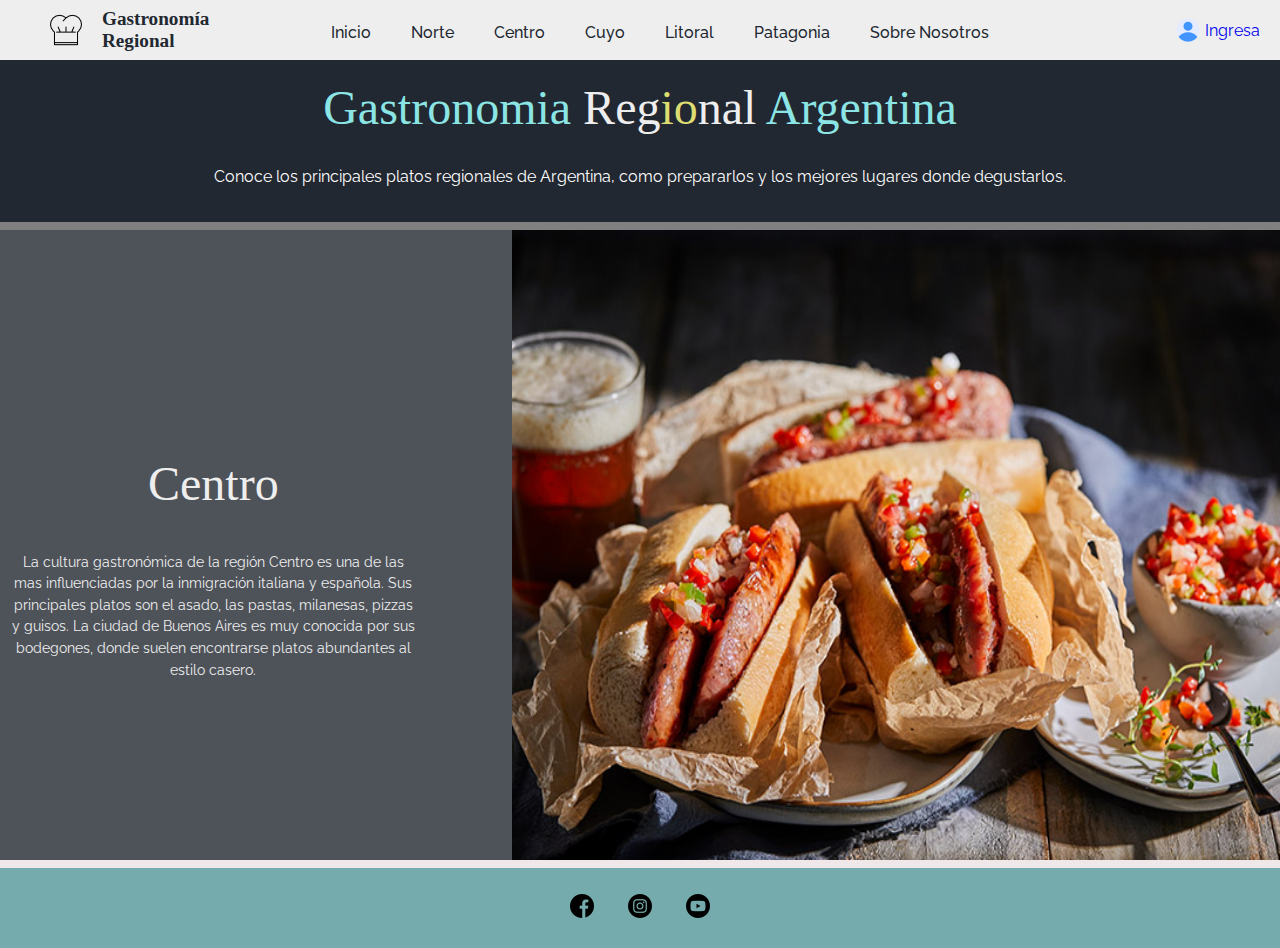
<file: index.html>
<!DOCTYPE html>
<html lang="es">

<head>
    <meta charset="UTF-8">
    <meta name="viewport" content="width=device-width, initial-scale=1.0">
    <title>Gastronomía Regional</title>
    <link rel="stylesheet" href="./css/estilos.css">
    <link rel="shortcut icon" href="./imagenes/sombrero-de-cocinero.png" type="image/x-icon">
    <style>
        @import url('https://fonts.googleapis.com/css2?family=Open+Sans:ital,wght@0,300..800;1,300..800&family=Quicksand:wght@300..700&family=Raleway:ital,wght@0,100..900;1,100..900&family=Roboto:ital,wght@0,100;0,300;0,400;0,500;0,700;0,900;1,100;1,300;1,400;1,500;1,700;1,900&display=swap');
    </style>
</head>

<body>
    <div class="contenedor">
        <header>
            <div class="logo">
                <img src="./imagenes/sombrero-de-cocinero.png" alt="logo" id="top">
                <p>Gastronomía <br>Regional</p>
            </div>
            <nav>
                <ul>
                    <li><a href="index.html">Inicio</a></li>
                    <li><a href="norte.html">Norte</a></li>
                    <li><a href="centro.html">Centro</a></li>
                    <li><a href="cuyo.html">Cuyo</a></li>
                    <li><a href="litoral.html">Litoral</a></li>
                    <li><a href="patagonia.html">Patagonia</a></li>
                    <li><a href="contacto.html">Sobre Nosotros</a></li>
                </ul>
            </nav>
            <div class="ingreso">
                <img src="./imagenes/user_3177440.png" alt="usuario">
                <a href="ingreso.html">Ingresa</a>
            </div>
        </header>
        <main>
        <div class="titulo-main">
            <h1><span style="color:rgb(140, 229, 229)">Gastronomia</span> <span>Reg<span style="color:rgb(221, 221, 114)">io</span>nal</span> <span style="color:rgb(140, 229, 229)">Argentina</span></h1>
            <p>Conoce los principales platos regionales de Argentina, como prepararlos y los mejores lugares
                donde
                degustarlos.</p>

        </div>
        <div class="slider">
            <div class="texto-slider" id="texto-slider">
                <h1>Centro</h1>
                <p>La cultura gastronómica de la región Centro es una de las mas influenciadas por la inmigración italiana y española. Sus principales platos son el asado, las pastas, milanesas, pizzas y guisos. La ciudad de Buenos Aires es muy conocida por sus bodegones, donde suelen encontrarse platos abundantes al estilo casero.
                </p>
            </div>
            <div class="img-fondo-slider" id="img-fondo-slider">
                <img src="./imagenes/Carrusel/choripan-bs-as.jpg" alt="imagen comida region" style="animation-duration: 2500ms; animation-name: slidein;">
            </div>
        </div>
        </main>
        <footer>
            <div class="social">
                <a href="https://www.facebook.com" target="_blank"><img src="./imagenes/facebook_1384005.png"
                        alt="facebook"></a>
                <a href="https://www.instagram.com" target="_blank"><img src="./imagenes/instagram_1384015.png"
                        alt="instagram"></a>
                <a href="https://www.youtube.com" target="_blank"><img src="./imagenes/youtube_1384012.png"
                        alt="youtube"></a>
            </div>
        </footer>
    </div>
    <script src="./JS/main.js"></script>
</body>

</html>
</file>
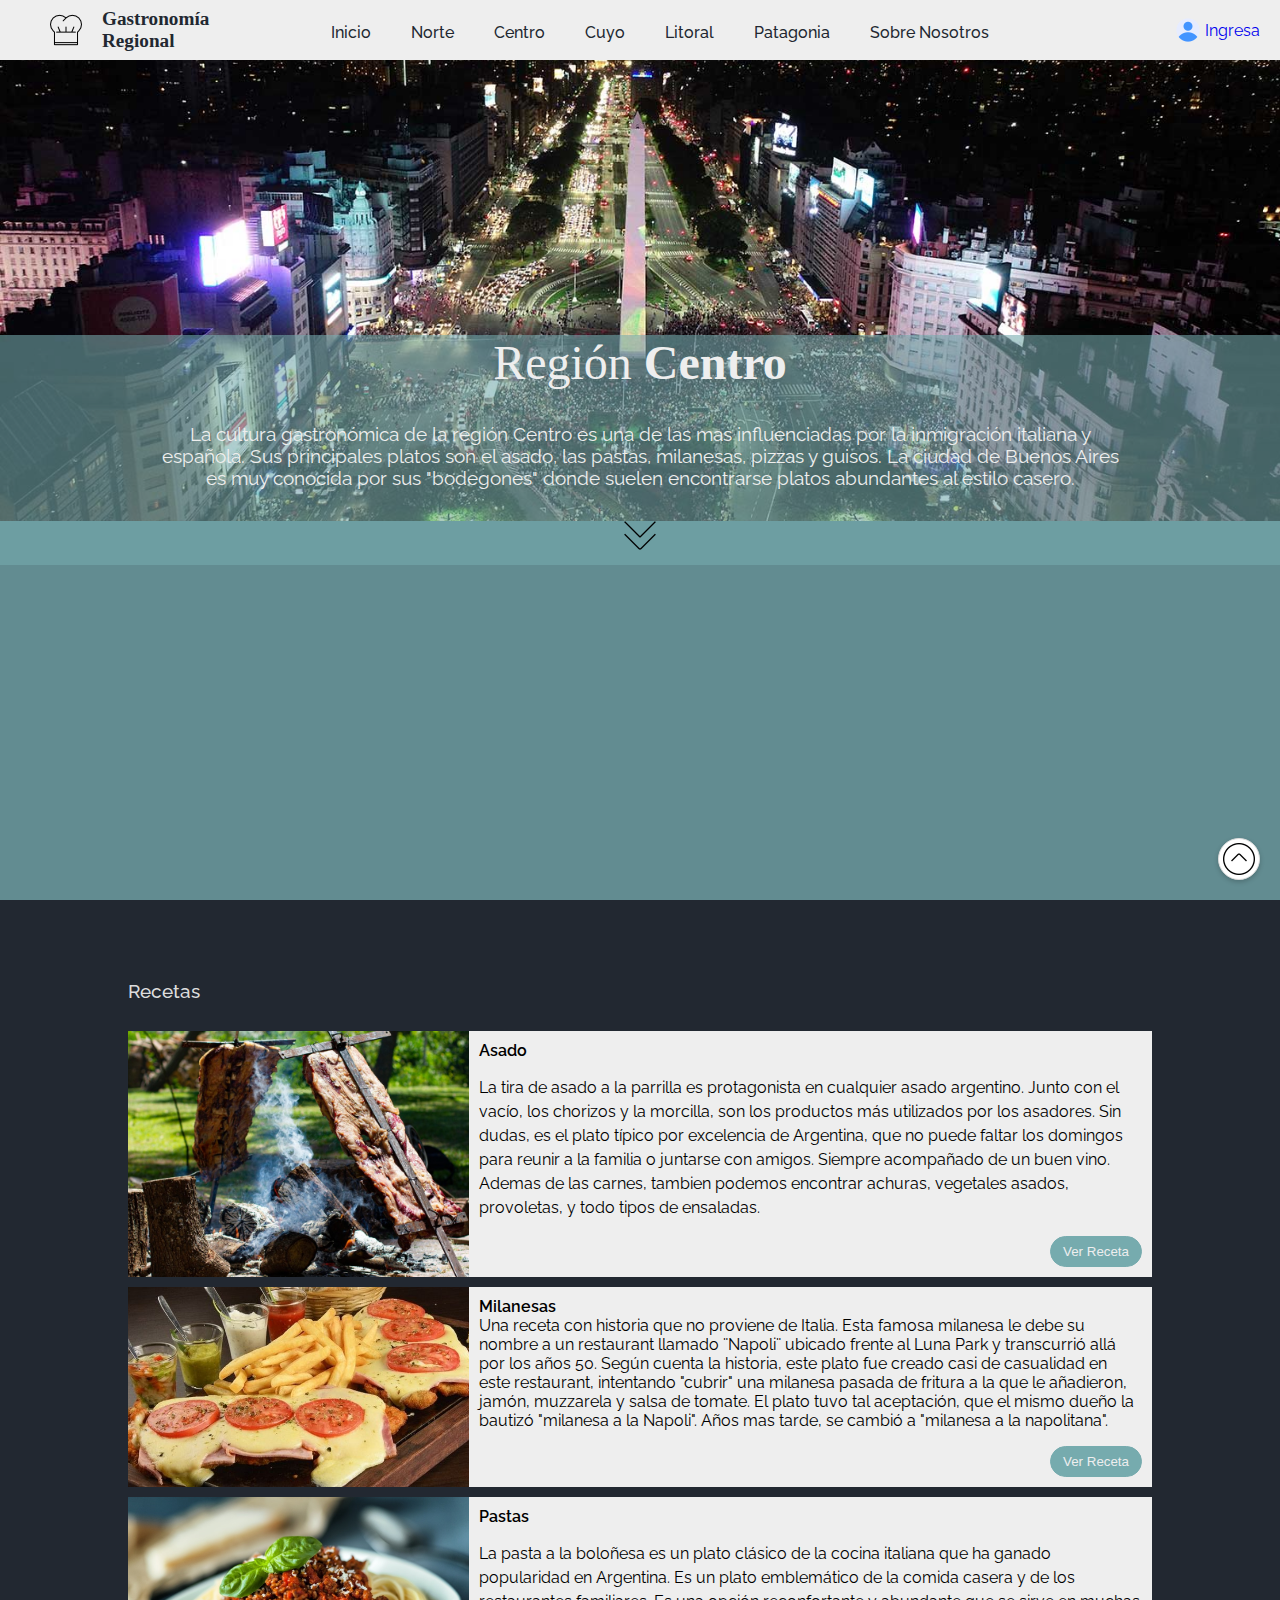
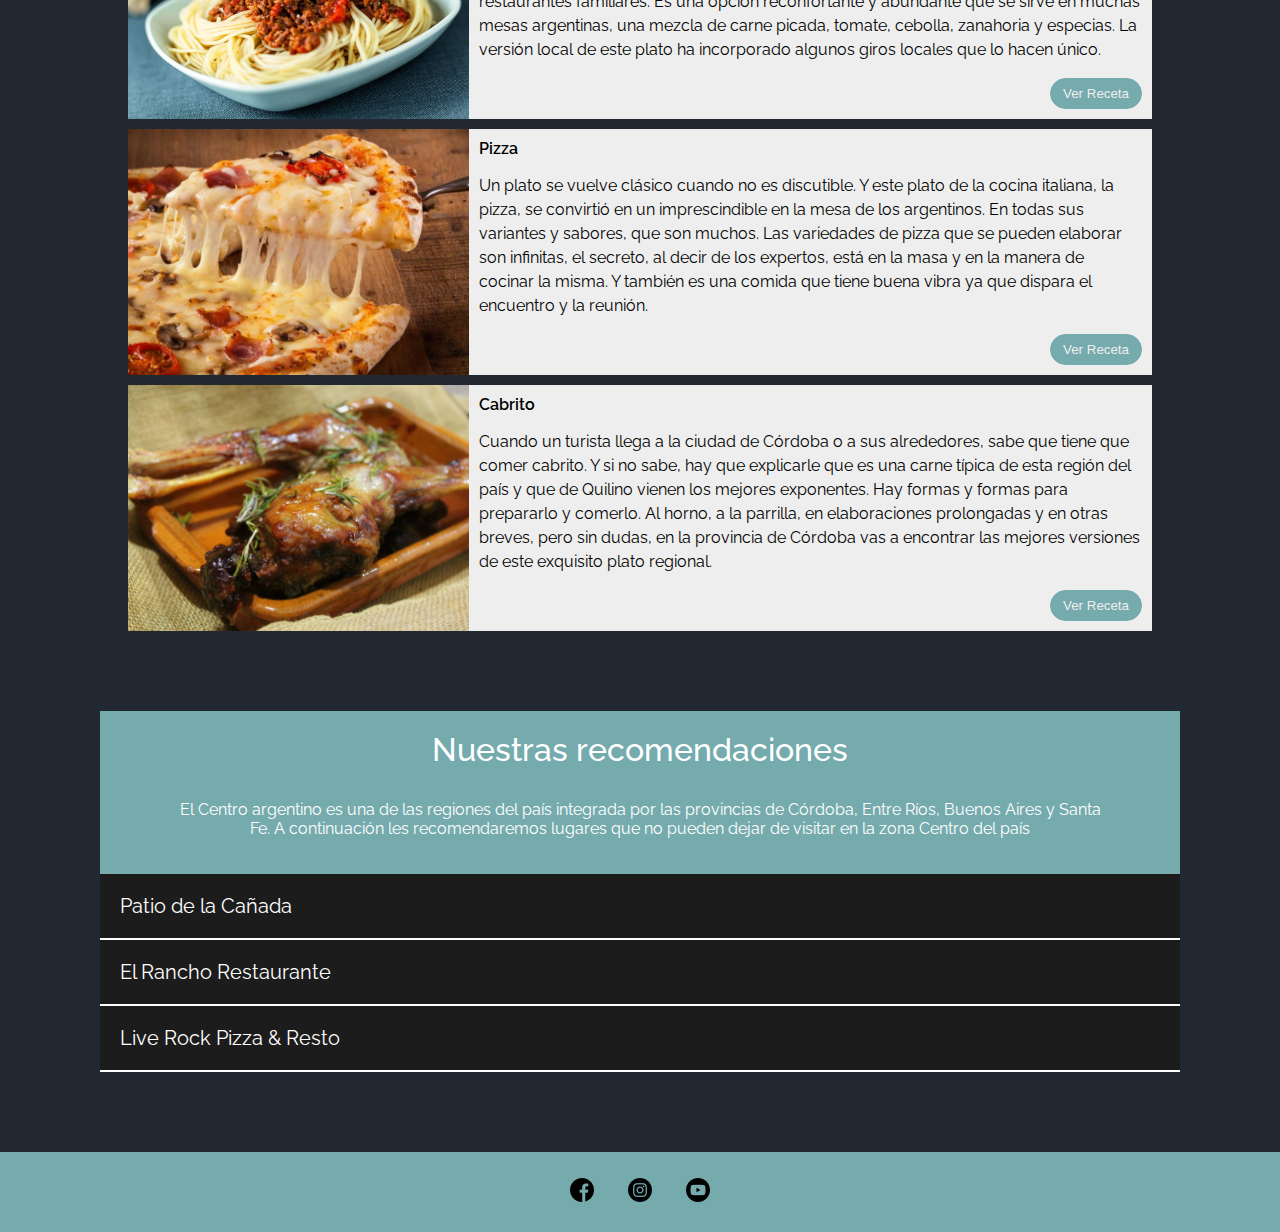
<file: centro.html>
<!DOCTYPE html>
<html lang="es">

<head>
    <meta charset="UTF-8">
    <meta name="viewport" content="width=device-width, initial-scale=1.0">
    <title>Gastronomía Regional - Centro</title>
    <link rel="stylesheet" href="./css/estilos.css">
    <link rel="shortcut icon" href="./imagenes/sombrero-de-cocinero.png" type="image/x-icon">
    <style>
        @import url('https://fonts.googleapis.com/css2?family=Open+Sans:ital,wght@0,300..800;1,300..800&family=Quicksand:wght@300..700&family=Raleway:ital,wght@0,100..900;1,100..900&family=Roboto:ital,wght@0,100;0,300;0,400;0,500;0,700;0,900;1,100;1,300;1,400;1,500;1,700;1,900&display=swap');
    </style>
</head>

<body class="centro">
    <div class="contenedor-regiones">
        <header>
            <div class="logo">
                <img src="./imagenes/sombrero-de-cocinero.png" alt="logo">
                <p>Gastronomía <br>Regional</p>
            </div>
            <nav>
                <ul>
                    <li><a href="index.html">Inicio</a></li>
                    <li><a href="norte.html">Norte</a></li>
                    <li><a href="centro.html">Centro</a></li>
                    <li><a href="cuyo.html">Cuyo</a></li>
                    <li><a href="litoral.html">Litoral</a></li>
                    <li><a href="patagonia.html">Patagonia</a></li>
                    <li><a href="contacto.html">Sobre Nosotros</a></li>
                </ul>
            </nav>
            <div class="ingreso">
                <img src="./imagenes/user_3177440.png" alt="usuario">
                <a href="ingreso.html">Ingresa</a>
            </div>
        </header>

        <main>
            <div class="cont-main-regiones">
                <div class="imagen">
                    <div class="titulo-region">
                        <h1>Región <strong>Centro</strong></h1>
                        <p>La cultura gastronómica de la región Centro es una de las mas influenciadas por la inmigración italiana y española. Sus principales platos son el asado, las pastas, milanesas, pizzas y guisos. La ciudad de Buenos Aires es muy conocida por sus "bodegones" donde suelen encontrarse platos abundantes al estilo casero.
                        </p>
                        <a href="#recetas"><img src="./imagenes/chevron-double-down_7482911.png" alt="flecha-abajo"></a>
                    </div>
                </div>
                <div class="cont-recetas">
                    <div class="volver" id="volver"></div>
                    <div id="recetas"></div>
                    <section class="recetas">
                        <h3>Recetas</h3>
                        <article class="asado">
                            <div class="img-receta"></div>
                            <div class="txt-receta">
                                <h4>Asado</h4>
                                <p>La tira de asado a la parrilla es protagonista en cualquier asado argentino. Junto
                                    con el vacío, los chorizos y la morcilla, son los productos más utilizados por los
                                    asadores. Sin dudas, es el plato típico por excelencia de Argentina, que no puede
                                    faltar los domingos para reunir a la familia o juntarse con amigos. Siempre
                                    acompañado de un buen vino. Ademas de las carnes, tambien podemos encontrar achuras,
                                    vegetales asados, provoletas, y todo tipos de ensaladas.</p>
                                <a href="recetas.html#asado"><button>Ver Receta</button></a>
                            </div>
                        </article>
                        <article class="milanesas">
                            <div class="img-receta"></div>
                            <div class="txt-receta">
                                <h4>Milanesas</h4>
                                Una receta con historia que no proviene de Italia. Esta famosa milanesa le debe su
                                    nombre a un restaurant llamado ¨Napoli¨ ubicado frente al Luna Park y transcurrió
                                    allá por los años 50. Según cuenta la historia, este plato fue creado casi de
                                    casualidad en este restaurant, intentando "cubrir" una milanesa pasada de fritura a
                                    la que le añadieron, jamón, muzzarela y salsa de tomate. El plato tuvo tal
                                    aceptación, que el mismo dueño la bautizó "milanesa a la Napoli". Años mas tarde, se
                                    cambió a "milanesa a la napolitana".
                                </p>
                                <a href="recetas.html#milanesas"><button>Ver Receta</button></a>
                            </div>
                        </article>
                        <article class="pastas">
                            <div class="img-receta"></div>
                            <div class="txt-receta">
                                <h4>Pastas</h4>
                                <p>La pasta a la boloñesa es un plato clásico de la cocina italiana que ha ganado
                                    popularidad en Argentina. Es un plato emblemático de la comida casera y de los
                                    restaurantes familiares. Es una opción reconfortante y abundante que se sirve en
                                    muchas mesas argentinas, una mezcla de carne picada, tomate, cebolla, zanahoria y
                                    especias. La versión local de este plato ha incorporado algunos giros locales que lo
                                    hacen único.
                                </p>
                                <a href="recetas.html#pastas"><button>Ver Receta</button></a>
                            </div>
                        </article>
                        <article class="pizza">
                            <div class="img-receta"></div>
                            <div class="txt-receta">
                                <h4>Pizza</h4>
                                <p>Un plato se vuelve clásico cuando no es discutible. Y este plato de la cocina
                                    italiana, la pizza, se convirtió en un imprescindible en la mesa de los argentinos.
                                    En todas sus variantes y sabores, que son muchos. Las variedades de pizza que se
                                    pueden elaborar son infinitas, el secreto, al decir de los expertos, está en la masa
                                    y en la manera de cocinar la misma. Y también es una comida que tiene buena vibra ya
                                    que dispara el encuentro y la reunión.
                                </p>
                                <a href="recetas.html#pizza"><button>Ver Receta</button></a>
                            </div>
                        </article>
                        <article class="cabrito">
                            <div class="img-receta"></div>
                            <div class="txt-receta">
                                <h4>Cabrito</h4>
                                 <p>Cuando un turista llega a la ciudad de Córdoba o a sus alrededores, sabe que tiene
                                    que comer cabrito. Y si no sabe, hay que explicarle que es una carne típica de esta
                                    región del país y que de Quilino vienen los mejores exponentes.
                                    Hay formas y formas para prepararlo y comerlo. Al horno, a la parrilla, en elaboraciones prolongadas y en otras breves, pero sin dudas, en la provincia de Córdoba vas a encontrar las mejores versiones de este exquisito plato regional.
                                </p>
                                <a href="recetas.html#cabrito"><button>Ver Receta</button></a>
                            </div>
                        </article>
                    </section>
                     <section>
                        <div class="contenedor-acordeon">
                            <div class="titulo-recomendaciones">
                               <h3 class="h3-recomendaciones">Nuestras recomendaciones</h3>
                            <p class="p-recomendaciones">El Centro argentino es una de las regiones del país integrada por las provincias de Córdoba, Entre Ríos,
                                 Buenos Aires y Santa Fe. A continuación les recomendaremos lugares que no pueden dejar de visitar en la zona Centro del país</p> 
                            </div>
                            <div class="acordeon">
                                <input type="radio" name="acordeon" id="btn-acordeon1" class="btn-acordeon">
                                <label for="btn-acordeon1">
                                    Patio de la Cañada
                                </label>
                                <div class="contenido-acordeon">
                                    <article>
                                      <p>Ubicado en Córdoba, "Patio de la Cañada" ofrece la parrilla típica argentina con carnes de primera calidad previamente 
                                        seleccionadas. Es atendido por sus propios dueños con años de experiencia. Opciones de parrilla libre o bien porciones de 
                                        cortes, pastas y minutas. Opción de cocción separada del resto para celiacos</p>  
                                    </article>
                                    <div class="iframes">
                                        <div class="iframe-ig">
                                            <p class="p-iframe">Contacto:</p>
                                           <blockquote class="instagram-media" data-instgrm-captioned data-instgrm-permalink="https://www.instagram.com/p/CypAN6cp9SH/?utm_source=ig_embed&amp;utm_campaign=loading" data-instgrm-version="14" style=" background:#FFF; border:0; border-radius:3px; box-shadow:0 0 1px 0 rgba(0,0,0,0.5),0 1px 10px 0 rgba(0,0,0,0.15); margin: 1px; max-width:540px; min-width:326px; padding:0; width:99.375%; width:-webkit-calc(100% - 2px); width:calc(100% - 2px);"><div style="padding:16px;"> <a href="https://www.instagram.com/p/CypAN6cp9SH/?utm_source=ig_embed&amp;utm_campaign=loading" style=" background:#FFFFFF; line-height:0; padding:0 0; text-align:center; text-decoration:none; width:100%;" target="_blank"> <div style=" display: flex; flex-direction: row; align-items: center;"> <div style="background-color: #F4F4F4; border-radius: 50%; flex-grow: 0; height: 40px; margin-right: 14px; width: 40px;"></div> <div style="display: flex; flex-direction: column; flex-grow: 1; justify-content: center;"> <div style=" background-color: #F4F4F4; border-radius: 4px; flex-grow: 0; height: 14px; margin-bottom: 6px; width: 100px;"></div> <div style=" background-color: #F4F4F4; border-radius: 4px; flex-grow: 0; height: 14px; width: 60px;"></div></div></div><div style="padding: 19% 0;"></div> <div style="display:block; height:50px; margin:0 auto 12px; width:50px;"><svg width="50px" height="50px" viewBox="0 0 60 60" version="1.1" xmlns="https://www.w3.org/2000/svg" xmlns:xlink="https://www.w3.org/1999/xlink"><g stroke="none" stroke-width="1" fill="none" fill-rule="evenodd"><g transform="translate(-511.000000, -20.000000)" fill="#000000"><g><path d="M556.869,30.41 C554.814,30.41 553.148,32.076 553.148,34.131 C553.148,36.186 554.814,37.852 556.869,37.852 C558.924,37.852 560.59,36.186 560.59,34.131 C560.59,32.076 558.924,30.41 556.869,30.41 M541,60.657 C535.114,60.657 530.342,55.887 530.342,50 C530.342,44.114 535.114,39.342 541,39.342 C546.887,39.342 551.658,44.114 551.658,50 C551.658,55.887 546.887,60.657 541,60.657 M541,33.886 C532.1,33.886 524.886,41.1 524.886,50 C524.886,58.899 532.1,66.113 541,66.113 C549.9,66.113 557.115,58.899 557.115,50 C557.115,41.1 549.9,33.886 541,33.886 M565.378,62.101 C565.244,65.022 564.756,66.606 564.346,67.663 C563.803,69.06 563.154,70.057 562.106,71.106 C561.058,72.155 560.06,72.803 558.662,73.347 C557.607,73.757 556.021,74.244 553.102,74.378 C549.944,74.521 548.997,74.552 541,74.552 C533.003,74.552 532.056,74.521 528.898,74.378 C525.979,74.244 524.393,73.757 523.338,73.347 C521.94,72.803 520.942,72.155 519.894,71.106 C518.846,70.057 518.197,69.06 517.654,67.663 C517.244,66.606 516.755,65.022 516.623,62.101 C516.479,58.943 516.448,57.996 516.448,50 C516.448,42.003 516.479,41.056 516.623,37.899 C516.755,34.978 517.244,33.391 517.654,32.338 C518.197,30.938 518.846,29.942 519.894,28.894 C520.942,27.846 521.94,27.196 523.338,26.654 C524.393,26.244 525.979,25.756 528.898,25.623 C532.057,25.479 533.004,25.448 541,25.448 C548.997,25.448 549.943,25.479 553.102,25.623 C556.021,25.756 557.607,26.244 558.662,26.654 C560.06,27.196 561.058,27.846 562.106,28.894 C563.154,29.942 563.803,30.938 564.346,32.338 C564.756,33.391 565.244,34.978 565.378,37.899 C565.522,41.056 565.552,42.003 565.552,50 C565.552,57.996 565.522,58.943 565.378,62.101 M570.82,37.631 C570.674,34.438 570.167,32.258 569.425,30.349 C568.659,28.377 567.633,26.702 565.965,25.035 C564.297,23.368 562.623,22.342 560.652,21.575 C558.743,20.834 556.562,20.326 553.369,20.18 C550.169,20.033 549.148,20 541,20 C532.853,20 531.831,20.033 528.631,20.18 C525.438,20.326 523.257,20.834 521.349,21.575 C519.376,22.342 517.703,23.368 516.035,25.035 C514.368,26.702 513.342,28.377 512.574,30.349 C511.834,32.258 511.326,34.438 511.181,37.631 C511.035,40.831 511,41.851 511,50 C511,58.147 511.035,59.17 511.181,62.369 C511.326,65.562 511.834,67.743 512.574,69.651 C513.342,71.625 514.368,73.296 516.035,74.965 C517.703,76.634 519.376,77.658 521.349,78.425 C523.257,79.167 525.438,79.673 528.631,79.82 C531.831,79.965 532.853,80.001 541,80.001 C549.148,80.001 550.169,79.965 553.369,79.82 C556.562,79.673 558.743,79.167 560.652,78.425 C562.623,77.658 564.297,76.634 565.965,74.965 C567.633,73.296 568.659,71.625 569.425,69.651 C570.167,67.743 570.674,65.562 570.82,62.369 C570.966,59.17 571,58.147 571,50 C571,41.851 570.966,40.831 570.82,37.631"></path></g></g></g></svg></div><div style="padding-top: 8px;"> <div style=" color:#3897f0; font-family:Arial,sans-serif; font-size:14px; font-style:normal; font-weight:550; line-height:18px;">Ver esta publicación en Instagram</div></div><div style="padding: 12.5% 0;"></div> <div style="display: flex; flex-direction: row; margin-bottom: 14px; align-items: center;"><div> <div style="background-color: #F4F4F4; border-radius: 50%; height: 12.5px; width: 12.5px; transform: translateX(0px) translateY(7px);"></div> <div style="background-color: #F4F4F4; height: 12.5px; transform: rotate(-45deg) translateX(3px) translateY(1px); width: 12.5px; flex-grow: 0; margin-right: 14px; margin-left: 2px;"></div> <div style="background-color: #F4F4F4; border-radius: 50%; height: 12.5px; width: 12.5px; transform: translateX(9px) translateY(-18px);"></div></div><div style="margin-left: 8px;"> <div style=" background-color: #F4F4F4; border-radius: 50%; flex-grow: 0; height: 20px; width: 20px;"></div> <div style=" width: 0; height: 0; border-top: 2px solid transparent; border-left: 6px solid #f4f4f4; border-bottom: 2px solid transparent; transform: translateX(16px) translateY(-4px) rotate(30deg)"></div></div><div style="margin-left: auto;"> <div style=" width: 0px; border-top: 8px solid #F4F4F4; border-right: 8px solid transparent; transform: translateY(16px);"></div> <div style=" background-color: #F4F4F4; flex-grow: 0; height: 12px; width: 16px; transform: translateY(-4px);"></div> <div style=" width: 0; height: 0; border-top: 8px solid #F4F4F4; border-left: 8px solid transparent; transform: translateY(-4px) translateX(8px);"></div></div></div> <div style="display: flex; flex-direction: column; flex-grow: 1; justify-content: center; margin-bottom: 24px;"> <div style=" background-color: #F4F4F4; border-radius: 4px; flex-grow: 0; height: 14px; margin-bottom: 6px; width: 224px;"></div> <div style=" background-color: #F4F4F4; border-radius: 4px; flex-grow: 0; height: 14px; width: 144px;"></div></div></a><p style=" color:#c9c8cd; font-family:Arial,sans-serif; font-size:14px; line-height:17px; margin-bottom:0; margin-top:8px; overflow:hidden; padding:8px 0 7px; text-align:center; text-overflow:ellipsis; white-space:nowrap;"><a href="https://www.instagram.com/p/CypAN6cp9SH/?utm_source=ig_embed&amp;utm_campaign=loading" style=" color:#c9c8cd; font-family:Arial,sans-serif; font-size:14px; font-style:normal; font-weight:normal; line-height:17px; text-decoration:none;" target="_blank">Una publicación compartida por Patio De La Cañada - Parrilla, restaurante (@patiodelacanada)</a></p></div></blockquote> <script async src="//www.instagram.com/embed.js"></script>
                                        </div>
                                        <div class="iframe-maps">
                                            <p class="p-iframe">Ubicación:</p>
                                            <iframe src="https://www.google.com/maps/embed?pb=!1m18!1m12!1m3!1d3405.1650130613593!2d-64.19277732532875!3d-31.40957939592062!2m3!1f0!2f0!3f0!3m2!1i1024!2i768!4f13.1!3m3!1m2!1s0x9432987ebdd4783f%3A0x90a911dd1ea52d5f!2sPatio%20de%20la%20Ca%C3%B1ada!5e0!3m2!1ses-419!2sar!4v1715887083095!5m2!1ses-419!2sar" width="400" height="300" style="border:0;" allowfullscreen="" loading="lazy" referrerpolicy="no-referrer-when-downgrade"></iframe>
                                        </div>
                                    </div>
                                </div>
                            </div>
                            <div class="acordeon">
                             <input type="radio" name="acordeon" id="btn-acordeon2" class="btn-acordeon">
                             <label for="btn-acordeon2">
                                 El Rancho Restaurante
                             </label>
                             <div class="contenido-acordeon">
                                <article>
                                    <p>El Rancho es un Restaurante que destaca por su buen aspecto, servicio y calidez familiar. Ideal para pasar buenos momentos 
                                        acompañados de la mejor comida parrillera.</p> <br>
                                </article>
                                <div class="iframes">
                                    <div class="iframe-ig">
                                        <p class="p-iframe">Contacto:</p>
                                        <blockquote class="instagram-media" data-instgrm-captioned data-instgrm-permalink="https://www.instagram.com/p/C61WDhqN1Tq/?utm_source=ig_embed&amp;utm_campaign=loading" data-instgrm-version="14" style=" background:#FFF; border:0; border-radius:3px; box-shadow:0 0 1px 0 rgba(0,0,0,0.5),0 1px 10px 0 rgba(0,0,0,0.15); margin: 1px; max-width:540px; min-width:326px; padding:0; width:99.375%; width:-webkit-calc(100% - 2px); width:calc(100% - 2px);"><div style="padding:16px;"> <a href="https://www.instagram.com/p/C61WDhqN1Tq/?utm_source=ig_embed&amp;utm_campaign=loading" style=" background:#FFFFFF; line-height:0; padding:0 0; text-align:center; text-decoration:none; width:100%;" target="_blank"> <div style=" display: flex; flex-direction: row; align-items: center;"> <div style="background-color: #F4F4F4; border-radius: 50%; flex-grow: 0; height: 40px; margin-right: 14px; width: 40px;"></div> <div style="display: flex; flex-direction: column; flex-grow: 1; justify-content: center;"> <div style=" background-color: #F4F4F4; border-radius: 4px; flex-grow: 0; height: 14px; margin-bottom: 6px; width: 100px;"></div> <div style=" background-color: #F4F4F4; border-radius: 4px; flex-grow: 0; height: 14px; width: 60px;"></div></div></div><div style="padding: 19% 0;"></div> <div style="display:block; height:50px; margin:0 auto 12px; width:50px;"><svg width="50px" height="50px" viewBox="0 0 60 60" version="1.1" xmlns="https://www.w3.org/2000/svg" xmlns:xlink="https://www.w3.org/1999/xlink"><g stroke="none" stroke-width="1" fill="none" fill-rule="evenodd"><g transform="translate(-511.000000, -20.000000)" fill="#000000"><g><path d="M556.869,30.41 C554.814,30.41 553.148,32.076 553.148,34.131 C553.148,36.186 554.814,37.852 556.869,37.852 C558.924,37.852 560.59,36.186 560.59,34.131 C560.59,32.076 558.924,30.41 556.869,30.41 M541,60.657 C535.114,60.657 530.342,55.887 530.342,50 C530.342,44.114 535.114,39.342 541,39.342 C546.887,39.342 551.658,44.114 551.658,50 C551.658,55.887 546.887,60.657 541,60.657 M541,33.886 C532.1,33.886 524.886,41.1 524.886,50 C524.886,58.899 532.1,66.113 541,66.113 C549.9,66.113 557.115,58.899 557.115,50 C557.115,41.1 549.9,33.886 541,33.886 M565.378,62.101 C565.244,65.022 564.756,66.606 564.346,67.663 C563.803,69.06 563.154,70.057 562.106,71.106 C561.058,72.155 560.06,72.803 558.662,73.347 C557.607,73.757 556.021,74.244 553.102,74.378 C549.944,74.521 548.997,74.552 541,74.552 C533.003,74.552 532.056,74.521 528.898,74.378 C525.979,74.244 524.393,73.757 523.338,73.347 C521.94,72.803 520.942,72.155 519.894,71.106 C518.846,70.057 518.197,69.06 517.654,67.663 C517.244,66.606 516.755,65.022 516.623,62.101 C516.479,58.943 516.448,57.996 516.448,50 C516.448,42.003 516.479,41.056 516.623,37.899 C516.755,34.978 517.244,33.391 517.654,32.338 C518.197,30.938 518.846,29.942 519.894,28.894 C520.942,27.846 521.94,27.196 523.338,26.654 C524.393,26.244 525.979,25.756 528.898,25.623 C532.057,25.479 533.004,25.448 541,25.448 C548.997,25.448 549.943,25.479 553.102,25.623 C556.021,25.756 557.607,26.244 558.662,26.654 C560.06,27.196 561.058,27.846 562.106,28.894 C563.154,29.942 563.803,30.938 564.346,32.338 C564.756,33.391 565.244,34.978 565.378,37.899 C565.522,41.056 565.552,42.003 565.552,50 C565.552,57.996 565.522,58.943 565.378,62.101 M570.82,37.631 C570.674,34.438 570.167,32.258 569.425,30.349 C568.659,28.377 567.633,26.702 565.965,25.035 C564.297,23.368 562.623,22.342 560.652,21.575 C558.743,20.834 556.562,20.326 553.369,20.18 C550.169,20.033 549.148,20 541,20 C532.853,20 531.831,20.033 528.631,20.18 C525.438,20.326 523.257,20.834 521.349,21.575 C519.376,22.342 517.703,23.368 516.035,25.035 C514.368,26.702 513.342,28.377 512.574,30.349 C511.834,32.258 511.326,34.438 511.181,37.631 C511.035,40.831 511,41.851 511,50 C511,58.147 511.035,59.17 511.181,62.369 C511.326,65.562 511.834,67.743 512.574,69.651 C513.342,71.625 514.368,73.296 516.035,74.965 C517.703,76.634 519.376,77.658 521.349,78.425 C523.257,79.167 525.438,79.673 528.631,79.82 C531.831,79.965 532.853,80.001 541,80.001 C549.148,80.001 550.169,79.965 553.369,79.82 C556.562,79.673 558.743,79.167 560.652,78.425 C562.623,77.658 564.297,76.634 565.965,74.965 C567.633,73.296 568.659,71.625 569.425,69.651 C570.167,67.743 570.674,65.562 570.82,62.369 C570.966,59.17 571,58.147 571,50 C571,41.851 570.966,40.831 570.82,37.631"></path></g></g></g></svg></div><div style="padding-top: 8px;"> <div style=" color:#3897f0; font-family:Arial,sans-serif; font-size:14px; font-style:normal; font-weight:550; line-height:18px;">Ver esta publicación en Instagram</div></div><div style="padding: 12.5% 0;"></div> <div style="display: flex; flex-direction: row; margin-bottom: 14px; align-items: center;"><div> <div style="background-color: #F4F4F4; border-radius: 50%; height: 12.5px; width: 12.5px; transform: translateX(0px) translateY(7px);"></div> <div style="background-color: #F4F4F4; height: 12.5px; transform: rotate(-45deg) translateX(3px) translateY(1px); width: 12.5px; flex-grow: 0; margin-right: 14px; margin-left: 2px;"></div> <div style="background-color: #F4F4F4; border-radius: 50%; height: 12.5px; width: 12.5px; transform: translateX(9px) translateY(-18px);"></div></div><div style="margin-left: 8px;"> <div style=" background-color: #F4F4F4; border-radius: 50%; flex-grow: 0; height: 20px; width: 20px;"></div> <div style=" width: 0; height: 0; border-top: 2px solid transparent; border-left: 6px solid #f4f4f4; border-bottom: 2px solid transparent; transform: translateX(16px) translateY(-4px) rotate(30deg)"></div></div><div style="margin-left: auto;"> <div style=" width: 0px; border-top: 8px solid #F4F4F4; border-right: 8px solid transparent; transform: translateY(16px);"></div> <div style=" background-color: #F4F4F4; flex-grow: 0; height: 12px; width: 16px; transform: translateY(-4px);"></div> <div style=" width: 0; height: 0; border-top: 8px solid #F4F4F4; border-left: 8px solid transparent; transform: translateY(-4px) translateX(8px);"></div></div></div> <div style="display: flex; flex-direction: column; flex-grow: 1; justify-content: center; margin-bottom: 24px;"> <div style=" background-color: #F4F4F4; border-radius: 4px; flex-grow: 0; height: 14px; margin-bottom: 6px; width: 224px;"></div> <div style=" background-color: #F4F4F4; border-radius: 4px; flex-grow: 0; height: 14px; width: 144px;"></div></div></a><p style=" color:#c9c8cd; font-family:Arial,sans-serif; font-size:14px; line-height:17px; margin-bottom:0; margin-top:8px; overflow:hidden; padding:8px 0 7px; text-align:center; text-overflow:ellipsis; white-space:nowrap;"><a href="https://www.instagram.com/p/C61WDhqN1Tq/?utm_source=ig_embed&amp;utm_campaign=loading" style=" color:#c9c8cd; font-family:Arial,sans-serif; font-size:14px; font-style:normal; font-weight:normal; line-height:17px; text-decoration:none;" target="_blank">Una publicación compartida por Restaurante familiar | Gastronomía | Santa Fe Capital (@el.rancho1)</a></p></div></blockquote> <script async src="//www.instagram.com/embed.js"></script>
                                    </div>
                                    <div class="iframe-maps">
                                        <p class="p-iframe">Ubicación:</p>
                                        <iframe src="https://www.google.com/maps/embed?pb=!1m14!1m8!1m3!1d13588.044686527945!2d-60.7119769!3d-31.6335445!3m2!1i1024!2i768!4f13.1!3m3!1m2!1s0x95b5a9c8f024f29b%3A0x8b54f1e31e4d553a!2sEl%20Rancho%20Restaurante!5e0!3m2!1ses-419!2sar!4v1715887564164!5m2!1ses-419!2sar" width="400" height="300" style="border:0;" allowfullscreen="" loading="lazy" referrerpolicy="no-referrer-when-downgrade"></iframe>
                                    </div>
                                </div>
                            </div>
                        </div>
                         <div class="acordeon">
                             <input type="radio" name="acordeon" id="btn-acordeon3" class="btn-acordeon">
                             <label for="btn-acordeon3">
                                Live Rock Pizza & Resto
                             </label>
                             <div class="contenido-acordeon">
                                <article>
                                    <p>Ubicado en pleno centro comercial de Paraná, brindan un servicio gastronómico completo con menúes a toda hora, 
                                        cocina abierta todo el día, atención a grupos-delegaciones, con una hora gratis después de las 13hs. Cuentan con 
                                        shows musicales y karaoke los días jueves.</p>
                                </article>
                                <div class="iframes">
                                    <div class="iframe-ig">
                                        <p class="p-iframe">Contacto:</p>
                                       <blockquote class="instagram-media" data-instgrm-captioned data-instgrm-permalink="https://www.instagram.com/p/C2qV7hRvVxF/?utm_source=ig_embed&amp;utm_campaign=loading" data-instgrm-version="14" style=" background:#FFF; border:0; border-radius:3px; box-shadow:0 0 1px 0 rgba(0,0,0,0.5),0 1px 10px 0 rgba(0,0,0,0.15); margin: 1px; max-width:540px; min-width:326px; padding:0; width:99.375%; width:-webkit-calc(100% - 2px); width:calc(100% - 2px);"><div style="padding:16px;"> <a href="https://www.instagram.com/p/C2qV7hRvVxF/?utm_source=ig_embed&amp;utm_campaign=loading" style=" background:#FFFFFF; line-height:0; padding:0 0; text-align:center; text-decoration:none; width:100%;" target="_blank"> <div style=" display: flex; flex-direction: row; align-items: center;"> <div style="background-color: #F4F4F4; border-radius: 50%; flex-grow: 0; height: 40px; margin-right: 14px; width: 40px;"></div> <div style="display: flex; flex-direction: column; flex-grow: 1; justify-content: center;"> <div style=" background-color: #F4F4F4; border-radius: 4px; flex-grow: 0; height: 14px; margin-bottom: 6px; width: 100px;"></div> <div style=" background-color: #F4F4F4; border-radius: 4px; flex-grow: 0; height: 14px; width: 60px;"></div></div></div><div style="padding: 19% 0;"></div> <div style="display:block; height:50px; margin:0 auto 12px; width:50px;"><svg width="50px" height="50px" viewBox="0 0 60 60" version="1.1" xmlns="https://www.w3.org/2000/svg" xmlns:xlink="https://www.w3.org/1999/xlink"><g stroke="none" stroke-width="1" fill="none" fill-rule="evenodd"><g transform="translate(-511.000000, -20.000000)" fill="#000000"><g><path d="M556.869,30.41 C554.814,30.41 553.148,32.076 553.148,34.131 C553.148,36.186 554.814,37.852 556.869,37.852 C558.924,37.852 560.59,36.186 560.59,34.131 C560.59,32.076 558.924,30.41 556.869,30.41 M541,60.657 C535.114,60.657 530.342,55.887 530.342,50 C530.342,44.114 535.114,39.342 541,39.342 C546.887,39.342 551.658,44.114 551.658,50 C551.658,55.887 546.887,60.657 541,60.657 M541,33.886 C532.1,33.886 524.886,41.1 524.886,50 C524.886,58.899 532.1,66.113 541,66.113 C549.9,66.113 557.115,58.899 557.115,50 C557.115,41.1 549.9,33.886 541,33.886 M565.378,62.101 C565.244,65.022 564.756,66.606 564.346,67.663 C563.803,69.06 563.154,70.057 562.106,71.106 C561.058,72.155 560.06,72.803 558.662,73.347 C557.607,73.757 556.021,74.244 553.102,74.378 C549.944,74.521 548.997,74.552 541,74.552 C533.003,74.552 532.056,74.521 528.898,74.378 C525.979,74.244 524.393,73.757 523.338,73.347 C521.94,72.803 520.942,72.155 519.894,71.106 C518.846,70.057 518.197,69.06 517.654,67.663 C517.244,66.606 516.755,65.022 516.623,62.101 C516.479,58.943 516.448,57.996 516.448,50 C516.448,42.003 516.479,41.056 516.623,37.899 C516.755,34.978 517.244,33.391 517.654,32.338 C518.197,30.938 518.846,29.942 519.894,28.894 C520.942,27.846 521.94,27.196 523.338,26.654 C524.393,26.244 525.979,25.756 528.898,25.623 C532.057,25.479 533.004,25.448 541,25.448 C548.997,25.448 549.943,25.479 553.102,25.623 C556.021,25.756 557.607,26.244 558.662,26.654 C560.06,27.196 561.058,27.846 562.106,28.894 C563.154,29.942 563.803,30.938 564.346,32.338 C564.756,33.391 565.244,34.978 565.378,37.899 C565.522,41.056 565.552,42.003 565.552,50 C565.552,57.996 565.522,58.943 565.378,62.101 M570.82,37.631 C570.674,34.438 570.167,32.258 569.425,30.349 C568.659,28.377 567.633,26.702 565.965,25.035 C564.297,23.368 562.623,22.342 560.652,21.575 C558.743,20.834 556.562,20.326 553.369,20.18 C550.169,20.033 549.148,20 541,20 C532.853,20 531.831,20.033 528.631,20.18 C525.438,20.326 523.257,20.834 521.349,21.575 C519.376,22.342 517.703,23.368 516.035,25.035 C514.368,26.702 513.342,28.377 512.574,30.349 C511.834,32.258 511.326,34.438 511.181,37.631 C511.035,40.831 511,41.851 511,50 C511,58.147 511.035,59.17 511.181,62.369 C511.326,65.562 511.834,67.743 512.574,69.651 C513.342,71.625 514.368,73.296 516.035,74.965 C517.703,76.634 519.376,77.658 521.349,78.425 C523.257,79.167 525.438,79.673 528.631,79.82 C531.831,79.965 532.853,80.001 541,80.001 C549.148,80.001 550.169,79.965 553.369,79.82 C556.562,79.673 558.743,79.167 560.652,78.425 C562.623,77.658 564.297,76.634 565.965,74.965 C567.633,73.296 568.659,71.625 569.425,69.651 C570.167,67.743 570.674,65.562 570.82,62.369 C570.966,59.17 571,58.147 571,50 C571,41.851 570.966,40.831 570.82,37.631"></path></g></g></g></svg></div><div style="padding-top: 8px;"> <div style=" color:#3897f0; font-family:Arial,sans-serif; font-size:14px; font-style:normal; font-weight:550; line-height:18px;">Ver esta publicación en Instagram</div></div><div style="padding: 12.5% 0;"></div> <div style="display: flex; flex-direction: row; margin-bottom: 14px; align-items: center;"><div> <div style="background-color: #F4F4F4; border-radius: 50%; height: 12.5px; width: 12.5px; transform: translateX(0px) translateY(7px);"></div> <div style="background-color: #F4F4F4; height: 12.5px; transform: rotate(-45deg) translateX(3px) translateY(1px); width: 12.5px; flex-grow: 0; margin-right: 14px; margin-left: 2px;"></div> <div style="background-color: #F4F4F4; border-radius: 50%; height: 12.5px; width: 12.5px; transform: translateX(9px) translateY(-18px);"></div></div><div style="margin-left: 8px;"> <div style=" background-color: #F4F4F4; border-radius: 50%; flex-grow: 0; height: 20px; width: 20px;"></div> <div style=" width: 0; height: 0; border-top: 2px solid transparent; border-left: 6px solid #f4f4f4; border-bottom: 2px solid transparent; transform: translateX(16px) translateY(-4px) rotate(30deg)"></div></div><div style="margin-left: auto;"> <div style=" width: 0px; border-top: 8px solid #F4F4F4; border-right: 8px solid transparent; transform: translateY(16px);"></div> <div style=" background-color: #F4F4F4; flex-grow: 0; height: 12px; width: 16px; transform: translateY(-4px);"></div> <div style=" width: 0; height: 0; border-top: 8px solid #F4F4F4; border-left: 8px solid transparent; transform: translateY(-4px) translateX(8px);"></div></div></div> <div style="display: flex; flex-direction: column; flex-grow: 1; justify-content: center; margin-bottom: 24px;"> <div style=" background-color: #F4F4F4; border-radius: 4px; flex-grow: 0; height: 14px; margin-bottom: 6px; width: 224px;"></div> <div style=" background-color: #F4F4F4; border-radius: 4px; flex-grow: 0; height: 14px; width: 144px;"></div></div></a><p style=" color:#c9c8cd; font-family:Arial,sans-serif; font-size:14px; line-height:17px; margin-bottom:0; margin-top:8px; overflow:hidden; padding:8px 0 7px; text-align:center; text-overflow:ellipsis; white-space:nowrap;"><a href="https://www.instagram.com/p/C2qV7hRvVxF/?utm_source=ig_embed&amp;utm_campaign=loading" style=" color:#c9c8cd; font-family:Arial,sans-serif; font-size:14px; font-style:normal; font-weight:normal; line-height:17px; text-decoration:none;" target="_blank">Una publicación compartida por Live Rock Pizza Restó (@liverockparana)</a></p></div></blockquote> <script async src="//www.instagram.com/embed.js"></script>
                                    </div>
                                    <div class="iframe-maps">
                                        <p class="p-iframe">Ubicación:</p>
                                        <iframe src="https://www.google.com/maps/embed?pb=!1m14!1m8!1m3!1d13573.424579228238!2d-60.5304183!3d-31.7334785!3m2!1i1024!2i768!4f13.1!3m3!1m2!1s0x95b4527ecf8a27cb%3A0x99498330c46e80f1!2sLive%20Rock%20Pizza%20%26%20Resto!5e0!3m2!1ses-419!2sar!4v1715888167571!5m2!1ses-419!2sar" width="400" height="300" style="border:0;" allowfullscreen="" loading="lazy" referrerpolicy="no-referrer-when-downgrade"></iframe>
                                    </div>
                                </div>
                             </div>
                         </div>
                        </div>
                    </section>
                    <a href="#" class="top-btn" title="Volver arriba">
                        <img src="./imagenes/angle-circle-up_7482888.png" alt="Ícono de volver arriba">
                    </a>
                </div>
            </div>
        </main>

        <footer>
            <div class="social">
                <a href="https://www.facebook.com" target="_blank"><img src="./imagenes/facebook_1384005.png"
                        alt="facebook"></a>
                <a href="https://www.instagram.com" target="_blank"><img src="./imagenes/instagram_1384015.png"
                        alt="instagram"></a>
                <a href="https://www.youtube.com" target="_blank"><img src="./imagenes/youtube_1384012.png"
                        alt="youtube"></a>
            </div>
        </footer>
    </div>
</body>

</html>
</file>
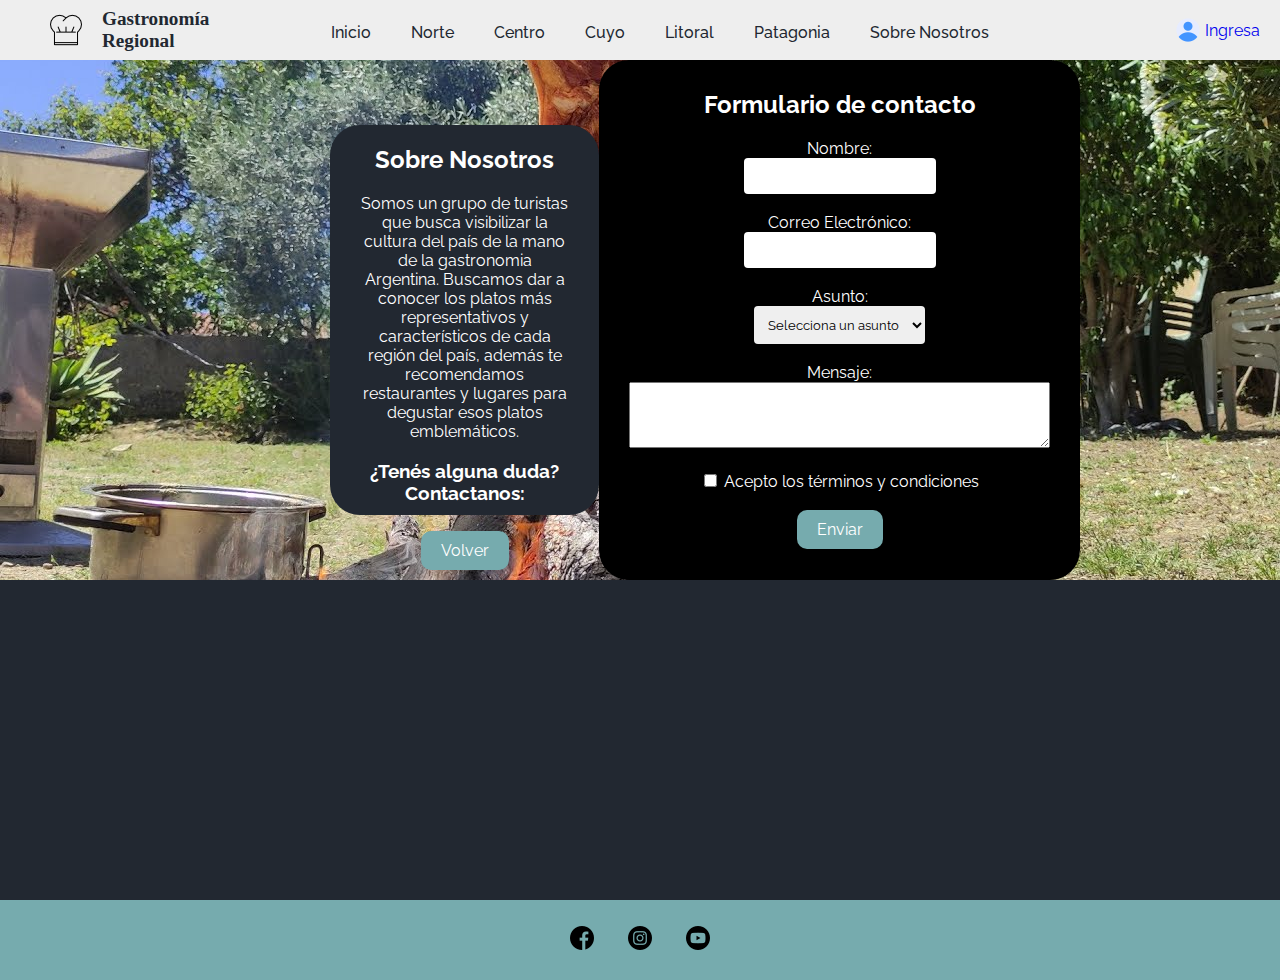
<file: contacto.html>
<!DOCTYPE html>
<html lang="en">
<head>
    <meta charset="UTF-8">
    <meta name="viewport" content="width=device-width, initial-scale=1.0">
    <title>Contacto</title>
    <link rel="stylesheet" href="./css/estilos.css">
    <link rel="shortcut icon" href="./imagenes/sombrero-de-cocinero.png" type="image/x-icon">
    <style>
        @import url('https://fonts.googleapis.com/css2?family=Open+Sans:ital,wght@0,300..800;1,300..800&family=Quicksand:wght@300..700&family=Raleway:ital,wght@0,100..900;1,100..900&family=Roboto:ital,wght@0,100;0,300;0,400;0,500;0,700;0,900;1,100;1,300;1,400;1,500;1,700;1,900&display=swap');
    </style>
</head>

<body>
    <div class="contenedor">
        <header>
            <div class="logo">
                <img src="./imagenes/sombrero-de-cocinero.png" alt="logo" id="top">
                <p>Gastronomía <br>Regional</p>
            </div>
            <nav>
                <ul>
                    <li><a href="index.html">Inicio</a></li>
                    <li><a href="norte.html">Norte</a></li>
                    <li><a href="centro.html">Centro</a></li>
                    <li><a href="cuyo.html">Cuyo</a></li>
                    <li><a href="litoral.html">Litoral</a></li>
                    <li><a href="patagonia.html">Patagonia</a></li>
                    <li><a href="contacto.html">Sobre Nosotros</a></li>
                </ul>
            </nav>
            <div class="ingreso">
                <img src="./imagenes/user_3177440.png" alt="usuario">
                <a href="ingreso.html">Ingresa</a>
            </div>
        </header>
        <main>
            <div class="contenedor-contacto">
                  <div class="form-contacto"> 
                    <h2 class="h2-contacto">Sobre Nosotros</h2>
                    <p class="p-contacto">Somos un grupo de turistas que busca visibilizar la cultura del país de la mano de la gastronomia Argentina.
                       Buscamos dar a conocer los platos más representativos y característicos de cada región del país, además te recomendamos
                       restaurantes y lugares para degustar esos platos emblemáticos. </p>
                   <h3>¿Tenés alguna duda? Contactanos: </h3> <br>
                      <a class="link-form" href="index.html">Volver</a>       
            </div>
            <div class="form-contacto-con-js">
                <h2>Formulario de contacto</h2>

                <form action="" method="POST" id="formulario-de-contacto">
                  <label for="nombre-js">Nombre:</label><br>
                  <input class="input-form" type="text" id="nombre-js" name="nombre-js"><br><br>
  
                  <label for="email">Correo Electrónico:</label><br>
                  <input class="input-form" type="email" id="email-js" name="email-js"><br><br>
                  
                  <label for="asunto-js">Asunto:</label><br>
                  <select class="input-form" id="asunto-js" name="asunto-js">
                      <option value="">Selecciona un asunto</option>
                      <option value="consulta">Consulta</option>
                      <option value="sugerencia">Sugerencia</option>
                      <option value="reclamo">Reclamo</option>
                  </select><br><br>

                  <label for="mensaje-js">Mensaje:</label><br>
                  <textarea id="mensaje-js" name="mensaje-js" rows="4" cols="50"></textarea><br><br>           
                  <label>
                      <input type="checkbox" id="acepto-js" name="acepto-js">
                      Acepto los términos y condiciones
                  </label><br><br>
                  <input class="boton-formulario-contacto" type="submit" value="Enviar">
                  <p class="alertas" id="alertas"></p>
                </form>
            </div>
            </div>
        </div>  
        </main>
      <footer>
        <div class="social">
            <a href="https://www.facebook.com" target="_blank"><img src="./imagenes/facebook_1384005.png"
                    alt="facebook"></a>
            <a href="https://www.instagram.com" target="_blank"><img src="./imagenes/instagram_1384015.png"
                    alt="instagram"></a>
            <a href="https://www.youtube.com" target="_blank"><img src="./imagenes/youtube_1384012.png"
                    alt="youtube"></a>
        </div>
        </footer>
    </div>    
    <script src="./JS/main.js"></script>
</body>
</html>
</file>
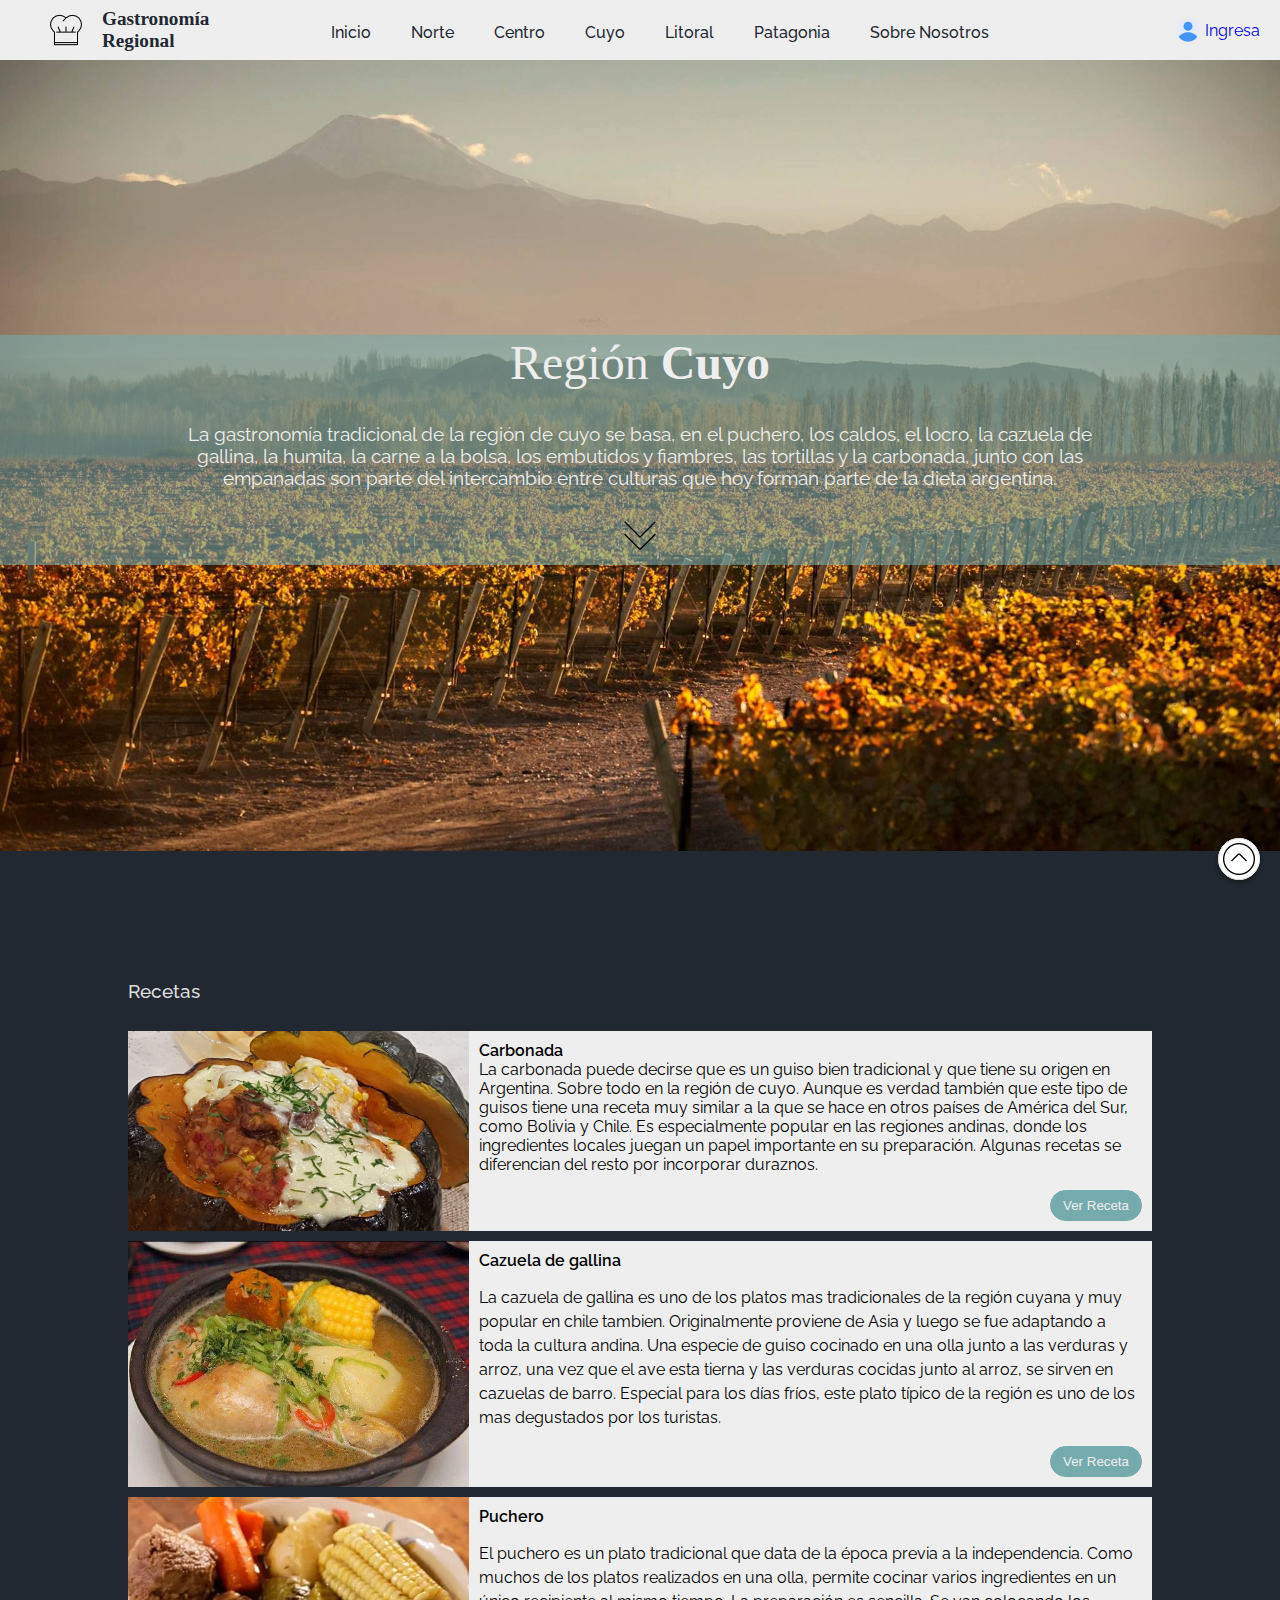
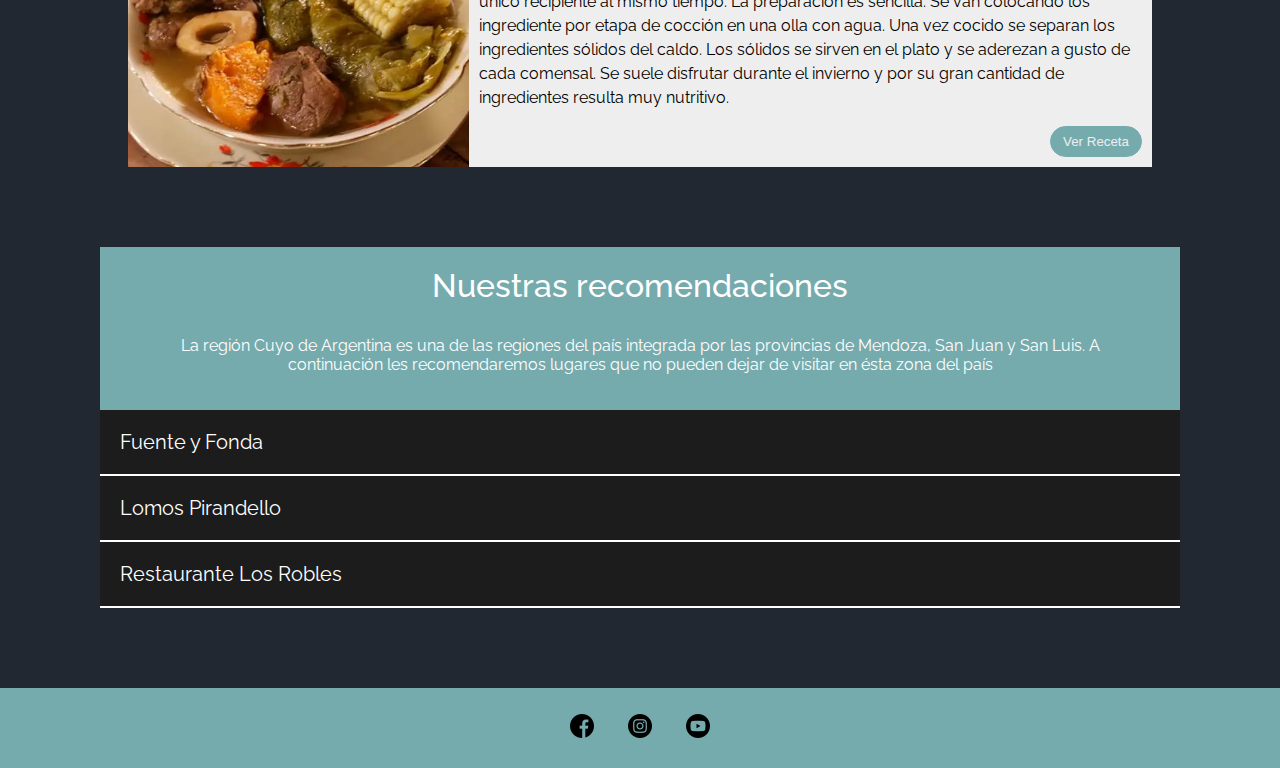
<file: cuyo.html>
<!DOCTYPE html>
<html lang="es"> 

<head>
    <meta charset="UTF-8">
    <meta name="viewport" content="width=device-width, initial-scale=1.0">
    <title>Gastronomía Regional - Cuyo</title>
    <link rel="stylesheet" href="./css/estilos.css">
    <link rel="shortcut icon" href="./imagenes/sombrero-de-cocinero.png" type="image/x-icon">
    <style>
        @import url('https://fonts.googleapis.com/css2?family=Open+Sans:ital,wght@0,300..800;1,300..800&family=Quicksand:wght@300..700&family=Raleway:ital,wght@0,100..900;1,100..900&family=Roboto:ital,wght@0,100;0,300;0,400;0,500;0,700;0,900;1,100;1,300;1,400;1,500;1,700;1,900&display=swap');
    </style>
</head>

<body class="cuyo">
    <div class="contenedor-regiones">
        <header>
            <div class="logo">
                <img src="./imagenes/sombrero-de-cocinero.png" alt="logo">
                <p>Gastronomía <br>Regional</p>
            </div>
            <nav>
                <ul>
                    <li><a href="index.html">Inicio</a></li>
                    <li><a href="norte.html">Norte</a></li>
                    <li><a href="centro.html">Centro</a></li>
                    <li><a href="cuyo.html">Cuyo</a></li>
                    <li><a href="litoral.html">Litoral</a></li>
                    <li><a href="patagonia.html">Patagonia</a></li>
                    <li><a href="contacto.html">Sobre Nosotros</a></li>
                </ul>
            </nav>
            <div class="ingreso">
                <img src="./imagenes/user_3177440.png" alt="usuario">
                <a href="ingreso.html">Ingresa</a>
            </div>
        </header>

        <main>
            <div class="cont-main-regiones">
                <div class="imagen">
                    <div class="titulo-region">
                        <h1>Región <strong>Cuyo</strong></h1>
                        <p>La gastronomía tradicional de la región de cuyo se basa, en el puchero, los caldos, el locro, la cazuela de gallina, la humita, la carne a la bolsa, los embutidos y fiambres, las tortillas y la carbonada, junto con las empanadas son parte del intercambio entre culturas que hoy forman parte de la dieta argentina.
                        </p>
                        <a href="#recetas"><img src="./imagenes/chevron-double-down_7482911.png" alt="flecha-abajo"></a>
                    </div>
                </div>
                <div class="cont-recetas">
                    <div class="volver" id="volver"></div>
                    <div id="recetas"></div>
                    <section class="recetas">
                        <h3>Recetas</h3> 
                        <article class="carbonada">
                            <div class="img-receta"></div>
                            <div class="txt-receta">
                                <h4>Carbonada</h4>
                                La carbonada puede decirse que es un guiso bien tradicional y que tiene su origen en
                                    Argentina. Sobre todo en la región de cuyo. Aunque es verdad también que este tipo
                                    de guisos tiene una receta muy similar a la que se hace en otros países de América
                                    del Sur, como Bolivia y Chile. Es especialmente popular en las regiones andinas,
                                    donde los ingredientes locales juegan un papel importante en su preparación. Algunas
                                    recetas se diferencian del resto por incorporar duraznos.
                                </p>
                                <a href="recetas.html#carbonada"><button>Ver Receta</button></a>
                            </div>
                        </article>
                        <article class="cazuela">
                            <div class="img-receta"></div>
                            <div class="txt-receta">
                                <h4>Cazuela de gallina</h4>
                                <p>La cazuela de gallina es uno de los platos mas tradicionales de la región cuyana y
                                    muy popular en chile tambien. Originalmente proviene de Asia y luego se fue adaptando a toda la cultura andina. Una especie de guiso cocinado en una olla junto a las
                                    verduras y arroz, una vez que el ave esta tierna y las verduras cocidas junto al
                                    arroz, se sirven en cazuelas de barro.
                                    Especial para los días fríos, este plato típico de la región es uno de los mas
                                    degustados por los turistas.
                                </p>
                                <a href="recetas.html#cazuela"><button>Ver Receta</button></a>
                            </div>
                        </article>
                        <article class="puchero">
                            <div class="img-receta"></div>
                            <div class="txt-receta">
                                <h4>Puchero</h4>
                                 <p>El puchero es un plato tradicional que data de la época previa a la independencia. Como muchos de los platos realizados en una olla, permite cocinar varios ingredientes en un único recipiente al mismo tiempo. La preparación es sencilla. Se van colocando los ingrediente por etapa de cocción en una olla con agua. Una vez cocido se separan los ingredientes sólidos del caldo. Los sólidos se sirven en el plato y se aderezan a gusto de cada comensal. Se suele disfrutar durante el invierno y por su gran cantidad de ingredientes resulta muy nutritivo.
                                </p>
                                <a href="recetas.html#puchero"><button>Ver Receta</button></a>
                            </div>
                        </article>
                    </section>
                    <section>
                        <div class="contenedor-acordeon">
                            <div class="titulo-recomendaciones">
                               <h3 class="h3-recomendaciones">Nuestras recomendaciones</h3>
                            <p class="p-recomendaciones">La región Cuyo de Argentina es una de las regiones del país integrada por las provincias de Mendoza,
                                 San Juan y San Luis. A continuación les recomendaremos lugares que no pueden dejar de visitar en ésta zona del país</p> 
                            </div>
                            <div class="acordeon">
                                <input type="radio" name="acordeon" id="btn-acordeon1" class="btn-acordeon">
                                <label for="btn-acordeon1">
                                    Fuente y Fonda
                                </label>
                                <div class="contenido-acordeon">
                                    <article>
                                      <p>"Fuente y Fonda" es un homenaje a las abuelas y madres Mendocinas que durante mucho tiempo alimentaron el corazón de sus 
                                        familias. En "Fuente y Fonda" el menú se cambia todas las semanas y recorren platos tradicionales de la Provincia, 
                                        el postre es cortesía de la casa</p>  
                                    </article>
                                    <div class="iframes">
                                        <div class="iframe-ig">
                                            <p class="p-iframe">Contacto:</p>
                                            <blockquote class="instagram-media" data-instgrm-captioned data-instgrm-permalink="https://www.instagram.com/p/C6PVdn8v-i2/?utm_source=ig_embed&amp;utm_campaign=loading" data-instgrm-version="14" style=" background:#FFF; border:0; border-radius:3px; box-shadow:0 0 1px 0 rgba(0,0,0,0.5),0 1px 10px 0 rgba(0,0,0,0.15); margin: 1px; max-width:540px; min-width:326px; padding:0; width:99.375%; width:-webkit-calc(100% - 2px); width:calc(100% - 2px);"><div style="padding:16px;"> <a href="https://www.instagram.com/p/C6PVdn8v-i2/?utm_source=ig_embed&amp;utm_campaign=loading" style=" background:#FFFFFF; line-height:0; padding:0 0; text-align:center; text-decoration:none; width:100%;" target="_blank"> <div style=" display: flex; flex-direction: row; align-items: center;"> <div style="background-color: #F4F4F4; border-radius: 50%; flex-grow: 0; height: 40px; margin-right: 14px; width: 40px;"></div> <div style="display: flex; flex-direction: column; flex-grow: 1; justify-content: center;"> <div style=" background-color: #F4F4F4; border-radius: 4px; flex-grow: 0; height: 14px; margin-bottom: 6px; width: 100px;"></div> <div style=" background-color: #F4F4F4; border-radius: 4px; flex-grow: 0; height: 14px; width: 60px;"></div></div></div><div style="padding: 19% 0;"></div> <div style="display:block; height:50px; margin:0 auto 12px; width:50px;"><svg width="50px" height="50px" viewBox="0 0 60 60" version="1.1" xmlns="https://www.w3.org/2000/svg" xmlns:xlink="https://www.w3.org/1999/xlink"><g stroke="none" stroke-width="1" fill="none" fill-rule="evenodd"><g transform="translate(-511.000000, -20.000000)" fill="#000000"><g><path d="M556.869,30.41 C554.814,30.41 553.148,32.076 553.148,34.131 C553.148,36.186 554.814,37.852 556.869,37.852 C558.924,37.852 560.59,36.186 560.59,34.131 C560.59,32.076 558.924,30.41 556.869,30.41 M541,60.657 C535.114,60.657 530.342,55.887 530.342,50 C530.342,44.114 535.114,39.342 541,39.342 C546.887,39.342 551.658,44.114 551.658,50 C551.658,55.887 546.887,60.657 541,60.657 M541,33.886 C532.1,33.886 524.886,41.1 524.886,50 C524.886,58.899 532.1,66.113 541,66.113 C549.9,66.113 557.115,58.899 557.115,50 C557.115,41.1 549.9,33.886 541,33.886 M565.378,62.101 C565.244,65.022 564.756,66.606 564.346,67.663 C563.803,69.06 563.154,70.057 562.106,71.106 C561.058,72.155 560.06,72.803 558.662,73.347 C557.607,73.757 556.021,74.244 553.102,74.378 C549.944,74.521 548.997,74.552 541,74.552 C533.003,74.552 532.056,74.521 528.898,74.378 C525.979,74.244 524.393,73.757 523.338,73.347 C521.94,72.803 520.942,72.155 519.894,71.106 C518.846,70.057 518.197,69.06 517.654,67.663 C517.244,66.606 516.755,65.022 516.623,62.101 C516.479,58.943 516.448,57.996 516.448,50 C516.448,42.003 516.479,41.056 516.623,37.899 C516.755,34.978 517.244,33.391 517.654,32.338 C518.197,30.938 518.846,29.942 519.894,28.894 C520.942,27.846 521.94,27.196 523.338,26.654 C524.393,26.244 525.979,25.756 528.898,25.623 C532.057,25.479 533.004,25.448 541,25.448 C548.997,25.448 549.943,25.479 553.102,25.623 C556.021,25.756 557.607,26.244 558.662,26.654 C560.06,27.196 561.058,27.846 562.106,28.894 C563.154,29.942 563.803,30.938 564.346,32.338 C564.756,33.391 565.244,34.978 565.378,37.899 C565.522,41.056 565.552,42.003 565.552,50 C565.552,57.996 565.522,58.943 565.378,62.101 M570.82,37.631 C570.674,34.438 570.167,32.258 569.425,30.349 C568.659,28.377 567.633,26.702 565.965,25.035 C564.297,23.368 562.623,22.342 560.652,21.575 C558.743,20.834 556.562,20.326 553.369,20.18 C550.169,20.033 549.148,20 541,20 C532.853,20 531.831,20.033 528.631,20.18 C525.438,20.326 523.257,20.834 521.349,21.575 C519.376,22.342 517.703,23.368 516.035,25.035 C514.368,26.702 513.342,28.377 512.574,30.349 C511.834,32.258 511.326,34.438 511.181,37.631 C511.035,40.831 511,41.851 511,50 C511,58.147 511.035,59.17 511.181,62.369 C511.326,65.562 511.834,67.743 512.574,69.651 C513.342,71.625 514.368,73.296 516.035,74.965 C517.703,76.634 519.376,77.658 521.349,78.425 C523.257,79.167 525.438,79.673 528.631,79.82 C531.831,79.965 532.853,80.001 541,80.001 C549.148,80.001 550.169,79.965 553.369,79.82 C556.562,79.673 558.743,79.167 560.652,78.425 C562.623,77.658 564.297,76.634 565.965,74.965 C567.633,73.296 568.659,71.625 569.425,69.651 C570.167,67.743 570.674,65.562 570.82,62.369 C570.966,59.17 571,58.147 571,50 C571,41.851 570.966,40.831 570.82,37.631"></path></g></g></g></svg></div><div style="padding-top: 8px;"> <div style=" color:#3897f0; font-family:Arial,sans-serif; font-size:14px; font-style:normal; font-weight:550; line-height:18px;">Ver esta publicación en Instagram</div></div><div style="padding: 12.5% 0;"></div> <div style="display: flex; flex-direction: row; margin-bottom: 14px; align-items: center;"><div> <div style="background-color: #F4F4F4; border-radius: 50%; height: 12.5px; width: 12.5px; transform: translateX(0px) translateY(7px);"></div> <div style="background-color: #F4F4F4; height: 12.5px; transform: rotate(-45deg) translateX(3px) translateY(1px); width: 12.5px; flex-grow: 0; margin-right: 14px; margin-left: 2px;"></div> <div style="background-color: #F4F4F4; border-radius: 50%; height: 12.5px; width: 12.5px; transform: translateX(9px) translateY(-18px);"></div></div><div style="margin-left: 8px;"> <div style=" background-color: #F4F4F4; border-radius: 50%; flex-grow: 0; height: 20px; width: 20px;"></div> <div style=" width: 0; height: 0; border-top: 2px solid transparent; border-left: 6px solid #f4f4f4; border-bottom: 2px solid transparent; transform: translateX(16px) translateY(-4px) rotate(30deg)"></div></div><div style="margin-left: auto;"> <div style=" width: 0px; border-top: 8px solid #F4F4F4; border-right: 8px solid transparent; transform: translateY(16px);"></div> <div style=" background-color: #F4F4F4; flex-grow: 0; height: 12px; width: 16px; transform: translateY(-4px);"></div> <div style=" width: 0; height: 0; border-top: 8px solid #F4F4F4; border-left: 8px solid transparent; transform: translateY(-4px) translateX(8px);"></div></div></div> <div style="display: flex; flex-direction: column; flex-grow: 1; justify-content: center; margin-bottom: 24px;"> <div style=" background-color: #F4F4F4; border-radius: 4px; flex-grow: 0; height: 14px; margin-bottom: 6px; width: 224px;"></div> <div style=" background-color: #F4F4F4; border-radius: 4px; flex-grow: 0; height: 14px; width: 144px;"></div></div></a><p style=" color:#c9c8cd; font-family:Arial,sans-serif; font-size:14px; line-height:17px; margin-bottom:0; margin-top:8px; overflow:hidden; padding:8px 0 7px; text-align:center; text-overflow:ellipsis; white-space:nowrap;"><a href="https://www.instagram.com/p/C6PVdn8v-i2/?utm_source=ig_embed&amp;utm_campaign=loading" style=" color:#c9c8cd; font-family:Arial,sans-serif; font-size:14px; font-style:normal; font-weight:normal; line-height:17px; text-decoration:none;" target="_blank">Una publicación compartida por Fuente y Fonda (@fuenteyfonda)</a></p></div></blockquote> <script async src="//www.instagram.com/embed.js"></script>
                                        </div>
                                        <div class="iframe-maps">
                                            <p class="p-iframe">Ubicación:</p>
                                            <iframe src="https://www.google.com/maps/embed?pb=!1m18!1m12!1m3!1d3350.2682138301416!2d-68.85106712524612!3d-32.89107616908249!2m3!1f0!2f0!3f0!3m2!1i1024!2i768!4f13.1!3m3!1m2!1s0x1b1ed7bdab8ada9%3A0xd6b9573ed6797295!2sFuente%20y%20Fonda!5e0!3m2!1ses-419!2sar!4v1715889866510!5m2!1ses-419!2sar" width="400" height="300" style="border:0;" allowfullscreen="" loading="lazy" referrerpolicy="no-referrer-when-downgrade"></iframe>
                                        </div>
                                    </div>
                                </div>
                            </div>
                            <div class="acordeon">
                             <input type="radio" name="acordeon" id="btn-acordeon2" class="btn-acordeon">
                             <label for="btn-acordeon2">
                                 Lomos Pirandello
                             </label>
                             <div class="contenido-acordeon">
                                <article>
                                    <p>Cuenta con Salón, Patio de Juegos y Patio de Verano, allí vas a poder degustar platos como Punta de Espalda a la Llama, 
                                        Pachatas, Lomos en Sanwich y al Plato, Carbonada, Pizzas, Pastas Artesanales, Ensaladas Especiales y Pucheros especiales</p>
                                </article>
                                    <div class="iframes">
                                        <div class="iframe-ig">
                                            <p class="p-iframe">Contacto:</p>
                                            <blockquote class="instagram-media" data-instgrm-captioned data-instgrm-permalink="https://www.instagram.com/reel/C6OETBbOKnT/?utm_source=ig_embed&amp;utm_campaign=loading" data-instgrm-version="14" style=" background:#FFF; border:0; border-radius:3px; box-shadow:0 0 1px 0 rgba(0,0,0,0.5),0 1px 10px 0 rgba(0,0,0,0.15); margin: 1px; max-width:540px; min-width:326px; padding:0; width:99.375%; width:-webkit-calc(100% - 2px); width:calc(100% - 2px);"><div style="padding:16px;"> <a href="https://www.instagram.com/reel/C6OETBbOKnT/?utm_source=ig_embed&amp;utm_campaign=loading" style=" background:#FFFFFF; line-height:0; padding:0 0; text-align:center; text-decoration:none; width:100%;" target="_blank"> <div style=" display: flex; flex-direction: row; align-items: center;"> <div style="background-color: #F4F4F4; border-radius: 50%; flex-grow: 0; height: 40px; margin-right: 14px; width: 40px;"></div> <div style="display: flex; flex-direction: column; flex-grow: 1; justify-content: center;"> <div style=" background-color: #F4F4F4; border-radius: 4px; flex-grow: 0; height: 14px; margin-bottom: 6px; width: 100px;"></div> <div style=" background-color: #F4F4F4; border-radius: 4px; flex-grow: 0; height: 14px; width: 60px;"></div></div></div><div style="padding: 19% 0;"></div> <div style="display:block; height:50px; margin:0 auto 12px; width:50px;"><svg width="50px" height="50px" viewBox="0 0 60 60" version="1.1" xmlns="https://www.w3.org/2000/svg" xmlns:xlink="https://www.w3.org/1999/xlink"><g stroke="none" stroke-width="1" fill="none" fill-rule="evenodd"><g transform="translate(-511.000000, -20.000000)" fill="#000000"><g><path d="M556.869,30.41 C554.814,30.41 553.148,32.076 553.148,34.131 C553.148,36.186 554.814,37.852 556.869,37.852 C558.924,37.852 560.59,36.186 560.59,34.131 C560.59,32.076 558.924,30.41 556.869,30.41 M541,60.657 C535.114,60.657 530.342,55.887 530.342,50 C530.342,44.114 535.114,39.342 541,39.342 C546.887,39.342 551.658,44.114 551.658,50 C551.658,55.887 546.887,60.657 541,60.657 M541,33.886 C532.1,33.886 524.886,41.1 524.886,50 C524.886,58.899 532.1,66.113 541,66.113 C549.9,66.113 557.115,58.899 557.115,50 C557.115,41.1 549.9,33.886 541,33.886 M565.378,62.101 C565.244,65.022 564.756,66.606 564.346,67.663 C563.803,69.06 563.154,70.057 562.106,71.106 C561.058,72.155 560.06,72.803 558.662,73.347 C557.607,73.757 556.021,74.244 553.102,74.378 C549.944,74.521 548.997,74.552 541,74.552 C533.003,74.552 532.056,74.521 528.898,74.378 C525.979,74.244 524.393,73.757 523.338,73.347 C521.94,72.803 520.942,72.155 519.894,71.106 C518.846,70.057 518.197,69.06 517.654,67.663 C517.244,66.606 516.755,65.022 516.623,62.101 C516.479,58.943 516.448,57.996 516.448,50 C516.448,42.003 516.479,41.056 516.623,37.899 C516.755,34.978 517.244,33.391 517.654,32.338 C518.197,30.938 518.846,29.942 519.894,28.894 C520.942,27.846 521.94,27.196 523.338,26.654 C524.393,26.244 525.979,25.756 528.898,25.623 C532.057,25.479 533.004,25.448 541,25.448 C548.997,25.448 549.943,25.479 553.102,25.623 C556.021,25.756 557.607,26.244 558.662,26.654 C560.06,27.196 561.058,27.846 562.106,28.894 C563.154,29.942 563.803,30.938 564.346,32.338 C564.756,33.391 565.244,34.978 565.378,37.899 C565.522,41.056 565.552,42.003 565.552,50 C565.552,57.996 565.522,58.943 565.378,62.101 M570.82,37.631 C570.674,34.438 570.167,32.258 569.425,30.349 C568.659,28.377 567.633,26.702 565.965,25.035 C564.297,23.368 562.623,22.342 560.652,21.575 C558.743,20.834 556.562,20.326 553.369,20.18 C550.169,20.033 549.148,20 541,20 C532.853,20 531.831,20.033 528.631,20.18 C525.438,20.326 523.257,20.834 521.349,21.575 C519.376,22.342 517.703,23.368 516.035,25.035 C514.368,26.702 513.342,28.377 512.574,30.349 C511.834,32.258 511.326,34.438 511.181,37.631 C511.035,40.831 511,41.851 511,50 C511,58.147 511.035,59.17 511.181,62.369 C511.326,65.562 511.834,67.743 512.574,69.651 C513.342,71.625 514.368,73.296 516.035,74.965 C517.703,76.634 519.376,77.658 521.349,78.425 C523.257,79.167 525.438,79.673 528.631,79.82 C531.831,79.965 532.853,80.001 541,80.001 C549.148,80.001 550.169,79.965 553.369,79.82 C556.562,79.673 558.743,79.167 560.652,78.425 C562.623,77.658 564.297,76.634 565.965,74.965 C567.633,73.296 568.659,71.625 569.425,69.651 C570.167,67.743 570.674,65.562 570.82,62.369 C570.966,59.17 571,58.147 571,50 C571,41.851 570.966,40.831 570.82,37.631"></path></g></g></g></svg></div><div style="padding-top: 8px;"> <div style=" color:#3897f0; font-family:Arial,sans-serif; font-size:14px; font-style:normal; font-weight:550; line-height:18px;">Ver esta publicación en Instagram</div></div><div style="padding: 12.5% 0;"></div> <div style="display: flex; flex-direction: row; margin-bottom: 14px; align-items: center;"><div> <div style="background-color: #F4F4F4; border-radius: 50%; height: 12.5px; width: 12.5px; transform: translateX(0px) translateY(7px);"></div> <div style="background-color: #F4F4F4; height: 12.5px; transform: rotate(-45deg) translateX(3px) translateY(1px); width: 12.5px; flex-grow: 0; margin-right: 14px; margin-left: 2px;"></div> <div style="background-color: #F4F4F4; border-radius: 50%; height: 12.5px; width: 12.5px; transform: translateX(9px) translateY(-18px);"></div></div><div style="margin-left: 8px;"> <div style=" background-color: #F4F4F4; border-radius: 50%; flex-grow: 0; height: 20px; width: 20px;"></div> <div style=" width: 0; height: 0; border-top: 2px solid transparent; border-left: 6px solid #f4f4f4; border-bottom: 2px solid transparent; transform: translateX(16px) translateY(-4px) rotate(30deg)"></div></div><div style="margin-left: auto;"> <div style=" width: 0px; border-top: 8px solid #F4F4F4; border-right: 8px solid transparent; transform: translateY(16px);"></div> <div style=" background-color: #F4F4F4; flex-grow: 0; height: 12px; width: 16px; transform: translateY(-4px);"></div> <div style=" width: 0; height: 0; border-top: 8px solid #F4F4F4; border-left: 8px solid transparent; transform: translateY(-4px) translateX(8px);"></div></div></div> <div style="display: flex; flex-direction: column; flex-grow: 1; justify-content: center; margin-bottom: 24px;"> <div style=" background-color: #F4F4F4; border-radius: 4px; flex-grow: 0; height: 14px; margin-bottom: 6px; width: 224px;"></div> <div style=" background-color: #F4F4F4; border-radius: 4px; flex-grow: 0; height: 14px; width: 144px;"></div></div></a><p style=" color:#c9c8cd; font-family:Arial,sans-serif; font-size:14px; line-height:17px; margin-bottom:0; margin-top:8px; overflow:hidden; padding:8px 0 7px; text-align:center; text-overflow:ellipsis; white-space:nowrap;"><a href="https://www.instagram.com/reel/C6OETBbOKnT/?utm_source=ig_embed&amp;utm_campaign=loading" style=" color:#c9c8cd; font-family:Arial,sans-serif; font-size:14px; font-style:normal; font-weight:normal; line-height:17px; text-decoration:none;" target="_blank">Una publicación compartida por Pirandello Lomos (@pirandellolomos)</a></p></div></blockquote> <script async src="//www.instagram.com/embed.js"></script>
                                        </div>
                                        <div class="iframe-maps">
                                            <p class="p-iframe">Ubicación:</p>
                                            <iframe src="https://www.google.com/maps/embed?pb=!1m18!1m12!1m3!1d3400.8649227524706!2d-68.57152102532226!3d-31.527869701647887!2m3!1f0!2f0!3f0!3m2!1i1024!2i768!4f13.1!3m3!1m2!1s0x968141b3a9672229%3A0xd1dc0f752c31c2bb!2sLomos%20Pirandello!5e0!3m2!1ses-419!2sar!4v1715890904827!5m2!1ses-419!2sar" width="400" height="300" style="border:0;" allowfullscreen="" loading="lazy" referrerpolicy="no-referrer-when-downgrade"></iframe>
                                        </div>
                                    </div>
                                </div>
                            </div>
                         <div class="acordeon">
                             <input type="radio" name="acordeon" id="btn-acordeon3" class="btn-acordeon">
                             <label for="btn-acordeon3">
                                Restaurante Los Robles
                             </label>
                             <div class="contenido-acordeon">
                                <article>
                                    <p> Restaurant parrilla especializado en cortes de carnes argentinos.</p>
                                </article>
                                <div class="iframes">
                                    <div class="iframe-ig">
                                        <p class="p-iframe">Contacto:</p>
                                        <iframe src="https://www.google.com/maps/embed?pb=!1m14!1m8!1m3!1d13337.882319687587!2d-66.3328123!3d-33.3065109!3m2!1i1024!2i768!4f13.1!3m3!1m2!1s0x95d43954fdad7dbd%3A0xcccdfb6c8d6157ab!2sRestaurant%20los%20Robles!5e0!3m2!1ses-419!2sar!4v1715891210298!5m2!1ses-419!2sar" width="400" height="300" style="border:0;" allowfullscreen="" loading="lazy" referrerpolicy="no-referrer-when-downgrade"></iframe>
                                    </div>
                                    <div class="iframe-maps">
                                        <p class="p-iframe">Ubicación:</p>
                                        <iframe src="https://www.google.com/maps/embed?pb=!1m14!1m8!1m3!1d14241.26245375213!2d-65.2026049!3d-26.8299121!3m2!1i1024!2i768!4f13.1!3m3!1m2!1s0x94225c171b55bce7%3A0x113b892bc25f3a83!2sLa%20Le%C3%B1ita%20Restaurante!5e0!3m2!1ses-419!2sar!4v1715728870018!5m2!1ses-419!2sar" width="400" height="300" style="border:0;" allowfullscreen="" loading="lazy" referrerpolicy="no-referrer-when-downgrade"></iframe>
                                    </div>
                                </div>
                             </div>
                         </div>
                        </div>
                    </section>
                    <a href="#" class="top-btn" title="Volver arriba">
                        <img src="./imagenes/angle-circle-up_7482888.png" alt="Ícono de volver arriba">
                    </a>
                </div>
            </div>
        </main>
                    <a href="#" class="top-btn" title="Volver arriba">
                        <img src="./imagenes/angle-circle-up_7482888.png" alt="Ícono de volver arriba">
                    </a>
                </div>
            </div>
        </main>

        <footer>
            <div class="social">
                <a href="https://www.facebook.com" target="_blank"><img src="./imagenes/facebook_1384005.png"
                        alt="facebook"></a>
                <a href="https://www.instagram.com" target="_blank"><img src="./imagenes/instagram_1384015.png"
                        alt="instagram"></a>
                <a href="https://www.youtube.com" target="_blank"><img src="./imagenes/youtube_1384012.png"
                        alt="youtube"></a>
            </div>
        </footer>
    </div>
</body>

</html>
</file>
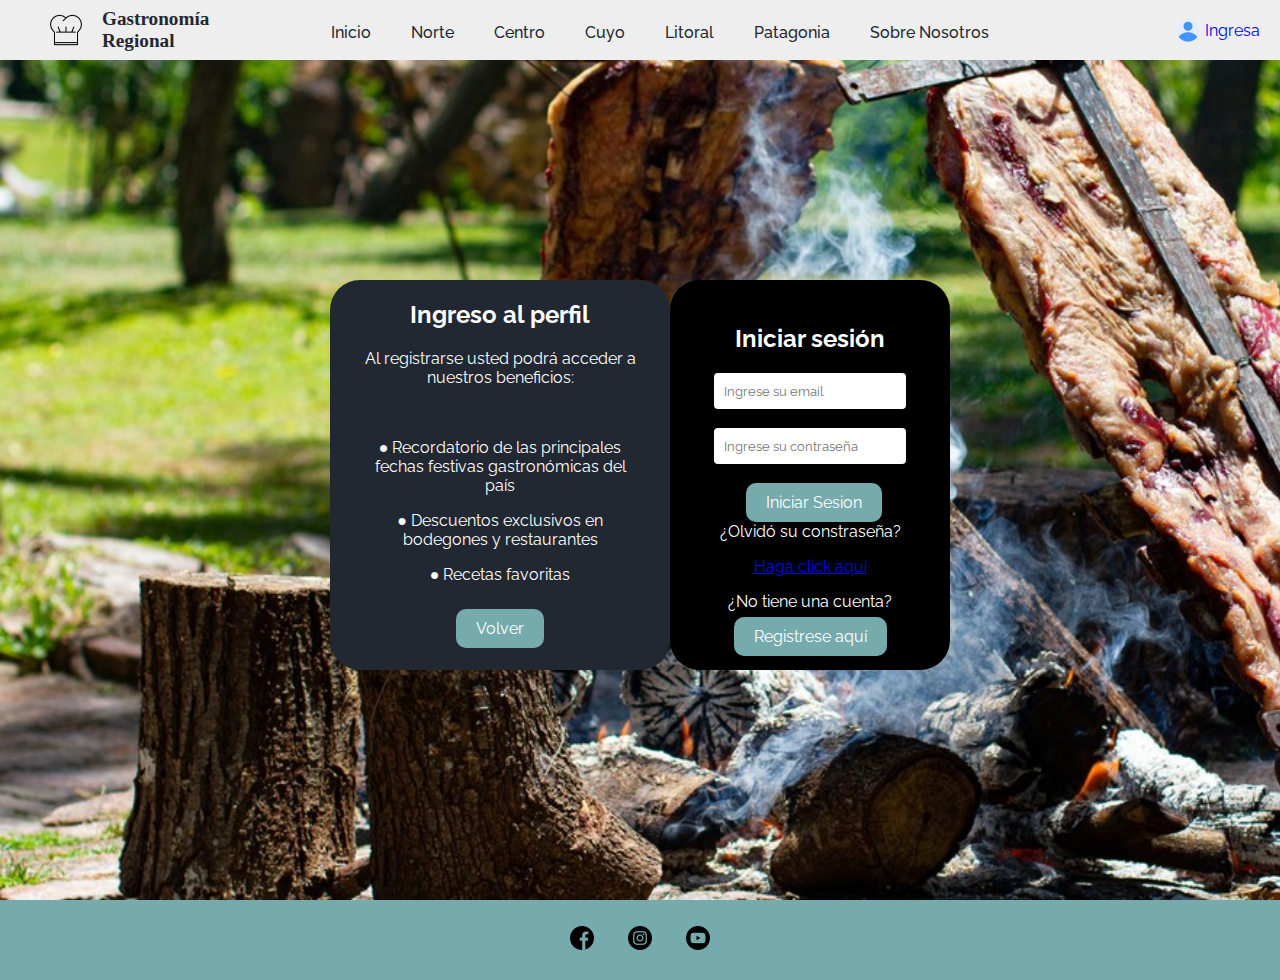
<file: ingreso.html>
<!DOCTYPE html>
<html lang="en">
<head>
    <meta charset="UTF-8">
    <meta name="viewport" content="width=device-width, initial-scale=1.0">
    <title>Ingreso</title>
    <link rel="stylesheet" href="./css/estilos.css">
    <link rel="shortcut icon" href="./imagenes/sombrero-de-cocinero.png" type="image/x-icon">
    <style>
        @import url('https://fonts.googleapis.com/css2?family=Open+Sans:ital,wght@0,300..800;1,300..800&family=Quicksand:wght@300..700&family=Raleway:ital,wght@0,100..900;1,100..900&family=Roboto:ital,wght@0,100;0,300;0,400;0,500;0,700;0,900;1,100;1,300;1,400;1,500;1,700;1,900&display=swap');
    </style>
</head>

<body>
    <div class="contenedor">
        <header>
            <div class="logo">
                <img src="./imagenes/sombrero-de-cocinero.png" alt="logo" id="top">
                <p>Gastronomía <br>Regional</p>
            </div>
            <nav>
                <ul>
                    <li><a href="index.html">Inicio</a></li>
                    <li><a href="norte.html">Norte</a></li>
                    <li><a href="centro.html">Centro</a></li>
                    <li><a href="cuyo.html">Cuyo</a></li>
                    <li><a href="litoral.html">Litoral</a></li>
                    <li><a href="patagonia.html">Patagonia</a></li>
                    <li><a href="contacto.html">Sobre Nosotros</a></li>
                </ul>
            </nav>
            <div class="ingreso">
                <img src="./imagenes/user_3177440.png" alt="usuario">
                <a href="ingreso.html">Ingresa</a>
            </div>
        </header>
    <main>
          <div class="ingreso-principal">
                <div class="info-form"> 
                    <h2>Ingreso al perfil</h2>
                    <p> Al registrarse usted podrá acceder a nuestros beneficios:</p> <br>
                    <p> &#9679 Recordatorio de las principales fechas festivas gastronómicas del país </p>
                    <p> &#9679 Descuentos exclusivos en bodegones y restaurantes</p>
                    <p> &#9679 Recetas favoritas</p> <br>
                    <a class="link-form" href="index.html">Volver</a>        
          </div>

        <div class="login">
            <form>
                <h2>Iniciar sesión</h2>
                <form action="">
                    <input class="input-form" type="email" name="email" id="email" placeholder="Ingrese su email"> <br> <br>
                    <input class="input-form" type="password" name="contraseña" id="contraseña" placeholder="Ingrese su contraseña"> <br> <br>
                    <button class="boton-formulario-1">Iniciar Sesion</button> <br>
                    <p>¿Olvidó su constraseña?</p> <a href="#">Haga click aquí</a>
                    <p>¿No tiene una cuenta?</p> <a class="link-form" href="registro.html">Registrese aquí</a>
                
                </form>

            </form>
        </div>
    </div>  
    </main>
    <footer>
        <div class="social">
            <a href="https://www.facebook.com" target="_blank"><img src="./imagenes/facebook_1384005.png"
                    alt="facebook"></a>
            <a href="https://www.instagram.com" target="_blank"><img src="./imagenes/instagram_1384015.png"
                    alt="instagram"></a>
            <a href="https://www.youtube.com" target="_blank"><img src="./imagenes/youtube_1384012.png"
                    alt="youtube"></a>
        </div>
    </footer>
</body>
</html>
</file>
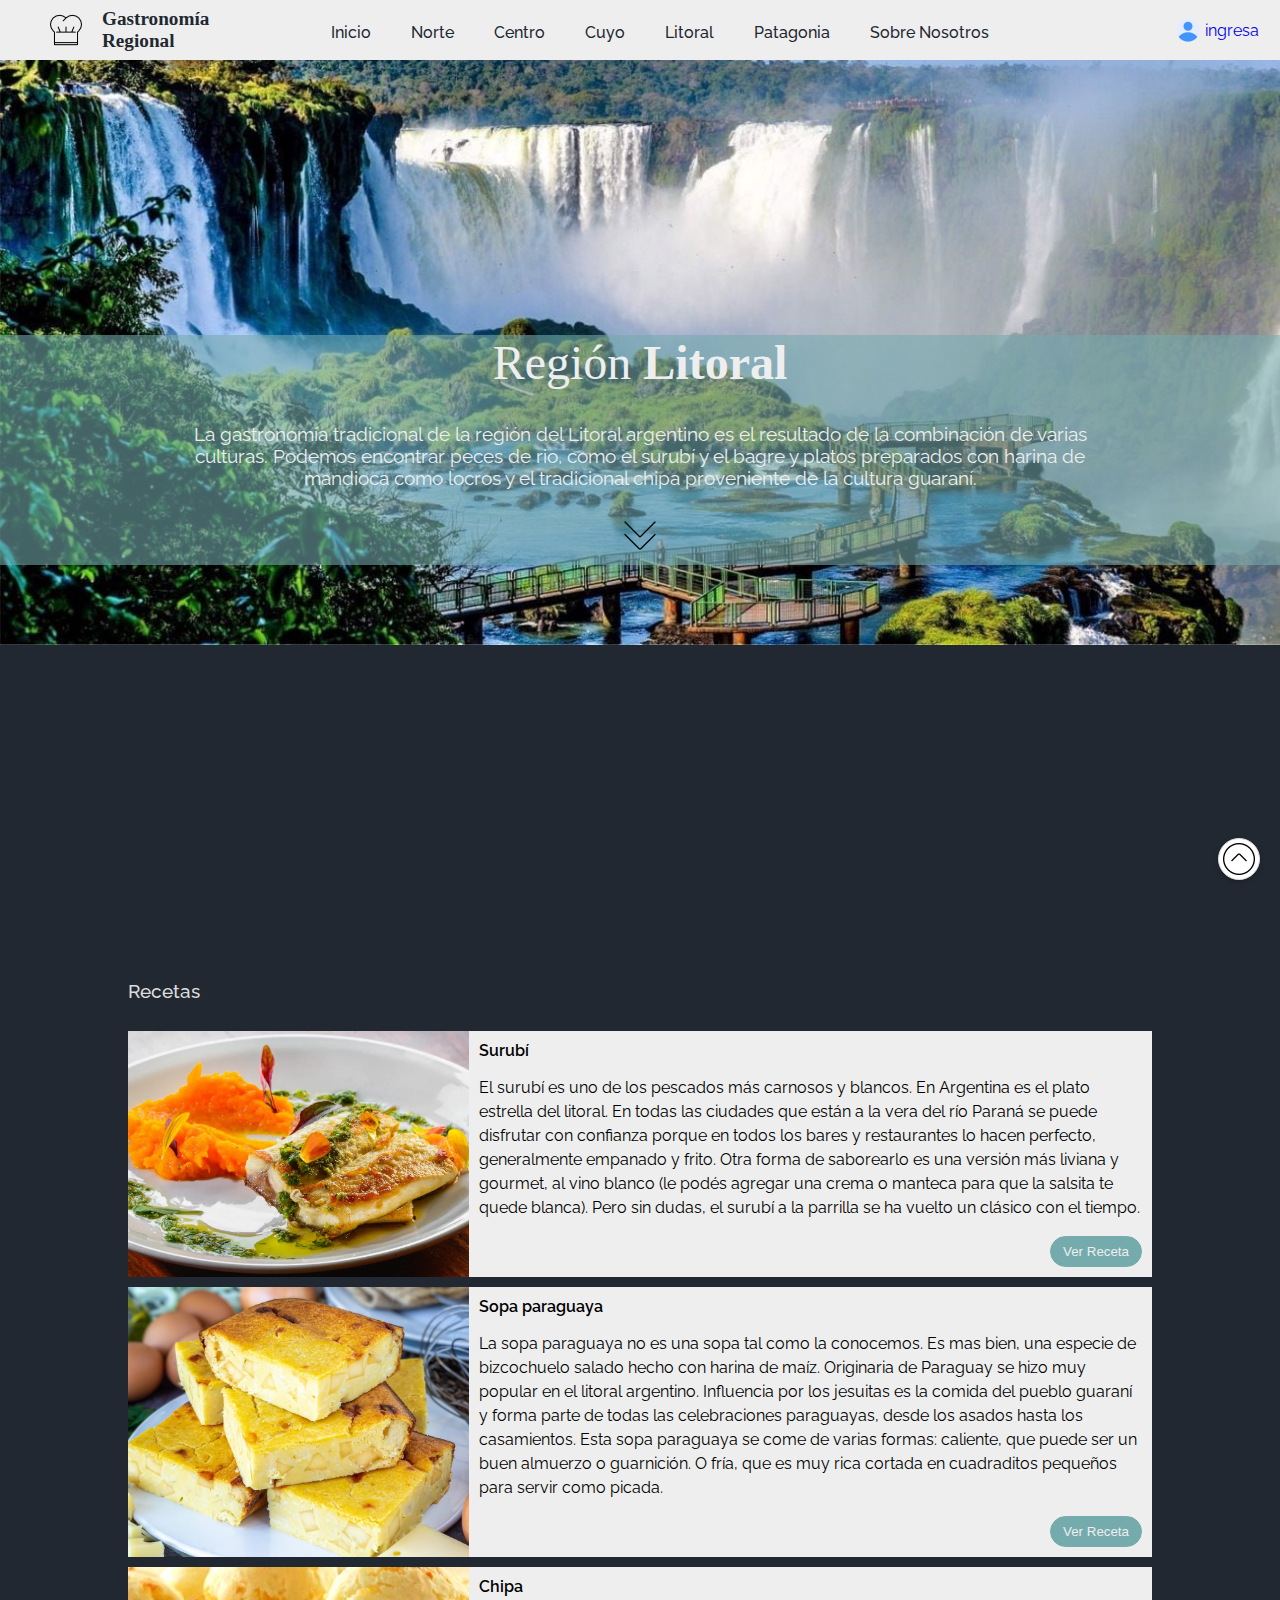
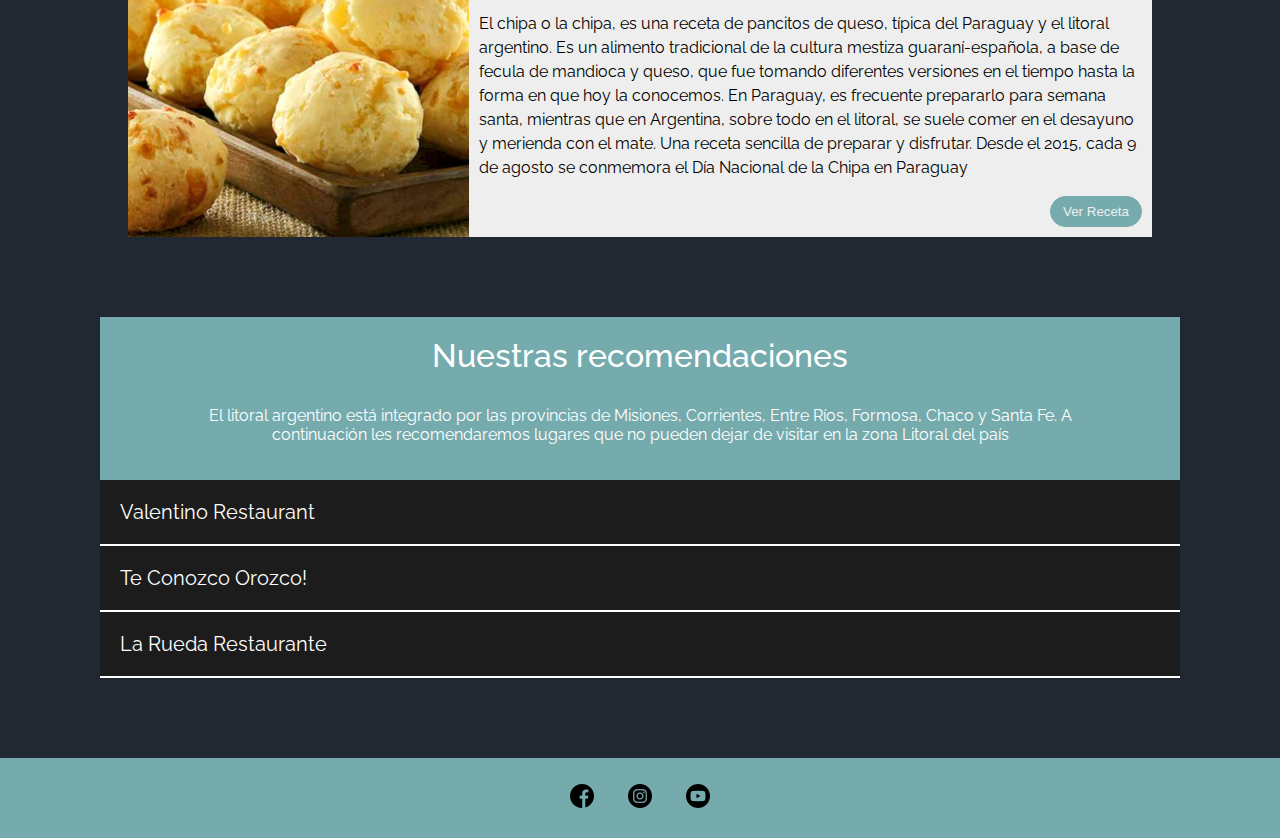
<file: litoral.html>
<!DOCTYPE html>
<html lang="es">

<head>
    <meta charset="UTF-8">
    <meta name="viewport" content="width=device-width, initial-scale=1.0">
    <title>Gastronomía Regional - Litoral</title>
    <link rel="stylesheet" href="./css/estilos.css">
    <link rel="shortcut icon" href="./imagenes/sombrero-de-cocinero.png" type="image/x-icon">
    <style>
        @import url('https://fonts.googleapis.com/css2?family=Open+Sans:ital,wght@0,300..800;1,300..800&family=Quicksand:wght@300..700&family=Raleway:ital,wght@0,100..900;1,100..900&family=Roboto:ital,wght@0,100;0,300;0,400;0,500;0,700;0,900;1,100;1,300;1,400;1,500;1,700;1,900&display=swap');
    </style>
</head>

<body class="litoral">
    <div class="contenedor-regiones">
        <header>
            <div class="logo">
                <img src="./imagenes/sombrero-de-cocinero.png" alt="logo">
                <p>Gastronomía <br>Regional</p>
            </div>
            <nav>
                <ul>
                    <li><a href="index.html">Inicio</a></li>
                    <li><a href="norte.html">Norte</a></li>
                    <li><a href="centro.html">Centro</a></li>
                    <li><a href="cuyo.html">Cuyo</a></li>
                    <li><a href="litoral.html">Litoral</a></li>
                    <li><a href="patagonia.html">Patagonia</a></li>
                    <li><a href="contacto.html">Sobre Nosotros</a></li>
                </ul>
            </nav>
            <div class="ingreso">
                <img src="./imagenes/user_3177440.png" alt="usuario">
                <a href="ingreso.html">ingresa</a>
            </div>
        </header>

        <main>
            <div class="cont-main-regiones">
                <div class="imagen">
                    <div class="titulo-region">
                        <h1>Región <strong>Litoral</strong></h1>
                        <p>La gastronomía tradicional de la región del Litoral argentino es el resultado de la combinación de varias culturas.  Podemos encontrar peces de rio, como el surubí y el bagre y platos preparados con harina de mandioca como locros y el tradicional chipa proveniente de la cultura guaraní.
                        </p>
                        <a href="#recetas"><img src="./imagenes/chevron-double-down_7482911.png" alt="flecha-abajo"></a>
                    </div>
                </div>
                <div class="cont-recetas">
                    <div class="volver" id="volver"></div>
                    <div id="recetas"></div>
                    <section class="recetas">
                        <h3>Recetas</h3>
                        <article class="surubi">
                            <div class="img-receta"></div>
                            <div class="txt-receta">
                                <h4>Surubí</h4>
                                <p>El surubí es uno de los pescados más carnosos y blancos. En Argentina es el plato
                                    estrella del litoral. En todas las ciudades que están a la vera del río Paraná se
                                    puede disfrutar con confianza porque en todos los bares y restaurantes lo hacen
                                    perfecto, generalmente empanado y frito. Otra forma de saborearlo es una versión más
                                    liviana y gourmet, al vino blanco (le podés agregar una crema o manteca para que la
                                    salsita te quede blanca). Pero sin dudas, el surubí a la parrilla se ha vuelto un
                                    clásico con el tiempo.
                                </p>
                                <a href="recetas.html#surubi"><button>Ver Receta</button></a>
                            </div>
                        </article>
                        <article class="sopa_paraguaya">
                            <div class="img-receta"></div>
                            <div class="txt-receta">
                                <h4>Sopa paraguaya</h4>
                                <p>La sopa paraguaya no es una sopa tal como la conocemos. Es mas bien, una especie de
                                    bizcochuelo salado hecho con harina de maíz. Originaria de Paraguay se hizo muy
                                    popular en el litoral argentino. Influencia por los jesuitas es la comida del pueblo
                                    guaraní y forma parte de todas las celebraciones paraguayas, desde los asados hasta
                                    los casamientos. Esta sopa paraguaya se come de varias formas: caliente, que puede
                                    ser un buen almuerzo o guarnición. O fría, que es muy rica cortada en cuadraditos
                                    pequeños para servir como picada.
                                </p>
                                <a href="recetas.html#sopa"><button>Ver Receta</button></a>
                            </div>
                        </article>
                        <article class="chipa">
                            <div class="img-receta"></div>
                            <div class="txt-receta">
                                <h4>Chipa</h4>
                               <p>El chipa o la chipa, es una receta de pancitos de queso, típica del Paraguay y el
                                    litoral argentino. Es un alimento tradicional de la cultura mestiza
                                    guaraní-española, a base de fecula de mandioca y queso, que fue tomando diferentes versiones en el tiempo hasta la forma en que hoy la conocemos. En Paraguay, es frecuente
                                    prepararlo para semana santa, mientras que en Argentina, sobre todo en el litoral,
                                    se suele comer en el desayuno y merienda con el mate. Una receta sencilla de
                                    preparar y disfrutar.
                                    Desde el 2015, cada 9 de agosto se conmemora el Día Nacional de la Chipa en Paraguay
                                </p>
                                <a href="recetas.html#chipa"><button>Ver Receta</button></a>
                            </div>
                        </article>
                    </section>
                    <section>
                        <div class="contenedor-acordeon">
                            <div class="titulo-recomendaciones">
                               <h3 class="h3-recomendaciones">Nuestras recomendaciones</h3>
                            <p class="p-recomendaciones">El litoral argentino está integrado por las provincias de Misiones, Corrientes, Entre Ríos, Formosa, Chaco y 
                                Santa Fe. A continuación les recomendaremos lugares que no pueden dejar de visitar en la zona Litoral del país</p> 
                            </div>
                            <div class="acordeon">
                                <input type="radio" name="acordeon" id="btn-acordeon1" class="btn-acordeon">
                                <label for="btn-acordeon1">
                                    Valentino Restaurant
                                </label>
                                <div class="contenido-acordeon">
                                    <article>
                                      <p>Situado en Amerian Hotel Casino Gala, en Chaco, "Valentino Restaurant" cuenta con una gran variedad de sabores y productos 
                                        chaqueños de esmerada elección, sensaciones gratificantes y elaboración artesanal.</p>  
                                    </article>
                                    <div class="iframes">
                                        <div class="iframe-ig">
                                            <p class="p-iframe">Contacto:</p>
                                            <blockquote class="instagram-media" data-instgrm-captioned data-instgrm-permalink="https://www.instagram.com/p/C61Z-UZtC9i/?utm_source=ig_embed&amp;utm_campaign=loading" data-instgrm-version="14" style=" background:#FFF; border:0; border-radius:3px; box-shadow:0 0 1px 0 rgba(0,0,0,0.5),0 1px 10px 0 rgba(0,0,0,0.15); margin: 1px; max-width:540px; min-width:326px; padding:0; width:99.375%; width:-webkit-calc(100% - 2px); width:calc(100% - 2px);"><div style="padding:16px;"> <a href="https://www.instagram.com/p/C61Z-UZtC9i/?utm_source=ig_embed&amp;utm_campaign=loading" style=" background:#FFFFFF; line-height:0; padding:0 0; text-align:center; text-decoration:none; width:100%;" target="_blank"> <div style=" display: flex; flex-direction: row; align-items: center;"> <div style="background-color: #F4F4F4; border-radius: 50%; flex-grow: 0; height: 40px; margin-right: 14px; width: 40px;"></div> <div style="display: flex; flex-direction: column; flex-grow: 1; justify-content: center;"> <div style=" background-color: #F4F4F4; border-radius: 4px; flex-grow: 0; height: 14px; margin-bottom: 6px; width: 100px;"></div> <div style=" background-color: #F4F4F4; border-radius: 4px; flex-grow: 0; height: 14px; width: 60px;"></div></div></div><div style="padding: 19% 0;"></div> <div style="display:block; height:50px; margin:0 auto 12px; width:50px;"><svg width="50px" height="50px" viewBox="0 0 60 60" version="1.1" xmlns="https://www.w3.org/2000/svg" xmlns:xlink="https://www.w3.org/1999/xlink"><g stroke="none" stroke-width="1" fill="none" fill-rule="evenodd"><g transform="translate(-511.000000, -20.000000)" fill="#000000"><g><path d="M556.869,30.41 C554.814,30.41 553.148,32.076 553.148,34.131 C553.148,36.186 554.814,37.852 556.869,37.852 C558.924,37.852 560.59,36.186 560.59,34.131 C560.59,32.076 558.924,30.41 556.869,30.41 M541,60.657 C535.114,60.657 530.342,55.887 530.342,50 C530.342,44.114 535.114,39.342 541,39.342 C546.887,39.342 551.658,44.114 551.658,50 C551.658,55.887 546.887,60.657 541,60.657 M541,33.886 C532.1,33.886 524.886,41.1 524.886,50 C524.886,58.899 532.1,66.113 541,66.113 C549.9,66.113 557.115,58.899 557.115,50 C557.115,41.1 549.9,33.886 541,33.886 M565.378,62.101 C565.244,65.022 564.756,66.606 564.346,67.663 C563.803,69.06 563.154,70.057 562.106,71.106 C561.058,72.155 560.06,72.803 558.662,73.347 C557.607,73.757 556.021,74.244 553.102,74.378 C549.944,74.521 548.997,74.552 541,74.552 C533.003,74.552 532.056,74.521 528.898,74.378 C525.979,74.244 524.393,73.757 523.338,73.347 C521.94,72.803 520.942,72.155 519.894,71.106 C518.846,70.057 518.197,69.06 517.654,67.663 C517.244,66.606 516.755,65.022 516.623,62.101 C516.479,58.943 516.448,57.996 516.448,50 C516.448,42.003 516.479,41.056 516.623,37.899 C516.755,34.978 517.244,33.391 517.654,32.338 C518.197,30.938 518.846,29.942 519.894,28.894 C520.942,27.846 521.94,27.196 523.338,26.654 C524.393,26.244 525.979,25.756 528.898,25.623 C532.057,25.479 533.004,25.448 541,25.448 C548.997,25.448 549.943,25.479 553.102,25.623 C556.021,25.756 557.607,26.244 558.662,26.654 C560.06,27.196 561.058,27.846 562.106,28.894 C563.154,29.942 563.803,30.938 564.346,32.338 C564.756,33.391 565.244,34.978 565.378,37.899 C565.522,41.056 565.552,42.003 565.552,50 C565.552,57.996 565.522,58.943 565.378,62.101 M570.82,37.631 C570.674,34.438 570.167,32.258 569.425,30.349 C568.659,28.377 567.633,26.702 565.965,25.035 C564.297,23.368 562.623,22.342 560.652,21.575 C558.743,20.834 556.562,20.326 553.369,20.18 C550.169,20.033 549.148,20 541,20 C532.853,20 531.831,20.033 528.631,20.18 C525.438,20.326 523.257,20.834 521.349,21.575 C519.376,22.342 517.703,23.368 516.035,25.035 C514.368,26.702 513.342,28.377 512.574,30.349 C511.834,32.258 511.326,34.438 511.181,37.631 C511.035,40.831 511,41.851 511,50 C511,58.147 511.035,59.17 511.181,62.369 C511.326,65.562 511.834,67.743 512.574,69.651 C513.342,71.625 514.368,73.296 516.035,74.965 C517.703,76.634 519.376,77.658 521.349,78.425 C523.257,79.167 525.438,79.673 528.631,79.82 C531.831,79.965 532.853,80.001 541,80.001 C549.148,80.001 550.169,79.965 553.369,79.82 C556.562,79.673 558.743,79.167 560.652,78.425 C562.623,77.658 564.297,76.634 565.965,74.965 C567.633,73.296 568.659,71.625 569.425,69.651 C570.167,67.743 570.674,65.562 570.82,62.369 C570.966,59.17 571,58.147 571,50 C571,41.851 570.966,40.831 570.82,37.631"></path></g></g></g></svg></div><div style="padding-top: 8px;"> <div style=" color:#3897f0; font-family:Arial,sans-serif; font-size:14px; font-style:normal; font-weight:550; line-height:18px;">Ver esta publicación en Instagram</div></div><div style="padding: 12.5% 0;"></div> <div style="display: flex; flex-direction: row; margin-bottom: 14px; align-items: center;"><div> <div style="background-color: #F4F4F4; border-radius: 50%; height: 12.5px; width: 12.5px; transform: translateX(0px) translateY(7px);"></div> <div style="background-color: #F4F4F4; height: 12.5px; transform: rotate(-45deg) translateX(3px) translateY(1px); width: 12.5px; flex-grow: 0; margin-right: 14px; margin-left: 2px;"></div> <div style="background-color: #F4F4F4; border-radius: 50%; height: 12.5px; width: 12.5px; transform: translateX(9px) translateY(-18px);"></div></div><div style="margin-left: 8px;"> <div style=" background-color: #F4F4F4; border-radius: 50%; flex-grow: 0; height: 20px; width: 20px;"></div> <div style=" width: 0; height: 0; border-top: 2px solid transparent; border-left: 6px solid #f4f4f4; border-bottom: 2px solid transparent; transform: translateX(16px) translateY(-4px) rotate(30deg)"></div></div><div style="margin-left: auto;"> <div style=" width: 0px; border-top: 8px solid #F4F4F4; border-right: 8px solid transparent; transform: translateY(16px);"></div> <div style=" background-color: #F4F4F4; flex-grow: 0; height: 12px; width: 16px; transform: translateY(-4px);"></div> <div style=" width: 0; height: 0; border-top: 8px solid #F4F4F4; border-left: 8px solid transparent; transform: translateY(-4px) translateX(8px);"></div></div></div> <div style="display: flex; flex-direction: column; flex-grow: 1; justify-content: center; margin-bottom: 24px;"> <div style=" background-color: #F4F4F4; border-radius: 4px; flex-grow: 0; height: 14px; margin-bottom: 6px; width: 224px;"></div> <div style=" background-color: #F4F4F4; border-radius: 4px; flex-grow: 0; height: 14px; width: 144px;"></div></div></a><p style=" color:#c9c8cd; font-family:Arial,sans-serif; font-size:14px; line-height:17px; margin-bottom:0; margin-top:8px; overflow:hidden; padding:8px 0 7px; text-align:center; text-overflow:ellipsis; white-space:nowrap;"><a href="https://www.instagram.com/p/C61Z-UZtC9i/?utm_source=ig_embed&amp;utm_campaign=loading" style=" color:#c9c8cd; font-family:Arial,sans-serif; font-size:14px; font-style:normal; font-weight:normal; line-height:17px; text-decoration:none;" target="_blank">Una publicación compartida por Valentino Restaurant (@valentino.restaurant)</a></p></div></blockquote> <script async src="//www.instagram.com/embed.js"></script>
                                        </div>
                                        <div class="iframe-maps">
                                            <p class="p-iframe">Ubicación:</p>
                                            <iframe src="https://www.google.com/maps/embed?pb=!1m14!1m8!1m3!1d14162.471455331653!2d-58.9910198!3d-27.4500176!3m2!1i1024!2i768!4f13.1!3m3!1m2!1s0x94450c8add0b2699%3A0x3d20efcbb82e8abe!2sValentino%20Restaurant!5e0!3m2!1ses-419!2sar!4v1715984180224!5m2!1ses-419!2sar" width="400" height="300" style="border:0;" allowfullscreen="" loading="lazy" referrerpolicy="no-referrer-when-downgrade"></iframe>
                                        </div>
                                    </div>
                                </div>
                            </div>
                            <div class="acordeon">
                             <input type="radio" name="acordeon" id="btn-acordeon2" class="btn-acordeon">
                             <label for="btn-acordeon2">
                                 Te Conozco Orozco!
                             </label>
                             <div class="contenido-acordeon">
                                <article>
                                    <p>Situado en Formosa, "Te Conozco Orozco!" cuenta con excelentes platos elaborados con frescos ingredientes. Ubicado en la 
                                        zona céntrica de Formosa.</p>  
                                </article>
                                    <div class="iframes">
                                        <div class="iframe-ig">
                                            <p class="p-iframe">Contacto:</p>
                                            <blockquote class="instagram-media" data-instgrm-captioned data-instgrm-permalink="https://www.instagram.com/p/C6_lNObOwuB/?utm_source=ig_embed&amp;utm_campaign=loading" data-instgrm-version="14" style=" background:#FFF; border:0; border-radius:3px; box-shadow:0 0 1px 0 rgba(0,0,0,0.5),0 1px 10px 0 rgba(0,0,0,0.15); margin: 1px; max-width:540px; min-width:326px; padding:0; width:99.375%; width:-webkit-calc(100% - 2px); width:calc(100% - 2px);"><div style="padding:16px;"> <a href="https://www.instagram.com/p/C6_lNObOwuB/?utm_source=ig_embed&amp;utm_campaign=loading" style=" background:#FFFFFF; line-height:0; padding:0 0; text-align:center; text-decoration:none; width:100%;" target="_blank"> <div style=" display: flex; flex-direction: row; align-items: center;"> <div style="background-color: #F4F4F4; border-radius: 50%; flex-grow: 0; height: 40px; margin-right: 14px; width: 40px;"></div> <div style="display: flex; flex-direction: column; flex-grow: 1; justify-content: center;"> <div style=" background-color: #F4F4F4; border-radius: 4px; flex-grow: 0; height: 14px; margin-bottom: 6px; width: 100px;"></div> <div style=" background-color: #F4F4F4; border-radius: 4px; flex-grow: 0; height: 14px; width: 60px;"></div></div></div><div style="padding: 19% 0;"></div> <div style="display:block; height:50px; margin:0 auto 12px; width:50px;"><svg width="50px" height="50px" viewBox="0 0 60 60" version="1.1" xmlns="https://www.w3.org/2000/svg" xmlns:xlink="https://www.w3.org/1999/xlink"><g stroke="none" stroke-width="1" fill="none" fill-rule="evenodd"><g transform="translate(-511.000000, -20.000000)" fill="#000000"><g><path d="M556.869,30.41 C554.814,30.41 553.148,32.076 553.148,34.131 C553.148,36.186 554.814,37.852 556.869,37.852 C558.924,37.852 560.59,36.186 560.59,34.131 C560.59,32.076 558.924,30.41 556.869,30.41 M541,60.657 C535.114,60.657 530.342,55.887 530.342,50 C530.342,44.114 535.114,39.342 541,39.342 C546.887,39.342 551.658,44.114 551.658,50 C551.658,55.887 546.887,60.657 541,60.657 M541,33.886 C532.1,33.886 524.886,41.1 524.886,50 C524.886,58.899 532.1,66.113 541,66.113 C549.9,66.113 557.115,58.899 557.115,50 C557.115,41.1 549.9,33.886 541,33.886 M565.378,62.101 C565.244,65.022 564.756,66.606 564.346,67.663 C563.803,69.06 563.154,70.057 562.106,71.106 C561.058,72.155 560.06,72.803 558.662,73.347 C557.607,73.757 556.021,74.244 553.102,74.378 C549.944,74.521 548.997,74.552 541,74.552 C533.003,74.552 532.056,74.521 528.898,74.378 C525.979,74.244 524.393,73.757 523.338,73.347 C521.94,72.803 520.942,72.155 519.894,71.106 C518.846,70.057 518.197,69.06 517.654,67.663 C517.244,66.606 516.755,65.022 516.623,62.101 C516.479,58.943 516.448,57.996 516.448,50 C516.448,42.003 516.479,41.056 516.623,37.899 C516.755,34.978 517.244,33.391 517.654,32.338 C518.197,30.938 518.846,29.942 519.894,28.894 C520.942,27.846 521.94,27.196 523.338,26.654 C524.393,26.244 525.979,25.756 528.898,25.623 C532.057,25.479 533.004,25.448 541,25.448 C548.997,25.448 549.943,25.479 553.102,25.623 C556.021,25.756 557.607,26.244 558.662,26.654 C560.06,27.196 561.058,27.846 562.106,28.894 C563.154,29.942 563.803,30.938 564.346,32.338 C564.756,33.391 565.244,34.978 565.378,37.899 C565.522,41.056 565.552,42.003 565.552,50 C565.552,57.996 565.522,58.943 565.378,62.101 M570.82,37.631 C570.674,34.438 570.167,32.258 569.425,30.349 C568.659,28.377 567.633,26.702 565.965,25.035 C564.297,23.368 562.623,22.342 560.652,21.575 C558.743,20.834 556.562,20.326 553.369,20.18 C550.169,20.033 549.148,20 541,20 C532.853,20 531.831,20.033 528.631,20.18 C525.438,20.326 523.257,20.834 521.349,21.575 C519.376,22.342 517.703,23.368 516.035,25.035 C514.368,26.702 513.342,28.377 512.574,30.349 C511.834,32.258 511.326,34.438 511.181,37.631 C511.035,40.831 511,41.851 511,50 C511,58.147 511.035,59.17 511.181,62.369 C511.326,65.562 511.834,67.743 512.574,69.651 C513.342,71.625 514.368,73.296 516.035,74.965 C517.703,76.634 519.376,77.658 521.349,78.425 C523.257,79.167 525.438,79.673 528.631,79.82 C531.831,79.965 532.853,80.001 541,80.001 C549.148,80.001 550.169,79.965 553.369,79.82 C556.562,79.673 558.743,79.167 560.652,78.425 C562.623,77.658 564.297,76.634 565.965,74.965 C567.633,73.296 568.659,71.625 569.425,69.651 C570.167,67.743 570.674,65.562 570.82,62.369 C570.966,59.17 571,58.147 571,50 C571,41.851 570.966,40.831 570.82,37.631"></path></g></g></g></svg></div><div style="padding-top: 8px;"> <div style=" color:#3897f0; font-family:Arial,sans-serif; font-size:14px; font-style:normal; font-weight:550; line-height:18px;">Ver esta publicación en Instagram</div></div><div style="padding: 12.5% 0;"></div> <div style="display: flex; flex-direction: row; margin-bottom: 14px; align-items: center;"><div> <div style="background-color: #F4F4F4; border-radius: 50%; height: 12.5px; width: 12.5px; transform: translateX(0px) translateY(7px);"></div> <div style="background-color: #F4F4F4; height: 12.5px; transform: rotate(-45deg) translateX(3px) translateY(1px); width: 12.5px; flex-grow: 0; margin-right: 14px; margin-left: 2px;"></div> <div style="background-color: #F4F4F4; border-radius: 50%; height: 12.5px; width: 12.5px; transform: translateX(9px) translateY(-18px);"></div></div><div style="margin-left: 8px;"> <div style=" background-color: #F4F4F4; border-radius: 50%; flex-grow: 0; height: 20px; width: 20px;"></div> <div style=" width: 0; height: 0; border-top: 2px solid transparent; border-left: 6px solid #f4f4f4; border-bottom: 2px solid transparent; transform: translateX(16px) translateY(-4px) rotate(30deg)"></div></div><div style="margin-left: auto;"> <div style=" width: 0px; border-top: 8px solid #F4F4F4; border-right: 8px solid transparent; transform: translateY(16px);"></div> <div style=" background-color: #F4F4F4; flex-grow: 0; height: 12px; width: 16px; transform: translateY(-4px);"></div> <div style=" width: 0; height: 0; border-top: 8px solid #F4F4F4; border-left: 8px solid transparent; transform: translateY(-4px) translateX(8px);"></div></div></div> <div style="display: flex; flex-direction: column; flex-grow: 1; justify-content: center; margin-bottom: 24px;"> <div style=" background-color: #F4F4F4; border-radius: 4px; flex-grow: 0; height: 14px; margin-bottom: 6px; width: 224px;"></div> <div style=" background-color: #F4F4F4; border-radius: 4px; flex-grow: 0; height: 14px; width: 144px;"></div></div></a><p style=" color:#c9c8cd; font-family:Arial,sans-serif; font-size:14px; line-height:17px; margin-bottom:0; margin-top:8px; overflow:hidden; padding:8px 0 7px; text-align:center; text-overflow:ellipsis; white-space:nowrap;"><a href="https://www.instagram.com/p/C6_lNObOwuB/?utm_source=ig_embed&amp;utm_campaign=loading" style=" color:#c9c8cd; font-family:Arial,sans-serif; font-size:14px; font-style:normal; font-weight:normal; line-height:17px; text-decoration:none;" target="_blank">Una publicación compartida por TeConozcoOrozco (@teconozcoorozco)</a></p></div></blockquote> <script async src="//www.instagram.com/embed.js"></script>
                                        </div>
                                        <div class="iframe-maps">
                                            <p class="p-iframe">Ubicación:</p>
                                            <iframe src="https://www.google.com/maps/embed?pb=!1m14!1m8!1m3!1d14321.473436750555!2d-58.1717326!3d-26.184693!3m2!1i1024!2i768!4f13.1!3m3!1m2!1s0x945ca5e6ac178b53%3A0xccbe45df60ce8d0!2sTe%20Conozco%20Orozco*21!5e0!3m2!1ses-419!2sar!4v1715976995886!5m2!1ses-419!2sar" width="400" height="300" style="border:0;" allowfullscreen="" loading="lazy" referrerpolicy="no-referrer-when-downgrade"></iframe>
                                        </div>
                                    </div>
                                </div>
                            </div>
                         <div class="acordeon">
                             <input type="radio" name="acordeon" id="btn-acordeon3" class="btn-acordeon">
                             <label for="btn-acordeon3">
                                 La Rueda Restaurante
                             </label>
                             <div class="contenido-acordeon">
                                <article>
                                    <p>El establecimiento mantiene en su arquitectura la esencia de sus origines, el techo de tacuara hecho por "Nolo" Bauza, 
                                        los pisos de ladrillo esmaltados y los murales en bajo relieve elaborados por el artista Hans Hachen, amigo de los dueños, 
                                        la familia Bauza. Estos murales están en todo el establecimiento, destacando el arte y la mitología guaraní, uniendo de esta 
                                        manera la cultura de los primeros colonos misioneros con la nativa de la región, no solo en lo histórico sino que tambien en lo 
                                        gastronómico, la cual se refleja a diario en los platos del histórico restaurante del 1975.</p>
                                </article>
                                <div class="iframes">
                                    <div class="iframe-ig">
                                        <p class="p-iframe">Contacto:</p>
                                       <blockquote class="instagram-media" data-instgrm-captioned data-instgrm-permalink="https://www.instagram.com/p/CxCVYD4AwLa/?utm_source=ig_embed&amp;utm_campaign=loading" data-instgrm-version="14" style=" background:#FFF; border:0; border-radius:3px; box-shadow:0 0 1px 0 rgba(0,0,0,0.5),0 1px 10px 0 rgba(0,0,0,0.15); margin: 1px; max-width:540px; min-width:326px; padding:0; width:99.375%; width:-webkit-calc(100% - 2px); width:calc(100% - 2px);"><div style="padding:16px;"> <a href="https://www.instagram.com/p/CxCVYD4AwLa/?utm_source=ig_embed&amp;utm_campaign=loading" style=" background:#FFFFFF; line-height:0; padding:0 0; text-align:center; text-decoration:none; width:100%;" target="_blank"> <div style=" display: flex; flex-direction: row; align-items: center;"> <div style="background-color: #F4F4F4; border-radius: 50%; flex-grow: 0; height: 40px; margin-right: 14px; width: 40px;"></div> <div style="display: flex; flex-direction: column; flex-grow: 1; justify-content: center;"> <div style=" background-color: #F4F4F4; border-radius: 4px; flex-grow: 0; height: 14px; margin-bottom: 6px; width: 100px;"></div> <div style=" background-color: #F4F4F4; border-radius: 4px; flex-grow: 0; height: 14px; width: 60px;"></div></div></div><div style="padding: 19% 0;"></div> <div style="display:block; height:50px; margin:0 auto 12px; width:50px;"><svg width="50px" height="50px" viewBox="0 0 60 60" version="1.1" xmlns="https://www.w3.org/2000/svg" xmlns:xlink="https://www.w3.org/1999/xlink"><g stroke="none" stroke-width="1" fill="none" fill-rule="evenodd"><g transform="translate(-511.000000, -20.000000)" fill="#000000"><g><path d="M556.869,30.41 C554.814,30.41 553.148,32.076 553.148,34.131 C553.148,36.186 554.814,37.852 556.869,37.852 C558.924,37.852 560.59,36.186 560.59,34.131 C560.59,32.076 558.924,30.41 556.869,30.41 M541,60.657 C535.114,60.657 530.342,55.887 530.342,50 C530.342,44.114 535.114,39.342 541,39.342 C546.887,39.342 551.658,44.114 551.658,50 C551.658,55.887 546.887,60.657 541,60.657 M541,33.886 C532.1,33.886 524.886,41.1 524.886,50 C524.886,58.899 532.1,66.113 541,66.113 C549.9,66.113 557.115,58.899 557.115,50 C557.115,41.1 549.9,33.886 541,33.886 M565.378,62.101 C565.244,65.022 564.756,66.606 564.346,67.663 C563.803,69.06 563.154,70.057 562.106,71.106 C561.058,72.155 560.06,72.803 558.662,73.347 C557.607,73.757 556.021,74.244 553.102,74.378 C549.944,74.521 548.997,74.552 541,74.552 C533.003,74.552 532.056,74.521 528.898,74.378 C525.979,74.244 524.393,73.757 523.338,73.347 C521.94,72.803 520.942,72.155 519.894,71.106 C518.846,70.057 518.197,69.06 517.654,67.663 C517.244,66.606 516.755,65.022 516.623,62.101 C516.479,58.943 516.448,57.996 516.448,50 C516.448,42.003 516.479,41.056 516.623,37.899 C516.755,34.978 517.244,33.391 517.654,32.338 C518.197,30.938 518.846,29.942 519.894,28.894 C520.942,27.846 521.94,27.196 523.338,26.654 C524.393,26.244 525.979,25.756 528.898,25.623 C532.057,25.479 533.004,25.448 541,25.448 C548.997,25.448 549.943,25.479 553.102,25.623 C556.021,25.756 557.607,26.244 558.662,26.654 C560.06,27.196 561.058,27.846 562.106,28.894 C563.154,29.942 563.803,30.938 564.346,32.338 C564.756,33.391 565.244,34.978 565.378,37.899 C565.522,41.056 565.552,42.003 565.552,50 C565.552,57.996 565.522,58.943 565.378,62.101 M570.82,37.631 C570.674,34.438 570.167,32.258 569.425,30.349 C568.659,28.377 567.633,26.702 565.965,25.035 C564.297,23.368 562.623,22.342 560.652,21.575 C558.743,20.834 556.562,20.326 553.369,20.18 C550.169,20.033 549.148,20 541,20 C532.853,20 531.831,20.033 528.631,20.18 C525.438,20.326 523.257,20.834 521.349,21.575 C519.376,22.342 517.703,23.368 516.035,25.035 C514.368,26.702 513.342,28.377 512.574,30.349 C511.834,32.258 511.326,34.438 511.181,37.631 C511.035,40.831 511,41.851 511,50 C511,58.147 511.035,59.17 511.181,62.369 C511.326,65.562 511.834,67.743 512.574,69.651 C513.342,71.625 514.368,73.296 516.035,74.965 C517.703,76.634 519.376,77.658 521.349,78.425 C523.257,79.167 525.438,79.673 528.631,79.82 C531.831,79.965 532.853,80.001 541,80.001 C549.148,80.001 550.169,79.965 553.369,79.82 C556.562,79.673 558.743,79.167 560.652,78.425 C562.623,77.658 564.297,76.634 565.965,74.965 C567.633,73.296 568.659,71.625 569.425,69.651 C570.167,67.743 570.674,65.562 570.82,62.369 C570.966,59.17 571,58.147 571,50 C571,41.851 570.966,40.831 570.82,37.631"></path></g></g></g></svg></div><div style="padding-top: 8px;"> <div style=" color:#3897f0; font-family:Arial,sans-serif; font-size:14px; font-style:normal; font-weight:550; line-height:18px;">Ver esta publicación en Instagram</div></div><div style="padding: 12.5% 0;"></div> <div style="display: flex; flex-direction: row; margin-bottom: 14px; align-items: center;"><div> <div style="background-color: #F4F4F4; border-radius: 50%; height: 12.5px; width: 12.5px; transform: translateX(0px) translateY(7px);"></div> <div style="background-color: #F4F4F4; height: 12.5px; transform: rotate(-45deg) translateX(3px) translateY(1px); width: 12.5px; flex-grow: 0; margin-right: 14px; margin-left: 2px;"></div> <div style="background-color: #F4F4F4; border-radius: 50%; height: 12.5px; width: 12.5px; transform: translateX(9px) translateY(-18px);"></div></div><div style="margin-left: 8px;"> <div style=" background-color: #F4F4F4; border-radius: 50%; flex-grow: 0; height: 20px; width: 20px;"></div> <div style=" width: 0; height: 0; border-top: 2px solid transparent; border-left: 6px solid #f4f4f4; border-bottom: 2px solid transparent; transform: translateX(16px) translateY(-4px) rotate(30deg)"></div></div><div style="margin-left: auto;"> <div style=" width: 0px; border-top: 8px solid #F4F4F4; border-right: 8px solid transparent; transform: translateY(16px);"></div> <div style=" background-color: #F4F4F4; flex-grow: 0; height: 12px; width: 16px; transform: translateY(-4px);"></div> <div style=" width: 0; height: 0; border-top: 8px solid #F4F4F4; border-left: 8px solid transparent; transform: translateY(-4px) translateX(8px);"></div></div></div> <div style="display: flex; flex-direction: column; flex-grow: 1; justify-content: center; margin-bottom: 24px;"> <div style=" background-color: #F4F4F4; border-radius: 4px; flex-grow: 0; height: 14px; margin-bottom: 6px; width: 224px;"></div> <div style=" background-color: #F4F4F4; border-radius: 4px; flex-grow: 0; height: 14px; width: 144px;"></div></div></a><p style=" color:#c9c8cd; font-family:Arial,sans-serif; font-size:14px; line-height:17px; margin-bottom:0; margin-top:8px; overflow:hidden; padding:8px 0 7px; text-align:center; text-overflow:ellipsis; white-space:nowrap;"><a href="https://www.instagram.com/p/CxCVYD4AwLa/?utm_source=ig_embed&amp;utm_campaign=loading" style=" color:#c9c8cd; font-family:Arial,sans-serif; font-size:14px; font-style:normal; font-weight:normal; line-height:17px; text-decoration:none;" target="_blank">Una publicación compartida por Restaurant La Rueda 1975 (@larueda_iguazu)</a></p></div></blockquote> <script async src="//www.instagram.com/embed.js"></script>
                                    </div>
                                    <div class="iframe-maps">
                                        <p class="p-iframe">Ubicación:</p>
                                        <iframe src="https://www.google.com/maps/embed?pb=!1m14!1m8!1m3!1d14392.431295156348!2d-54.5719654!3d-25.6013331!3m2!1i1024!2i768!4f13.1!3m3!1m2!1s0x94f6923a6983d9eb%3A0xcedec32704ca4c56!2sRestaurante%20La%20Rueda!5e0!3m2!1ses-419!2sar!4v1715984044274!5m2!1ses-419!2sar" width="400" height="300" style="border:0;" allowfullscreen="" loading="lazy" referrerpolicy="no-referrer-when-downgrade"></iframe>
                                    </div>
                                </div>
                             </div>
                         </div>
                        </div>
                    </section>
                    <a href="#" class="top-btn" title="Volver arriba">
                        <img src="./imagenes/angle-circle-up_7482888.png" alt="Ícono de volver arriba">
                    </a>               
                </div>
            </div>
        </main>

        <footer>
            <div class="social">
                <a href="https://www.facebook.com" target="_blank"><img src="./imagenes/facebook_1384005.png"
                        alt="facebook"></a>
                <a href="https://www.instagram.com" target="_blank"><img src="./imagenes/instagram_1384015.png"
                        alt="instagram"></a>
                <a href="https://www.youtube.com" target="_blank"><img src="./imagenes/youtube_1384012.png"
                        alt="youtube"></a>
            </div>
        </footer>
    </div>
</body>

</html>
</file>
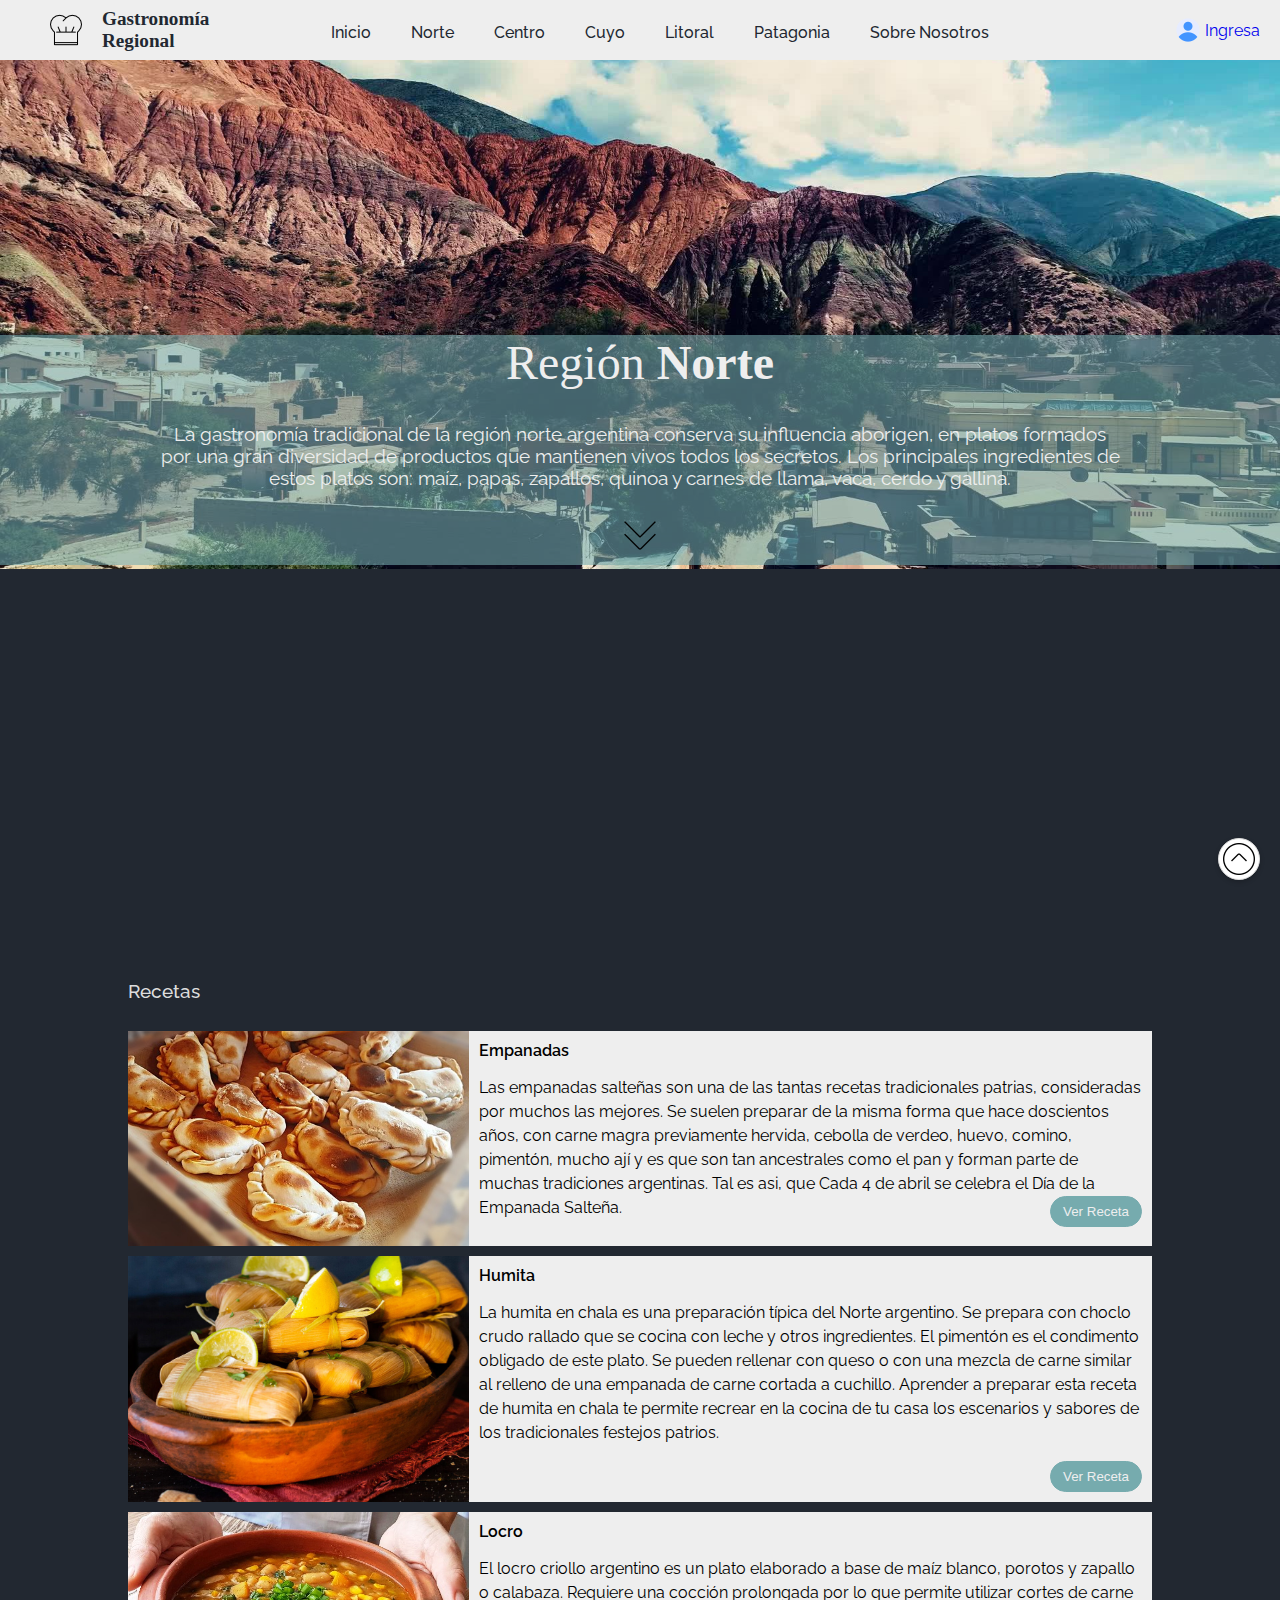
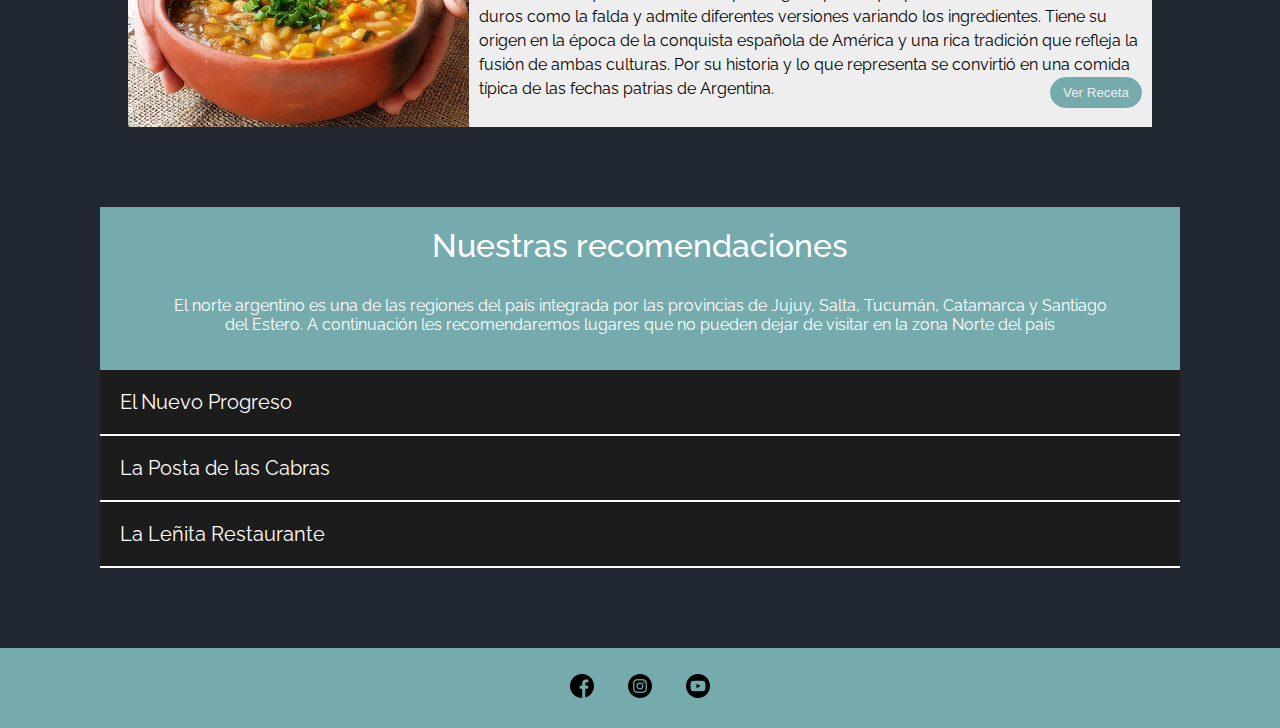
<file: norte.html>
<!DOCTYPE html>
<html lang="es">

<head>
    <meta charset="UTF-8">
    <meta name="viewport" content="width=device-width, initial-scale=1.0">
    <title>Gastronomía Regional - Norte</title>
    <link rel="stylesheet" href="./css/estilos.css">
    <link rel="shortcut icon" href="./imagenes/sombrero-de-cocinero.png" type="image/x-icon">
    <style>
        @import url('https://fonts.googleapis.com/css2?family=Open+Sans:ital,wght@0,300..800;1,300..800&family=Quicksand:wght@300..700&family=Raleway:ital,wght@0,100..900;1,100..900&family=Roboto:ital,wght@0,100;0,300;0,400;0,500;0,700;0,900;1,100;1,300;1,400;1,500;1,700;1,900&display=swap');
    </style>
</head>

<body class="norte">
    <div class="contenedor-regiones">
        <header>
            <div class="logo">
                <img src="./imagenes/sombrero-de-cocinero.png" alt="logo">
                <p>Gastronomía <br>Regional</p>
            </div>
            <nav>
                <ul>
                    <li><a href="index.html">Inicio</a></li>
                    <li><a href="norte.html">Norte</a></li>
                    <li><a href="centro.html">Centro</a></li>
                    <li><a href="cuyo.html">Cuyo</a></li>
                    <li><a href="litoral.html">Litoral</a></li>
                    <li><a href="patagonia.html">Patagonia</a></li>
                    <li><a href="contacto.html">Sobre Nosotros</a></li>
                </ul>
            </nav>
            <div class="ingreso">
                <img src="./imagenes/user_3177440.png" alt="usuario">
                <a href="ingreso.html">Ingresa</a>
            </div>
        </header>

        <main>
            <div class="cont-main-regiones">
                <div class="imagen">
                    <div class="titulo-region">
                        <h1>Región <strong>Norte</strong></h1>
                        <p>La gastronomía tradicional de la región norte argentina conserva su influencia aborigen, en
                            platos formados por una gran diversidad de productos que mantienen vivos todos los secretos.
                            Los principales ingredientes de estos platos son: maíz, papas, zapallos, quinoa y carnes de
                            llama, vaca, cerdo y gallina.
                        </p>
                        <a href="#recetas"><img src="./imagenes/chevron-double-down_7482911.png" alt="flecha-abajo"></a>
                    </div>
                </div>
                <div class="cont-recetas">
                    <div class="volver" id="volver"></div>
                    <div id="recetas"></div>
                    <section class="recetas">
                        <h3>Recetas</h3>
                        <article class="empanadas">
                            <div class="img-receta"></div>
                            <div class="txt-receta">
                                <h4>Empanadas</h4>
                                <p>Las empanadas salteñas son una de las tantas recetas tradicionales patrias,
                                    consideradas por muchos las mejores. Se suelen preparar de la misma forma que hace
                                    doscientos años, con carne magra previamente hervida, cebolla de verdeo, huevo,
                                    comino, pimentón, mucho ají y es que son tan ancestrales como el pan y forman parte
                                    de muchas tradiciones argentinas. Tal es asi, que Cada 4 de abril se celebra el Día
                                    de la Empanada Salteña.
                                <a href="recetas.html#empanadas"><button>Ver Receta</button></a>
                            </div>
                        </article>
                        <article class="humita">
                            <div class="img-receta"></div>
                            <div class="txt-receta">
                                <h4>Humita</h4>
                                <p>La humita en chala es una preparación típica del Norte argentino. Se prepara con
                                    choclo crudo rallado que se cocina con leche y otros ingredientes. El pimentón es el
                                    condimento obligado de este plato.
                                    Se pueden rellenar con queso o con una mezcla de carne similar al relleno de una
                                    empanada de carne cortada a cuchillo. Aprender a preparar esta receta de humita en
                                    chala te permite recrear en la cocina de tu casa los escenarios y sabores de los
                                    tradicionales festejos patrios.</p>
                                <a href="recetas.html#humita"><button>Ver Receta</button></a>
                            </div>
                        </article>
                        <article class="locro">
                            <div class="img-receta"></div>
                            <div class="txt-receta">
                                <h4>Locro</h4>
                                <p>El locro criollo argentino es un plato elaborado a base de maíz blanco, porotos y
                                    zapallo o calabaza. Requiere una cocción prolongada por lo que permite utilizar
                                    cortes de carne duros como la falda y admite diferentes versiones variando los
                                    ingredientes.
                                    Tiene su origen en la época de la conquista española de América y una rica tradición
                                    que refleja la fusión de ambas culturas. Por su historia y lo que representa se
                                    convirtió en una comida típica de las fechas patrias de Argentina.
                                <a href="recetas.html#locro"><button>Ver Receta</button></a>
                            </div>
                        </article>
                    </section>
                    <section>
                    <div class="contenedor-acordeon">
                        <div class="titulo-recomendaciones">
                           <h3 class="h3-recomendaciones">Nuestras recomendaciones</h3>
                        <p class="p-recomendaciones">El norte argentino es una de las regiones del país integrada por las provincias de Jujuy, Salta, 
                            Tucumán, Catamarca y Santiago del Estero. A continuación les recomendaremos lugares que no pueden dejar de visitar en la zona 
                            Norte del país</p> 
                        </div>
                        <div class="acordeon">
                            <input type="radio" name="acordeon" id="btn-acordeon1" class="btn-acordeon">
                            <label for="btn-acordeon1">
                                El Nuevo Progreso
                            </label>
                            <div class="contenido-acordeon">
                                <article>
                                  <p>Ubicado en Tilcara, Provincia de Jujuy, "El Nuevo Progreso" ofrece un menú basado en el tiempo cíclico, 
                                    la sustentabilidad y en la cosmovisión andina, utilizando alimentos que provienen de pastores, pequeñas huertas, 
                                    floricultores y queseros de las cuatro regiones de Jujuy.</p>  
                                </article>
                                <div class="iframes">
                                    <div class="iframe-ig">
                                        <p class="p-iframe">Contacto:</p>
                                        <blockquote class="instagram-media" data-instgrm-captioned data-instgrm-permalink="https://www.instagram.com/p/C1wx2uWr81J/?utm_source=ig_embed&amp;utm_campaign=loading" data-instgrm-version="14" style=" background:#FFF; border:0; border-radius:3px; box-shadow:0 0 1px 0 rgba(0,0,0,0.5),0 1px 10px 0 rgba(0,0,0,0.15); margin: 1px; max-width:540px; min-width:326px; padding:0; width:99.375%; width:-webkit-calc(100% - 2px); width:calc(100% - 2px);"><div style="padding:16px;"> <a href="https://www.instagram.com/p/C1wx2uWr81J/?utm_source=ig_embed&amp;utm_campaign=loading" style=" background:#FFFFFF; line-height:0; padding:0 0; text-align:center; text-decoration:none; width:100%;" target="_blank"> <div style=" display: flex; flex-direction: row; align-items: center;"> <div style="background-color: #F4F4F4; border-radius: 50%; flex-grow: 0; height: 40px; margin-right: 14px; width: 40px;"></div> <div style="display: flex; flex-direction: column; flex-grow: 1; justify-content: center;"> <div style=" background-color: #F4F4F4; border-radius: 4px; flex-grow: 0; height: 14px; margin-bottom: 6px; width: 100px;"></div> <div style=" background-color: #F4F4F4; border-radius: 4px; flex-grow: 0; height: 14px; width: 60px;"></div></div></div><div style="padding: 19% 0;"></div> <div style="display:block; height:50px; margin:0 auto 12px; width:50px;"><svg width="50px" height="50px" viewBox="0 0 60 60" version="1.1" xmlns="https://www.w3.org/2000/svg" xmlns:xlink="https://www.w3.org/1999/xlink"><g stroke="none" stroke-width="1" fill="none" fill-rule="evenodd"><g transform="translate(-511.000000, -20.000000)" fill="#000000"><g><path d="M556.869,30.41 C554.814,30.41 553.148,32.076 553.148,34.131 C553.148,36.186 554.814,37.852 556.869,37.852 C558.924,37.852 560.59,36.186 560.59,34.131 C560.59,32.076 558.924,30.41 556.869,30.41 M541,60.657 C535.114,60.657 530.342,55.887 530.342,50 C530.342,44.114 535.114,39.342 541,39.342 C546.887,39.342 551.658,44.114 551.658,50 C551.658,55.887 546.887,60.657 541,60.657 M541,33.886 C532.1,33.886 524.886,41.1 524.886,50 C524.886,58.899 532.1,66.113 541,66.113 C549.9,66.113 557.115,58.899 557.115,50 C557.115,41.1 549.9,33.886 541,33.886 M565.378,62.101 C565.244,65.022 564.756,66.606 564.346,67.663 C563.803,69.06 563.154,70.057 562.106,71.106 C561.058,72.155 560.06,72.803 558.662,73.347 C557.607,73.757 556.021,74.244 553.102,74.378 C549.944,74.521 548.997,74.552 541,74.552 C533.003,74.552 532.056,74.521 528.898,74.378 C525.979,74.244 524.393,73.757 523.338,73.347 C521.94,72.803 520.942,72.155 519.894,71.106 C518.846,70.057 518.197,69.06 517.654,67.663 C517.244,66.606 516.755,65.022 516.623,62.101 C516.479,58.943 516.448,57.996 516.448,50 C516.448,42.003 516.479,41.056 516.623,37.899 C516.755,34.978 517.244,33.391 517.654,32.338 C518.197,30.938 518.846,29.942 519.894,28.894 C520.942,27.846 521.94,27.196 523.338,26.654 C524.393,26.244 525.979,25.756 528.898,25.623 C532.057,25.479 533.004,25.448 541,25.448 C548.997,25.448 549.943,25.479 553.102,25.623 C556.021,25.756 557.607,26.244 558.662,26.654 C560.06,27.196 561.058,27.846 562.106,28.894 C563.154,29.942 563.803,30.938 564.346,32.338 C564.756,33.391 565.244,34.978 565.378,37.899 C565.522,41.056 565.552,42.003 565.552,50 C565.552,57.996 565.522,58.943 565.378,62.101 M570.82,37.631 C570.674,34.438 570.167,32.258 569.425,30.349 C568.659,28.377 567.633,26.702 565.965,25.035 C564.297,23.368 562.623,22.342 560.652,21.575 C558.743,20.834 556.562,20.326 553.369,20.18 C550.169,20.033 549.148,20 541,20 C532.853,20 531.831,20.033 528.631,20.18 C525.438,20.326 523.257,20.834 521.349,21.575 C519.376,22.342 517.703,23.368 516.035,25.035 C514.368,26.702 513.342,28.377 512.574,30.349 C511.834,32.258 511.326,34.438 511.181,37.631 C511.035,40.831 511,41.851 511,50 C511,58.147 511.035,59.17 511.181,62.369 C511.326,65.562 511.834,67.743 512.574,69.651 C513.342,71.625 514.368,73.296 516.035,74.965 C517.703,76.634 519.376,77.658 521.349,78.425 C523.257,79.167 525.438,79.673 528.631,79.82 C531.831,79.965 532.853,80.001 541,80.001 C549.148,80.001 550.169,79.965 553.369,79.82 C556.562,79.673 558.743,79.167 560.652,78.425 C562.623,77.658 564.297,76.634 565.965,74.965 C567.633,73.296 568.659,71.625 569.425,69.651 C570.167,67.743 570.674,65.562 570.82,62.369 C570.966,59.17 571,58.147 571,50 C571,41.851 570.966,40.831 570.82,37.631"></path></g></g></g></svg></div><div style="padding-top: 8px;"> <div style=" color:#3897f0; font-family:Arial,sans-serif; font-size:14px; font-style:normal; font-weight:550; line-height:18px;">Ver esta publicación en Instagram</div></div><div style="padding: 12.5% 0;"></div> <div style="display: flex; flex-direction: row; margin-bottom: 14px; align-items: center;"><div> <div style="background-color: #F4F4F4; border-radius: 50%; height: 12.5px; width: 12.5px; transform: translateX(0px) translateY(7px);"></div> <div style="background-color: #F4F4F4; height: 12.5px; transform: rotate(-45deg) translateX(3px) translateY(1px); width: 12.5px; flex-grow: 0; margin-right: 14px; margin-left: 2px;"></div> <div style="background-color: #F4F4F4; border-radius: 50%; height: 12.5px; width: 12.5px; transform: translateX(9px) translateY(-18px);"></div></div><div style="margin-left: 8px;"> <div style=" background-color: #F4F4F4; border-radius: 50%; flex-grow: 0; height: 20px; width: 20px;"></div> <div style=" width: 0; height: 0; border-top: 2px solid transparent; border-left: 6px solid #f4f4f4; border-bottom: 2px solid transparent; transform: translateX(16px) translateY(-4px) rotate(30deg)"></div></div><div style="margin-left: auto;"> <div style=" width: 0px; border-top: 8px solid #F4F4F4; border-right: 8px solid transparent; transform: translateY(16px);"></div> <div style=" background-color: #F4F4F4; flex-grow: 0; height: 12px; width: 16px; transform: translateY(-4px);"></div> <div style=" width: 0; height: 0; border-top: 8px solid #F4F4F4; border-left: 8px solid transparent; transform: translateY(-4px) translateX(8px);"></div></div></div> <div style="display: flex; flex-direction: column; flex-grow: 1; justify-content: center; margin-bottom: 24px;"> <div style=" background-color: #F4F4F4; border-radius: 4px; flex-grow: 0; height: 14px; margin-bottom: 6px; width: 224px;"></div> <div style=" background-color: #F4F4F4; border-radius: 4px; flex-grow: 0; height: 14px; width: 144px;"></div></div></a><p style=" color:#c9c8cd; font-family:Arial,sans-serif; font-size:14px; line-height:17px; margin-bottom:0; margin-top:8px; overflow:hidden; padding:8px 0 7px; text-align:center; text-overflow:ellipsis; white-space:nowrap;"><a href="https://www.instagram.com/p/C1wx2uWr81J/?utm_source=ig_embed&amp;utm_campaign=loading" style=" color:#c9c8cd; font-family:Arial,sans-serif; font-size:14px; font-style:normal; font-weight:normal; line-height:17px; text-decoration:none;" target="_blank">Una publicación compartida por Rodriguez+Fernandez (@elnuevoprogreso)</a></p></div></blockquote> <script async src="//www.instagram.com/embed.js"></script>
                                    </div>
                                    <div class="iframe-maps">
                                        <p class="p-iframe">Ubicación:</p>
                                        <iframe src="https://www.google.com/maps/embed?pb=!1m14!1m8!1m3!1d14627.068315417957!2d-65.3923554!3d-23.5768075!3m2!1i1024!2i768!4f13.1!3m3!1m2!1s0x9404cb42ca304443%3A0x3f3776030b99b437!2sEL%20NUEVO%20PROGRESO!5e0!3m2!1ses-419!2sar!4v1715641098807!5m2!1ses-419!2sar" width="400" height="300" style="border:0;" allowfullscreen="" loading="lazy" referrerpolicy="no-referrer-when-downgrade"></iframe>
                                    </div>
                                </div>
                            </div>
                        </div>
                        <div class="acordeon">
                         <input type="radio" name="acordeon" id="btn-acordeon2" class="btn-acordeon">
                         <label for="btn-acordeon2">
                             La Posta de las Cabras
                         </label>
                         <div class="contenido-acordeon">
                            <article>
                                <p>En Salta, Posta de las Cabras es un lugar perfecto para degustar quesos de cabra de la zona, empanadas salteñas al 
                                    horno de barro, tamales y humitas; así como algunos platos elaborados con productos de la zona. En la Posta preparan 
                                    picadas con quesos y embutidos artesanales. <br> <br>
                                    Ofrecen también dulces regionales, así como tortas que elaboran en forma casera. Todo muy sencillo y rico, como suele 
                                    ser la cocina del Noroeste.
                                    En síntesis, es un lugar perfecto para comer y disfrutar del paisaje tanto cuando uno va a Cafayate como cuando vuelve 
                                    a Salta.</p> <br>
                            </article>
                            <div class="iframe-maps-2">
                                <p class="p-iframe">Ubicación:</p>
                                <iframe src="https://www.google.com/maps/embed?pb=!1m14!1m8!1m3!1d14395.065173604726!2d-65.5749412!3d-25.579441!3m2!1i1024!2i768!4f13.1!3m3!1m2!1s0x94193bd69d922bdd%3A0x7dcd6cea49043b75!2sParador%20Posta%20de%20Las%20Cabras!5e0!3m2!1ses-419!2sar!4v1715725858935!5m2!1ses-419!2sar" width="400" height="300" style="border:0;" allowfullscreen="" loading="lazy" referrerpolicy="no-referrer-when-downgrade"></iframe>
                            </div>
                         </div>
                     </div>
                     <div class="acordeon">
                         <input type="radio" name="acordeon" id="btn-acordeon3" class="btn-acordeon">
                         <label for="btn-acordeon3">
                             La Leñita Restaurante
                         </label>
                         <div class="contenido-acordeon">
                            <article>
                                <p>La histórica Parrillada de Tucumán, te espera con sus tiernos asados, jugosas empanadas, una amplia variedad de platos, 
                                    desde pescados a pastas caseras, acompañados por el mejor maridaje.</p>
                            </article>
                            <div class="iframes">
                                <div class="iframe-ig">
                                    <p class="p-iframe">Contacto:</p>
                                   <blockquote class="instagram-media" data-instgrm-captioned data-instgrm-permalink="https://www.instagram.com/p/C1qLZ7WO7tM/?utm_source=ig_embed&amp;utm_campaign=loading" data-instgrm-version="14" style=" background:#FFF; border:0; border-radius:3px; box-shadow:0 0 1px 0 rgba(0,0,0,0.5),0 1px 10px 0 rgba(0,0,0,0.15); margin: 1px; max-width:540px; min-width:326px; padding:0; width:99.375%; width:-webkit-calc(100% - 2px); width:calc(100% - 2px);"><div style="padding:16px;"> <a href="https://www.instagram.com/p/C1qLZ7WO7tM/?utm_source=ig_embed&amp;utm_campaign=loading" style=" background:#FFFFFF; line-height:0; padding:0 0; text-align:center; text-decoration:none; width:100%;" target="_blank"> <div style=" display: flex; flex-direction: row; align-items: center;"> <div style="background-color: #F4F4F4; border-radius: 50%; flex-grow: 0; height: 40px; margin-right: 14px; width: 40px;"></div> <div style="display: flex; flex-direction: column; flex-grow: 1; justify-content: center;"> <div style=" background-color: #F4F4F4; border-radius: 4px; flex-grow: 0; height: 14px; margin-bottom: 6px; width: 100px;"></div> <div style=" background-color: #F4F4F4; border-radius: 4px; flex-grow: 0; height: 14px; width: 60px;"></div></div></div><div style="padding: 19% 0;"></div> <div style="display:block; height:50px; margin:0 auto 12px; width:50px;"><svg width="50px" height="50px" viewBox="0 0 60 60" version="1.1" xmlns="https://www.w3.org/2000/svg" xmlns:xlink="https://www.w3.org/1999/xlink"><g stroke="none" stroke-width="1" fill="none" fill-rule="evenodd"><g transform="translate(-511.000000, -20.000000)" fill="#000000"><g><path d="M556.869,30.41 C554.814,30.41 553.148,32.076 553.148,34.131 C553.148,36.186 554.814,37.852 556.869,37.852 C558.924,37.852 560.59,36.186 560.59,34.131 C560.59,32.076 558.924,30.41 556.869,30.41 M541,60.657 C535.114,60.657 530.342,55.887 530.342,50 C530.342,44.114 535.114,39.342 541,39.342 C546.887,39.342 551.658,44.114 551.658,50 C551.658,55.887 546.887,60.657 541,60.657 M541,33.886 C532.1,33.886 524.886,41.1 524.886,50 C524.886,58.899 532.1,66.113 541,66.113 C549.9,66.113 557.115,58.899 557.115,50 C557.115,41.1 549.9,33.886 541,33.886 M565.378,62.101 C565.244,65.022 564.756,66.606 564.346,67.663 C563.803,69.06 563.154,70.057 562.106,71.106 C561.058,72.155 560.06,72.803 558.662,73.347 C557.607,73.757 556.021,74.244 553.102,74.378 C549.944,74.521 548.997,74.552 541,74.552 C533.003,74.552 532.056,74.521 528.898,74.378 C525.979,74.244 524.393,73.757 523.338,73.347 C521.94,72.803 520.942,72.155 519.894,71.106 C518.846,70.057 518.197,69.06 517.654,67.663 C517.244,66.606 516.755,65.022 516.623,62.101 C516.479,58.943 516.448,57.996 516.448,50 C516.448,42.003 516.479,41.056 516.623,37.899 C516.755,34.978 517.244,33.391 517.654,32.338 C518.197,30.938 518.846,29.942 519.894,28.894 C520.942,27.846 521.94,27.196 523.338,26.654 C524.393,26.244 525.979,25.756 528.898,25.623 C532.057,25.479 533.004,25.448 541,25.448 C548.997,25.448 549.943,25.479 553.102,25.623 C556.021,25.756 557.607,26.244 558.662,26.654 C560.06,27.196 561.058,27.846 562.106,28.894 C563.154,29.942 563.803,30.938 564.346,32.338 C564.756,33.391 565.244,34.978 565.378,37.899 C565.522,41.056 565.552,42.003 565.552,50 C565.552,57.996 565.522,58.943 565.378,62.101 M570.82,37.631 C570.674,34.438 570.167,32.258 569.425,30.349 C568.659,28.377 567.633,26.702 565.965,25.035 C564.297,23.368 562.623,22.342 560.652,21.575 C558.743,20.834 556.562,20.326 553.369,20.18 C550.169,20.033 549.148,20 541,20 C532.853,20 531.831,20.033 528.631,20.18 C525.438,20.326 523.257,20.834 521.349,21.575 C519.376,22.342 517.703,23.368 516.035,25.035 C514.368,26.702 513.342,28.377 512.574,30.349 C511.834,32.258 511.326,34.438 511.181,37.631 C511.035,40.831 511,41.851 511,50 C511,58.147 511.035,59.17 511.181,62.369 C511.326,65.562 511.834,67.743 512.574,69.651 C513.342,71.625 514.368,73.296 516.035,74.965 C517.703,76.634 519.376,77.658 521.349,78.425 C523.257,79.167 525.438,79.673 528.631,79.82 C531.831,79.965 532.853,80.001 541,80.001 C549.148,80.001 550.169,79.965 553.369,79.82 C556.562,79.673 558.743,79.167 560.652,78.425 C562.623,77.658 564.297,76.634 565.965,74.965 C567.633,73.296 568.659,71.625 569.425,69.651 C570.167,67.743 570.674,65.562 570.82,62.369 C570.966,59.17 571,58.147 571,50 C571,41.851 570.966,40.831 570.82,37.631"></path></g></g></g></svg></div><div style="padding-top: 8px;"> <div style=" color:#3897f0; font-family:Arial,sans-serif; font-size:14px; font-style:normal; font-weight:550; line-height:18px;">Ver esta publicación en Instagram</div></div><div style="padding: 12.5% 0;"></div> <div style="display: flex; flex-direction: row; margin-bottom: 14px; align-items: center;"><div> <div style="background-color: #F4F4F4; border-radius: 50%; height: 12.5px; width: 12.5px; transform: translateX(0px) translateY(7px);"></div> <div style="background-color: #F4F4F4; height: 12.5px; transform: rotate(-45deg) translateX(3px) translateY(1px); width: 12.5px; flex-grow: 0; margin-right: 14px; margin-left: 2px;"></div> <div style="background-color: #F4F4F4; border-radius: 50%; height: 12.5px; width: 12.5px; transform: translateX(9px) translateY(-18px);"></div></div><div style="margin-left: 8px;"> <div style=" background-color: #F4F4F4; border-radius: 50%; flex-grow: 0; height: 20px; width: 20px;"></div> <div style=" width: 0; height: 0; border-top: 2px solid transparent; border-left: 6px solid #f4f4f4; border-bottom: 2px solid transparent; transform: translateX(16px) translateY(-4px) rotate(30deg)"></div></div><div style="margin-left: auto;"> <div style=" width: 0px; border-top: 8px solid #F4F4F4; border-right: 8px solid transparent; transform: translateY(16px);"></div> <div style=" background-color: #F4F4F4; flex-grow: 0; height: 12px; width: 16px; transform: translateY(-4px);"></div> <div style=" width: 0; height: 0; border-top: 8px solid #F4F4F4; border-left: 8px solid transparent; transform: translateY(-4px) translateX(8px);"></div></div></div> <div style="display: flex; flex-direction: column; flex-grow: 1; justify-content: center; margin-bottom: 24px;"> <div style=" background-color: #F4F4F4; border-radius: 4px; flex-grow: 0; height: 14px; margin-bottom: 6px; width: 224px;"></div> <div style=" background-color: #F4F4F4; border-radius: 4px; flex-grow: 0; height: 14px; width: 144px;"></div></div></a><p style=" color:#c9c8cd; font-family:Arial,sans-serif; font-size:14px; line-height:17px; margin-bottom:0; margin-top:8px; overflow:hidden; padding:8px 0 7px; text-align:center; text-overflow:ellipsis; white-space:nowrap;"><a href="https://www.instagram.com/p/C1qLZ7WO7tM/?utm_source=ig_embed&amp;utm_campaign=loading" style=" color:#c9c8cd; font-family:Arial,sans-serif; font-size:14px; font-style:normal; font-weight:normal; line-height:17px; text-decoration:none;" target="_blank">Una publicación compartida por La Leñita Parrillada (@la_lenita_parrillada)</a></p></div></blockquote> <script async src="//www.instagram.com/embed.js"></script>
                                </div>
                                <div class="iframe-maps">
                                    <p class="p-iframe">Ubicación:</p>
                                    <iframe src="https://www.google.com/maps/embed?pb=!1m14!1m8!1m3!1d14241.26245375213!2d-65.2026049!3d-26.8299121!3m2!1i1024!2i768!4f13.1!3m3!1m2!1s0x94225c171b55bce7%3A0x113b892bc25f3a83!2sLa%20Le%C3%B1ita%20Restaurante!5e0!3m2!1ses-419!2sar!4v1715728870018!5m2!1ses-419!2sar" width="400" height="300" style="border:0;" allowfullscreen="" loading="lazy" referrerpolicy="no-referrer-when-downgrade"></iframe>
                                </div>
                            </div>
                         </div>
                     </div>
                    </div>
                    <a href="#" class="top-btn" title="Volver arriba">
                        <img src="./imagenes/angle-circle-up_7482888.png" alt="Ícono de volver arriba">
                    </a>               
                </div>
            </div>
        </main>

        <footer>
            <div class="social">
                <a href="https://www.facebook.com" target="_blank"><img src="./imagenes/facebook_1384005.png"
                        alt="facebook"></a>
                <a href="https://www.instagram.com" target="_blank"><img src="./imagenes/instagram_1384015.png"
                        alt="instagram"></a>
                <a href="https://www.youtube.com" target="_blank"><img src="./imagenes/youtube_1384012.png"
                        alt="youtube"></a>
            </div>
        </footer>
    </div>
</body>

</html>
</file>
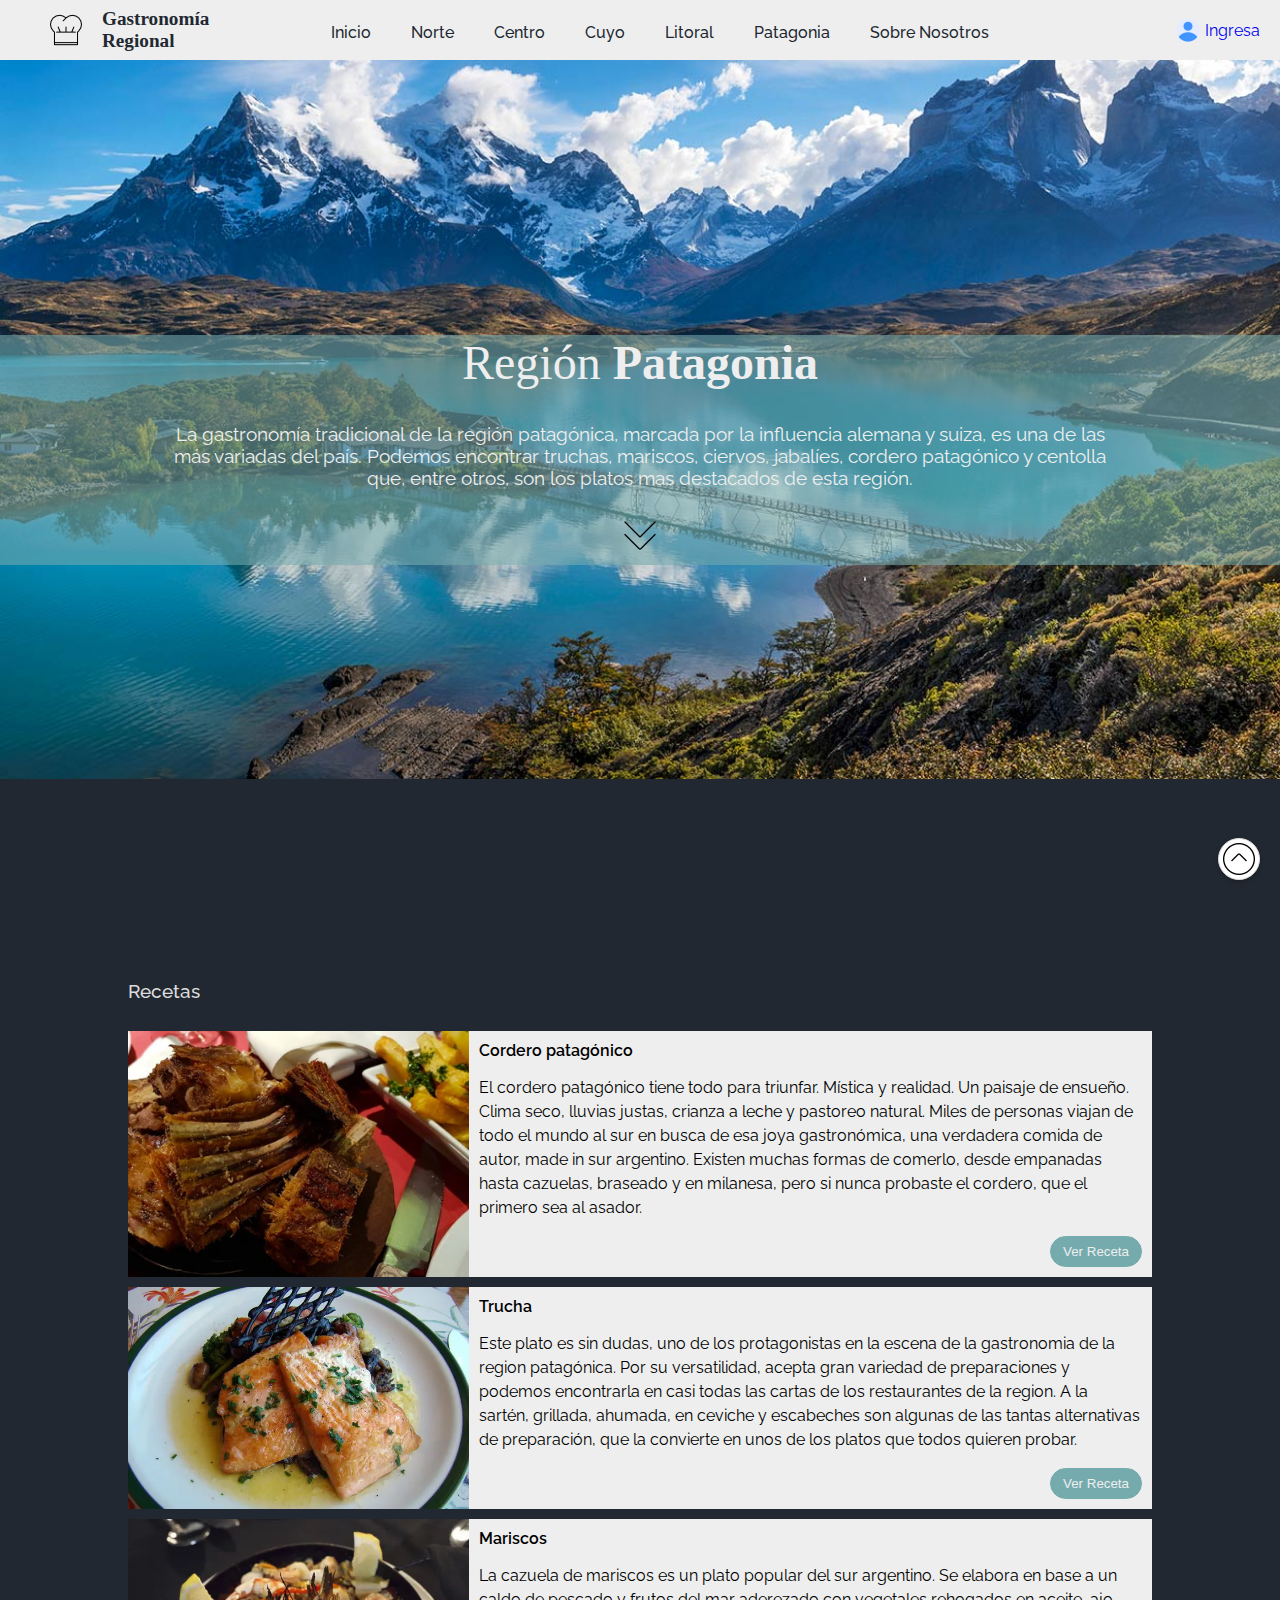
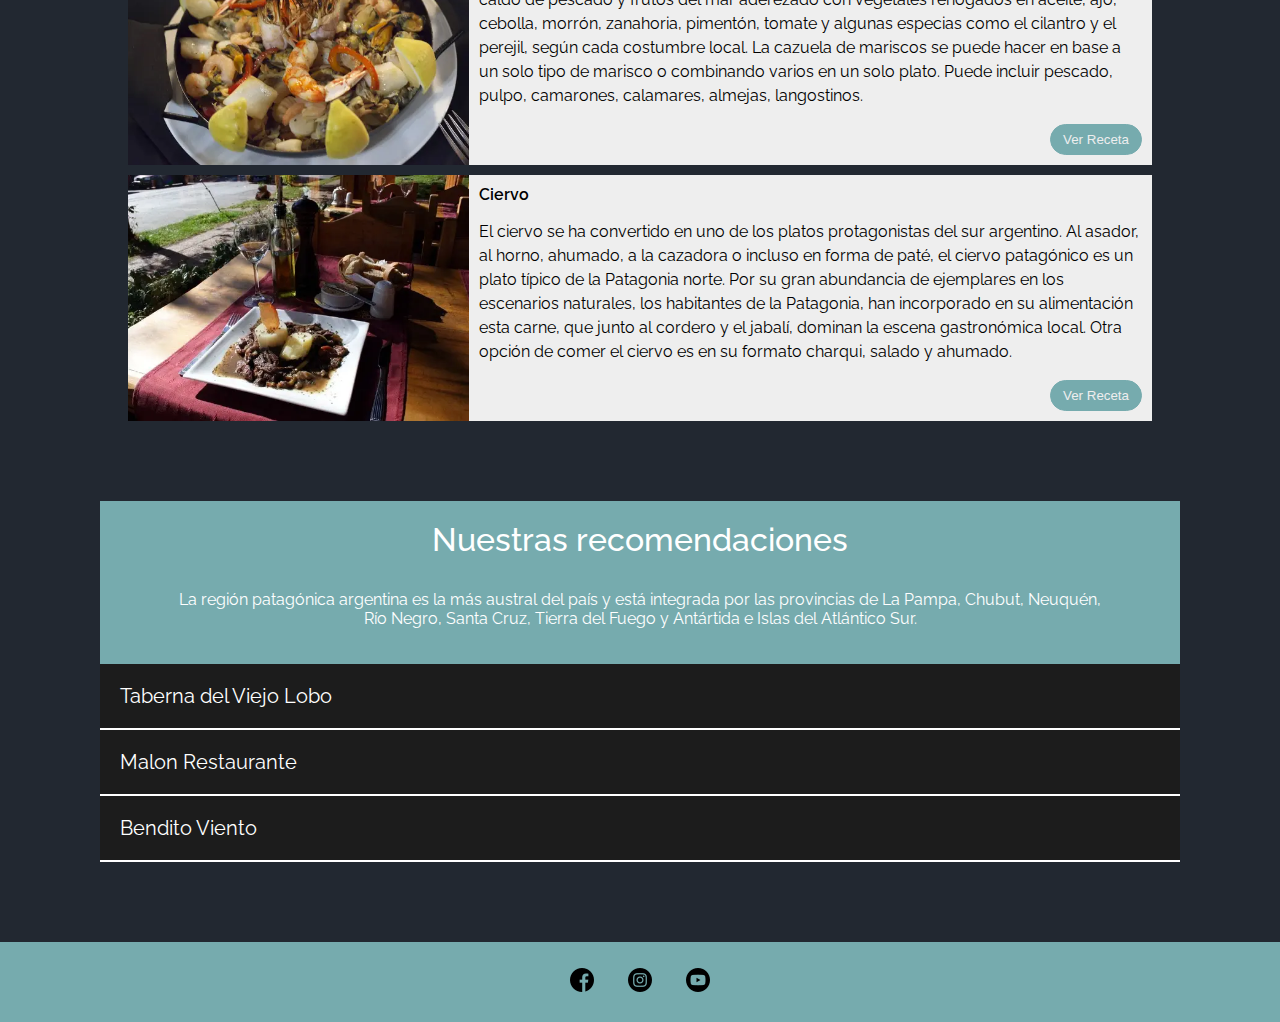
<file: patagonia.html>
<!DOCTYPE html>
<html lang="es">

<head>
    <meta charset="UTF-8">
    <meta name="viewport" content="width=device-width, initial-scale=1.0">
    <title>Gastronomía Regional - Patagonia</title>
    <link rel="stylesheet" href="./css/estilos.css">
    <link rel="shortcut icon" href="./imagenes/sombrero-de-cocinero.png" type="image/x-icon">
    <style>
        @import url('https://fonts.googleapis.com/css2?family=Open+Sans:ital,wght@0,300..800;1,300..800&family=Quicksand:wght@300..700&family=Raleway:ital,wght@0,100..900;1,100..900&family=Roboto:ital,wght@0,100;0,300;0,400;0,500;0,700;0,900;1,100;1,300;1,400;1,500;1,700;1,900&display=swap');
    </style>
</head>

<body class="patagonia">
    <div class="contenedor-regiones">
        <header>
            <div class="logo">
                <img src="./imagenes/sombrero-de-cocinero.png" alt="logo">
                <p>Gastronomía <br>Regional</p>
            </div>
            <nav>
                <ul>
                    <li><a href="index.html">Inicio</a></li>
                    <li><a href="norte.html">Norte</a></li>
                    <li><a href="centro.html">Centro</a></li>
                    <li><a href="cuyo.html">Cuyo</a></li>
                    <li><a href="litoral.html">Litoral</a></li>
                    <li><a href="patagonia.html">Patagonia</a></li>
                    <li><a href="contacto.html">Sobre Nosotros</a></li>
                </ul>
            </nav>
            <div class="ingreso">
                <img src="./imagenes/user_3177440.png" alt="usuario">
                <a href="ingreso.html">Ingresa</a>
            </div>
        </header>

        <main>
            <div class="cont-main-regiones">
                <div class="imagen">
                    <div class="titulo-region">
                        <h1>Región <strong>Patagonia</strong></h1>
                        <p>La gastronomía tradicional de la región patagónica, marcada por la influencia alemana y suiza, es una de las más variadas del país. Podemos encontrar truchas, mariscos, ciervos, jabalíes, cordero patagónico y centolla que, entre otros, son los platos mas destacados de esta región. 
                        </p>
                        <a href="#recetas"><img src="./imagenes/chevron-double-down_7482911.png" alt="flecha-abajo"></a>
                    </div>
                </div>
                <div class="cont-recetas">
                     <div class="volver" id="volver"></div>
                    <div id="recetas"></div>
                    <section class="recetas">
                        <h3>Recetas</h3>
                        <article class="cordero">
                            <div class="img-receta"></div>
                            <div class="txt-receta">
                                <h4>Cordero patagónico</h4>
                               <p>El cordero patagónico tiene todo para triunfar. Mística y realidad. Un paisaje de ensueño. Clima seco, lluvias justas, crianza a leche y pastoreo natural. Miles de personas viajan de todo el mundo al sur en busca de esa joya gastronómica, una verdadera comida de autor, made in sur argentino. Existen muchas formas de comerlo, desde empanadas hasta cazuelas, braseado y en milanesa, pero si nunca probaste el cordero, que el primero sea al asador.
                                </p>
                                <a href="recetas.html#cordero"><button>Ver Receta</button></a>
                            </div>
                        </article>
                        <article class="trucha">
                            <div class="img-receta"></div>
                            <div class="txt-receta">
                                <h4>Trucha</h4>
                               <p>Este plato es sin dudas, uno de los protagonistas en la escena de la gastronomia de la region patagónica. Por su versatilidad, acepta gran variedad de preparaciones y podemos encontrarla en casi todas las cartas de los restaurantes de la region. A la sartén, grillada, ahumada, en ceviche y escabeches son algunas de las tantas alternativas de preparación, que la convierte en unos de los platos que todos quieren probar.
                                </p>
                                <a href="recetas.html#trucha"><button>Ver Receta</button></a>
                            </div>
                        </article>
                        <article class="mariscos">
                            <div class="img-receta"></div>
                            <div class="txt-receta">
                                <h4>Mariscos</h4>
                                <p>La cazuela de mariscos es un plato popular del sur argentino. Se elabora en base a un caldo de pescado y frutos del mar aderezado con vegetales rehogados en aceite, ajo, cebolla, morrón, zanahoria, pimentón, tomate y algunas especias como el cilantro y el perejil, según cada costumbre local. La cazuela de mariscos se puede hacer en base a un solo tipo de marisco o combinando varios en un solo plato. Puede incluir pescado, pulpo, camarones, calamares, almejas, langostinos.
                                </p>
                                <a href="recetas.html#mariscos"><button>Ver Receta</button></a>
                            </div>
                        </article>
                        <article class="ciervo">
                            <div class="img-receta"></div>
                            <div class="txt-receta">
                                <h4>Ciervo</h4>
                                <p>El ciervo se ha convertido en uno de los platos protagonistas del sur argentino. Al asador, al horno, ahumado, a la cazadora o incluso en forma de paté, el ciervo patagónico es un plato típico de la Patagonia norte. Por su gran abundancia de ejemplares en los escenarios naturales, los habitantes de la Patagonia, han incorporado en su alimentación esta carne, que junto al cordero y el jabalí, dominan la escena gastronómica local. Otra opción de comer el ciervo es en su formato charqui, salado y ahumado.
                                </p>
                                <a href="recetas.html#ciervo"><button>Ver Receta</button></a>
                            </div>
                        </article>
                    </section>
                    <section>
                        <div class="contenedor-acordeon">
                            <div class="titulo-recomendaciones">
                               <h3 class="h3-recomendaciones">Nuestras recomendaciones</h3>
                            <p class="p-recomendaciones">La región patagónica argentina es la más austral del país y está integrada por las provincias de 
                                La Pampa, Chubut, Neuquén, Río Negro, Santa Cruz, Tierra del Fuego y Antártida e Islas del Atlántico Sur.</p> 
                            </div>
                            <div class="acordeon">
                                <input type="radio" name="acordeon" id="btn-acordeon1" class="btn-acordeon">
                                <label for="btn-acordeon1">
                                    Taberna del Viejo Lobo
                                </label>
                                <div class="contenido-acordeon">
                                    <article>
                                      <p>La Taberna que ofrece la familia Fernández Alzogaray, promete remontar a quienes visiten el lugar, a un contexto 
                                        histórico que recrea una vieja taberna marina en épocas donde los primeros visitantes europeos llegaban al lugar. 
                                        Tienen una carta de comidas tradicionales, como locro, guiso de lentejas y de cordero, centolla, pan de campo, algunas 
                                        minutas, lomitos, hamburguesas, rabas, pollos fritos: un menú variado, de muy buena calidad y muy buena presentación; 
                                        también ofreceren un servicio de bar para tragos y vinos</p>  
                                    </article>
                                    <div class="iframes">
                                        <div class="iframe-ig">
                                            <p class="p-iframe">Contacto:</p>
                                            <blockquote class="instagram-media" data-instgrm-captioned data-instgrm-permalink="https://www.instagram.com/p/C3yP7puS33Q/?utm_source=ig_embed&amp;utm_campaign=loading" data-instgrm-version="14" style=" background:#FFF; border:0; border-radius:3px; box-shadow:0 0 1px 0 rgba(0,0,0,0.5),0 1px 10px 0 rgba(0,0,0,0.15); margin: 1px; max-width:540px; min-width:326px; padding:0; width:99.375%; width:-webkit-calc(100% - 2px); width:calc(100% - 2px);"><div style="padding:16px;"> <a href="https://www.instagram.com/p/C3yP7puS33Q/?utm_source=ig_embed&amp;utm_campaign=loading" style=" background:#FFFFFF; line-height:0; padding:0 0; text-align:center; text-decoration:none; width:100%;" target="_blank"> <div style=" display: flex; flex-direction: row; align-items: center;"> <div style="background-color: #F4F4F4; border-radius: 50%; flex-grow: 0; height: 40px; margin-right: 14px; width: 40px;"></div> <div style="display: flex; flex-direction: column; flex-grow: 1; justify-content: center;"> <div style=" background-color: #F4F4F4; border-radius: 4px; flex-grow: 0; height: 14px; margin-bottom: 6px; width: 100px;"></div> <div style=" background-color: #F4F4F4; border-radius: 4px; flex-grow: 0; height: 14px; width: 60px;"></div></div></div><div style="padding: 19% 0;"></div> <div style="display:block; height:50px; margin:0 auto 12px; width:50px;"><svg width="50px" height="50px" viewBox="0 0 60 60" version="1.1" xmlns="https://www.w3.org/2000/svg" xmlns:xlink="https://www.w3.org/1999/xlink"><g stroke="none" stroke-width="1" fill="none" fill-rule="evenodd"><g transform="translate(-511.000000, -20.000000)" fill="#000000"><g><path d="M556.869,30.41 C554.814,30.41 553.148,32.076 553.148,34.131 C553.148,36.186 554.814,37.852 556.869,37.852 C558.924,37.852 560.59,36.186 560.59,34.131 C560.59,32.076 558.924,30.41 556.869,30.41 M541,60.657 C535.114,60.657 530.342,55.887 530.342,50 C530.342,44.114 535.114,39.342 541,39.342 C546.887,39.342 551.658,44.114 551.658,50 C551.658,55.887 546.887,60.657 541,60.657 M541,33.886 C532.1,33.886 524.886,41.1 524.886,50 C524.886,58.899 532.1,66.113 541,66.113 C549.9,66.113 557.115,58.899 557.115,50 C557.115,41.1 549.9,33.886 541,33.886 M565.378,62.101 C565.244,65.022 564.756,66.606 564.346,67.663 C563.803,69.06 563.154,70.057 562.106,71.106 C561.058,72.155 560.06,72.803 558.662,73.347 C557.607,73.757 556.021,74.244 553.102,74.378 C549.944,74.521 548.997,74.552 541,74.552 C533.003,74.552 532.056,74.521 528.898,74.378 C525.979,74.244 524.393,73.757 523.338,73.347 C521.94,72.803 520.942,72.155 519.894,71.106 C518.846,70.057 518.197,69.06 517.654,67.663 C517.244,66.606 516.755,65.022 516.623,62.101 C516.479,58.943 516.448,57.996 516.448,50 C516.448,42.003 516.479,41.056 516.623,37.899 C516.755,34.978 517.244,33.391 517.654,32.338 C518.197,30.938 518.846,29.942 519.894,28.894 C520.942,27.846 521.94,27.196 523.338,26.654 C524.393,26.244 525.979,25.756 528.898,25.623 C532.057,25.479 533.004,25.448 541,25.448 C548.997,25.448 549.943,25.479 553.102,25.623 C556.021,25.756 557.607,26.244 558.662,26.654 C560.06,27.196 561.058,27.846 562.106,28.894 C563.154,29.942 563.803,30.938 564.346,32.338 C564.756,33.391 565.244,34.978 565.378,37.899 C565.522,41.056 565.552,42.003 565.552,50 C565.552,57.996 565.522,58.943 565.378,62.101 M570.82,37.631 C570.674,34.438 570.167,32.258 569.425,30.349 C568.659,28.377 567.633,26.702 565.965,25.035 C564.297,23.368 562.623,22.342 560.652,21.575 C558.743,20.834 556.562,20.326 553.369,20.18 C550.169,20.033 549.148,20 541,20 C532.853,20 531.831,20.033 528.631,20.18 C525.438,20.326 523.257,20.834 521.349,21.575 C519.376,22.342 517.703,23.368 516.035,25.035 C514.368,26.702 513.342,28.377 512.574,30.349 C511.834,32.258 511.326,34.438 511.181,37.631 C511.035,40.831 511,41.851 511,50 C511,58.147 511.035,59.17 511.181,62.369 C511.326,65.562 511.834,67.743 512.574,69.651 C513.342,71.625 514.368,73.296 516.035,74.965 C517.703,76.634 519.376,77.658 521.349,78.425 C523.257,79.167 525.438,79.673 528.631,79.82 C531.831,79.965 532.853,80.001 541,80.001 C549.148,80.001 550.169,79.965 553.369,79.82 C556.562,79.673 558.743,79.167 560.652,78.425 C562.623,77.658 564.297,76.634 565.965,74.965 C567.633,73.296 568.659,71.625 569.425,69.651 C570.167,67.743 570.674,65.562 570.82,62.369 C570.966,59.17 571,58.147 571,50 C571,41.851 570.966,40.831 570.82,37.631"></path></g></g></g></svg></div><div style="padding-top: 8px;"> <div style=" color:#3897f0; font-family:Arial,sans-serif; font-size:14px; font-style:normal; font-weight:550; line-height:18px;">Ver esta publicación en Instagram</div></div><div style="padding: 12.5% 0;"></div> <div style="display: flex; flex-direction: row; margin-bottom: 14px; align-items: center;"><div> <div style="background-color: #F4F4F4; border-radius: 50%; height: 12.5px; width: 12.5px; transform: translateX(0px) translateY(7px);"></div> <div style="background-color: #F4F4F4; height: 12.5px; transform: rotate(-45deg) translateX(3px) translateY(1px); width: 12.5px; flex-grow: 0; margin-right: 14px; margin-left: 2px;"></div> <div style="background-color: #F4F4F4; border-radius: 50%; height: 12.5px; width: 12.5px; transform: translateX(9px) translateY(-18px);"></div></div><div style="margin-left: 8px;"> <div style=" background-color: #F4F4F4; border-radius: 50%; flex-grow: 0; height: 20px; width: 20px;"></div> <div style=" width: 0; height: 0; border-top: 2px solid transparent; border-left: 6px solid #f4f4f4; border-bottom: 2px solid transparent; transform: translateX(16px) translateY(-4px) rotate(30deg)"></div></div><div style="margin-left: auto;"> <div style=" width: 0px; border-top: 8px solid #F4F4F4; border-right: 8px solid transparent; transform: translateY(16px);"></div> <div style=" background-color: #F4F4F4; flex-grow: 0; height: 12px; width: 16px; transform: translateY(-4px);"></div> <div style=" width: 0; height: 0; border-top: 8px solid #F4F4F4; border-left: 8px solid transparent; transform: translateY(-4px) translateX(8px);"></div></div></div> <div style="display: flex; flex-direction: column; flex-grow: 1; justify-content: center; margin-bottom: 24px;"> <div style=" background-color: #F4F4F4; border-radius: 4px; flex-grow: 0; height: 14px; margin-bottom: 6px; width: 224px;"></div> <div style=" background-color: #F4F4F4; border-radius: 4px; flex-grow: 0; height: 14px; width: 144px;"></div></div></a><p style=" color:#c9c8cd; font-family:Arial,sans-serif; font-size:14px; line-height:17px; margin-bottom:0; margin-top:8px; overflow:hidden; padding:8px 0 7px; text-align:center; text-overflow:ellipsis; white-space:nowrap;"><a href="https://www.instagram.com/p/C3yP7puS33Q/?utm_source=ig_embed&amp;utm_campaign=loading" style=" color:#c9c8cd; font-family:Arial,sans-serif; font-size:14px; font-style:normal; font-weight:normal; line-height:17px; text-decoration:none;" target="_blank">Una publicación compartida por TABERNA DEL VIEJO LOBO (@taberna.del.viejo.lobo)</a></p></div></blockquote> <script async src="//www.instagram.com/embed.js"></script>
                                        </div>
                                        <div class="iframe-maps">
                                            <p class="p-iframe">Ubicación:</p>
                                            <iframe src="https://www.google.com/maps/embed?pb=!1m14!1m8!1m3!1d9198.228348725936!2d-68.3002519!3d-54.805327!3m2!1i1024!2i768!4f13.1!3m3!1m2!1s0xbc4c22de2fefe18f%3A0xc3dd3cf226e0755f!2sTaberna%20Del%20Viejo%20Lobo!5e0!3m2!1ses-419!2sar!4v1715984692871!5m2!1ses-419!2sar" width="400" height="300" style="border:0;" allowfullscreen="" loading="lazy" referrerpolicy="no-referrer-when-downgrade"></iframe>
                                        </div>
                                    </div>
                                </div>
                            </div>
                            <div class="acordeon">
                             <input type="radio" name="acordeon" id="btn-acordeon2" class="btn-acordeon">
                             <label for="btn-acordeon2">
                                 Malon Restaurante
                             </label>
                             <div class="contenido-acordeon">
                                <article>
                                    <p>Malón es un restaurante en Puerto Madryn que ofrece una amplia variedad de platos y bebidas, en un ambiente 
                                        acogedor y casual. Con un servicio amable y la posibilidad de reservar, este lugar se ha convertido en una opción 
                                        popular para disfrutar de una buena comida en la ciudad.</p> <br>
                                </article>
                                <div class="iframes">
                                    <div class="iframe-ig">
                                        <p class="p-iframe">Contacto:</p>
                                        <blockquote class="instagram-media" data-instgrm-captioned data-instgrm-permalink="https://www.instagram.com/p/C5HKa0eJ4-V/?utm_source=ig_embed&amp;utm_campaign=loading" data-instgrm-version="14" style=" background:#FFF; border:0; border-radius:3px; box-shadow:0 0 1px 0 rgba(0,0,0,0.5),0 1px 10px 0 rgba(0,0,0,0.15); margin: 1px; max-width:540px; min-width:326px; padding:0; width:99.375%; width:-webkit-calc(100% - 2px); width:calc(100% - 2px);"><div style="padding:16px;"> <a href="https://www.instagram.com/p/C5HKa0eJ4-V/?utm_source=ig_embed&amp;utm_campaign=loading" style=" background:#FFFFFF; line-height:0; padding:0 0; text-align:center; text-decoration:none; width:100%;" target="_blank"> <div style=" display: flex; flex-direction: row; align-items: center;"> <div style="background-color: #F4F4F4; border-radius: 50%; flex-grow: 0; height: 40px; margin-right: 14px; width: 40px;"></div> <div style="display: flex; flex-direction: column; flex-grow: 1; justify-content: center;"> <div style=" background-color: #F4F4F4; border-radius: 4px; flex-grow: 0; height: 14px; margin-bottom: 6px; width: 100px;"></div> <div style=" background-color: #F4F4F4; border-radius: 4px; flex-grow: 0; height: 14px; width: 60px;"></div></div></div><div style="padding: 19% 0;"></div> <div style="display:block; height:50px; margin:0 auto 12px; width:50px;"><svg width="50px" height="50px" viewBox="0 0 60 60" version="1.1" xmlns="https://www.w3.org/2000/svg" xmlns:xlink="https://www.w3.org/1999/xlink"><g stroke="none" stroke-width="1" fill="none" fill-rule="evenodd"><g transform="translate(-511.000000, -20.000000)" fill="#000000"><g><path d="M556.869,30.41 C554.814,30.41 553.148,32.076 553.148,34.131 C553.148,36.186 554.814,37.852 556.869,37.852 C558.924,37.852 560.59,36.186 560.59,34.131 C560.59,32.076 558.924,30.41 556.869,30.41 M541,60.657 C535.114,60.657 530.342,55.887 530.342,50 C530.342,44.114 535.114,39.342 541,39.342 C546.887,39.342 551.658,44.114 551.658,50 C551.658,55.887 546.887,60.657 541,60.657 M541,33.886 C532.1,33.886 524.886,41.1 524.886,50 C524.886,58.899 532.1,66.113 541,66.113 C549.9,66.113 557.115,58.899 557.115,50 C557.115,41.1 549.9,33.886 541,33.886 M565.378,62.101 C565.244,65.022 564.756,66.606 564.346,67.663 C563.803,69.06 563.154,70.057 562.106,71.106 C561.058,72.155 560.06,72.803 558.662,73.347 C557.607,73.757 556.021,74.244 553.102,74.378 C549.944,74.521 548.997,74.552 541,74.552 C533.003,74.552 532.056,74.521 528.898,74.378 C525.979,74.244 524.393,73.757 523.338,73.347 C521.94,72.803 520.942,72.155 519.894,71.106 C518.846,70.057 518.197,69.06 517.654,67.663 C517.244,66.606 516.755,65.022 516.623,62.101 C516.479,58.943 516.448,57.996 516.448,50 C516.448,42.003 516.479,41.056 516.623,37.899 C516.755,34.978 517.244,33.391 517.654,32.338 C518.197,30.938 518.846,29.942 519.894,28.894 C520.942,27.846 521.94,27.196 523.338,26.654 C524.393,26.244 525.979,25.756 528.898,25.623 C532.057,25.479 533.004,25.448 541,25.448 C548.997,25.448 549.943,25.479 553.102,25.623 C556.021,25.756 557.607,26.244 558.662,26.654 C560.06,27.196 561.058,27.846 562.106,28.894 C563.154,29.942 563.803,30.938 564.346,32.338 C564.756,33.391 565.244,34.978 565.378,37.899 C565.522,41.056 565.552,42.003 565.552,50 C565.552,57.996 565.522,58.943 565.378,62.101 M570.82,37.631 C570.674,34.438 570.167,32.258 569.425,30.349 C568.659,28.377 567.633,26.702 565.965,25.035 C564.297,23.368 562.623,22.342 560.652,21.575 C558.743,20.834 556.562,20.326 553.369,20.18 C550.169,20.033 549.148,20 541,20 C532.853,20 531.831,20.033 528.631,20.18 C525.438,20.326 523.257,20.834 521.349,21.575 C519.376,22.342 517.703,23.368 516.035,25.035 C514.368,26.702 513.342,28.377 512.574,30.349 C511.834,32.258 511.326,34.438 511.181,37.631 C511.035,40.831 511,41.851 511,50 C511,58.147 511.035,59.17 511.181,62.369 C511.326,65.562 511.834,67.743 512.574,69.651 C513.342,71.625 514.368,73.296 516.035,74.965 C517.703,76.634 519.376,77.658 521.349,78.425 C523.257,79.167 525.438,79.673 528.631,79.82 C531.831,79.965 532.853,80.001 541,80.001 C549.148,80.001 550.169,79.965 553.369,79.82 C556.562,79.673 558.743,79.167 560.652,78.425 C562.623,77.658 564.297,76.634 565.965,74.965 C567.633,73.296 568.659,71.625 569.425,69.651 C570.167,67.743 570.674,65.562 570.82,62.369 C570.966,59.17 571,58.147 571,50 C571,41.851 570.966,40.831 570.82,37.631"></path></g></g></g></svg></div><div style="padding-top: 8px;"> <div style=" color:#3897f0; font-family:Arial,sans-serif; font-size:14px; font-style:normal; font-weight:550; line-height:18px;">Ver esta publicación en Instagram</div></div><div style="padding: 12.5% 0;"></div> <div style="display: flex; flex-direction: row; margin-bottom: 14px; align-items: center;"><div> <div style="background-color: #F4F4F4; border-radius: 50%; height: 12.5px; width: 12.5px; transform: translateX(0px) translateY(7px);"></div> <div style="background-color: #F4F4F4; height: 12.5px; transform: rotate(-45deg) translateX(3px) translateY(1px); width: 12.5px; flex-grow: 0; margin-right: 14px; margin-left: 2px;"></div> <div style="background-color: #F4F4F4; border-radius: 50%; height: 12.5px; width: 12.5px; transform: translateX(9px) translateY(-18px);"></div></div><div style="margin-left: 8px;"> <div style=" background-color: #F4F4F4; border-radius: 50%; flex-grow: 0; height: 20px; width: 20px;"></div> <div style=" width: 0; height: 0; border-top: 2px solid transparent; border-left: 6px solid #f4f4f4; border-bottom: 2px solid transparent; transform: translateX(16px) translateY(-4px) rotate(30deg)"></div></div><div style="margin-left: auto;"> <div style=" width: 0px; border-top: 8px solid #F4F4F4; border-right: 8px solid transparent; transform: translateY(16px);"></div> <div style=" background-color: #F4F4F4; flex-grow: 0; height: 12px; width: 16px; transform: translateY(-4px);"></div> <div style=" width: 0; height: 0; border-top: 8px solid #F4F4F4; border-left: 8px solid transparent; transform: translateY(-4px) translateX(8px);"></div></div></div> <div style="display: flex; flex-direction: column; flex-grow: 1; justify-content: center; margin-bottom: 24px;"> <div style=" background-color: #F4F4F4; border-radius: 4px; flex-grow: 0; height: 14px; margin-bottom: 6px; width: 224px;"></div> <div style=" background-color: #F4F4F4; border-radius: 4px; flex-grow: 0; height: 14px; width: 144px;"></div></div></a><p style=" color:#c9c8cd; font-family:Arial,sans-serif; font-size:14px; line-height:17px; margin-bottom:0; margin-top:8px; overflow:hidden; padding:8px 0 7px; text-align:center; text-overflow:ellipsis; white-space:nowrap;"><a href="https://www.instagram.com/p/C5HKa0eJ4-V/?utm_source=ig_embed&amp;utm_campaign=loading" style=" color:#c9c8cd; font-family:Arial,sans-serif; font-size:14px; font-style:normal; font-weight:normal; line-height:17px; text-decoration:none;" target="_blank">Una publicación compartida por Malon Resto (@malonrestaurante)</a></p></div></blockquote> <script async src="//www.instagram.com/embed.js"></script>
                                    </div>
                                    <div class="iframe-maps">
                                        <p class="p-iframe">Ubicación:</p>
                                        <iframe src="https://www.google.com/maps/embed?pb=!1m14!1m8!1m3!1d11715.737867412437!2d-65.031267!3d-42.7685912!3m2!1i1024!2i768!4f13.1!3m3!1m2!1s0xbe024a9ea9726ea9%3A0xf2658c5c658d309!2zTWFsw7Nu!5e0!3m2!1ses-419!2sar!4v1715985433907!5m2!1ses-419!2sar" width="400" height="300" style="border:0;" allowfullscreen="" loading="lazy" referrerpolicy="no-referrer-when-downgrade"></iframe>
                                    </div>
                                </div>
                            </div>
                        </div>
                         <div class="acordeon">
                             <input type="radio" name="acordeon" id="btn-acordeon3" class="btn-acordeon">
                             <label for="btn-acordeon3">
                                 Bendito Viento
                             </label>
                             <div class="contenido-acordeon">
                                <article>
                                    <p>Restaurante familiar con mas de 30 años atendiendo a los paladares locales, nacionales e internacionales.
                                         Ofrece servicio de comida típica y carnes a la parrilla en ambientes decorados y pensados para vivir la experiencia de la cultura y tradición.</p>
                                </article>
                                <div class="iframes">
                                    <div class="iframe-ig">
                                        <p class="p-iframe">Contacto:</p>
                                      <blockquote class="instagram-media" data-instgrm-captioned data-instgrm-permalink="https://www.instagram.com/p/C6jQ1aMOaGb/?utm_source=ig_embed&amp;utm_campaign=loading" data-instgrm-version="14" style=" background:#FFF; border:0; border-radius:3px; box-shadow:0 0 1px 0 rgba(0,0,0,0.5),0 1px 10px 0 rgba(0,0,0,0.15); margin: 1px; max-width:540px; min-width:326px; padding:0; width:99.375%; width:-webkit-calc(100% - 2px); width:calc(100% - 2px);"><div style="padding:16px;"> <a href="https://www.instagram.com/p/C6jQ1aMOaGb/?utm_source=ig_embed&amp;utm_campaign=loading" style=" background:#FFFFFF; line-height:0; padding:0 0; text-align:center; text-decoration:none; width:100%;" target="_blank"> <div style=" display: flex; flex-direction: row; align-items: center;"> <div style="background-color: #F4F4F4; border-radius: 50%; flex-grow: 0; height: 40px; margin-right: 14px; width: 40px;"></div> <div style="display: flex; flex-direction: column; flex-grow: 1; justify-content: center;"> <div style=" background-color: #F4F4F4; border-radius: 4px; flex-grow: 0; height: 14px; margin-bottom: 6px; width: 100px;"></div> <div style=" background-color: #F4F4F4; border-radius: 4px; flex-grow: 0; height: 14px; width: 60px;"></div></div></div><div style="padding: 19% 0;"></div> <div style="display:block; height:50px; margin:0 auto 12px; width:50px;"><svg width="50px" height="50px" viewBox="0 0 60 60" version="1.1" xmlns="https://www.w3.org/2000/svg" xmlns:xlink="https://www.w3.org/1999/xlink"><g stroke="none" stroke-width="1" fill="none" fill-rule="evenodd"><g transform="translate(-511.000000, -20.000000)" fill="#000000"><g><path d="M556.869,30.41 C554.814,30.41 553.148,32.076 553.148,34.131 C553.148,36.186 554.814,37.852 556.869,37.852 C558.924,37.852 560.59,36.186 560.59,34.131 C560.59,32.076 558.924,30.41 556.869,30.41 M541,60.657 C535.114,60.657 530.342,55.887 530.342,50 C530.342,44.114 535.114,39.342 541,39.342 C546.887,39.342 551.658,44.114 551.658,50 C551.658,55.887 546.887,60.657 541,60.657 M541,33.886 C532.1,33.886 524.886,41.1 524.886,50 C524.886,58.899 532.1,66.113 541,66.113 C549.9,66.113 557.115,58.899 557.115,50 C557.115,41.1 549.9,33.886 541,33.886 M565.378,62.101 C565.244,65.022 564.756,66.606 564.346,67.663 C563.803,69.06 563.154,70.057 562.106,71.106 C561.058,72.155 560.06,72.803 558.662,73.347 C557.607,73.757 556.021,74.244 553.102,74.378 C549.944,74.521 548.997,74.552 541,74.552 C533.003,74.552 532.056,74.521 528.898,74.378 C525.979,74.244 524.393,73.757 523.338,73.347 C521.94,72.803 520.942,72.155 519.894,71.106 C518.846,70.057 518.197,69.06 517.654,67.663 C517.244,66.606 516.755,65.022 516.623,62.101 C516.479,58.943 516.448,57.996 516.448,50 C516.448,42.003 516.479,41.056 516.623,37.899 C516.755,34.978 517.244,33.391 517.654,32.338 C518.197,30.938 518.846,29.942 519.894,28.894 C520.942,27.846 521.94,27.196 523.338,26.654 C524.393,26.244 525.979,25.756 528.898,25.623 C532.057,25.479 533.004,25.448 541,25.448 C548.997,25.448 549.943,25.479 553.102,25.623 C556.021,25.756 557.607,26.244 558.662,26.654 C560.06,27.196 561.058,27.846 562.106,28.894 C563.154,29.942 563.803,30.938 564.346,32.338 C564.756,33.391 565.244,34.978 565.378,37.899 C565.522,41.056 565.552,42.003 565.552,50 C565.552,57.996 565.522,58.943 565.378,62.101 M570.82,37.631 C570.674,34.438 570.167,32.258 569.425,30.349 C568.659,28.377 567.633,26.702 565.965,25.035 C564.297,23.368 562.623,22.342 560.652,21.575 C558.743,20.834 556.562,20.326 553.369,20.18 C550.169,20.033 549.148,20 541,20 C532.853,20 531.831,20.033 528.631,20.18 C525.438,20.326 523.257,20.834 521.349,21.575 C519.376,22.342 517.703,23.368 516.035,25.035 C514.368,26.702 513.342,28.377 512.574,30.349 C511.834,32.258 511.326,34.438 511.181,37.631 C511.035,40.831 511,41.851 511,50 C511,58.147 511.035,59.17 511.181,62.369 C511.326,65.562 511.834,67.743 512.574,69.651 C513.342,71.625 514.368,73.296 516.035,74.965 C517.703,76.634 519.376,77.658 521.349,78.425 C523.257,79.167 525.438,79.673 528.631,79.82 C531.831,79.965 532.853,80.001 541,80.001 C549.148,80.001 550.169,79.965 553.369,79.82 C556.562,79.673 558.743,79.167 560.652,78.425 C562.623,77.658 564.297,76.634 565.965,74.965 C567.633,73.296 568.659,71.625 569.425,69.651 C570.167,67.743 570.674,65.562 570.82,62.369 C570.966,59.17 571,58.147 571,50 C571,41.851 570.966,40.831 570.82,37.631"></path></g></g></g></svg></div><div style="padding-top: 8px;"> <div style=" color:#3897f0; font-family:Arial,sans-serif; font-size:14px; font-style:normal; font-weight:550; line-height:18px;">Ver esta publicación en Instagram</div></div><div style="padding: 12.5% 0;"></div> <div style="display: flex; flex-direction: row; margin-bottom: 14px; align-items: center;"><div> <div style="background-color: #F4F4F4; border-radius: 50%; height: 12.5px; width: 12.5px; transform: translateX(0px) translateY(7px);"></div> <div style="background-color: #F4F4F4; height: 12.5px; transform: rotate(-45deg) translateX(3px) translateY(1px); width: 12.5px; flex-grow: 0; margin-right: 14px; margin-left: 2px;"></div> <div style="background-color: #F4F4F4; border-radius: 50%; height: 12.5px; width: 12.5px; transform: translateX(9px) translateY(-18px);"></div></div><div style="margin-left: 8px;"> <div style=" background-color: #F4F4F4; border-radius: 50%; flex-grow: 0; height: 20px; width: 20px;"></div> <div style=" width: 0; height: 0; border-top: 2px solid transparent; border-left: 6px solid #f4f4f4; border-bottom: 2px solid transparent; transform: translateX(16px) translateY(-4px) rotate(30deg)"></div></div><div style="margin-left: auto;"> <div style=" width: 0px; border-top: 8px solid #F4F4F4; border-right: 8px solid transparent; transform: translateY(16px);"></div> <div style=" background-color: #F4F4F4; flex-grow: 0; height: 12px; width: 16px; transform: translateY(-4px);"></div> <div style=" width: 0; height: 0; border-top: 8px solid #F4F4F4; border-left: 8px solid transparent; transform: translateY(-4px) translateX(8px);"></div></div></div> <div style="display: flex; flex-direction: column; flex-grow: 1; justify-content: center; margin-bottom: 24px;"> <div style=" background-color: #F4F4F4; border-radius: 4px; flex-grow: 0; height: 14px; margin-bottom: 6px; width: 224px;"></div> <div style=" background-color: #F4F4F4; border-radius: 4px; flex-grow: 0; height: 14px; width: 144px;"></div></div></a><p style=" color:#c9c8cd; font-family:Arial,sans-serif; font-size:14px; line-height:17px; margin-bottom:0; margin-top:8px; overflow:hidden; padding:8px 0 7px; text-align:center; text-overflow:ellipsis; white-space:nowrap;"><a href="https://www.instagram.com/p/C6jQ1aMOaGb/?utm_source=ig_embed&amp;utm_campaign=loading" style=" color:#c9c8cd; font-family:Arial,sans-serif; font-size:14px; font-style:normal; font-weight:normal; line-height:17px; text-decoration:none;" target="_blank">Una publicación compartida por Bendito Viento RestoBar (@bendito_viento)</a></p></div></blockquote> <script async src="//www.instagram.com/embed.js"></script>
                                    </div>
                                    <div class="iframe-maps">
                                        <p class="p-iframe">Ubicación:</p>
                                        <iframe src="https://www.google.com/maps/embed?pb=!1m18!1m12!1m3!1d2929.056774926521!2d-65.03741432461915!3d-42.76600453295645!2m3!1f0!2f0!3f0!3m2!1i1024!2i768!4f13.1!3m3!1m2!1s0xbe024a9c934ef8dd%3A0x8444575f8ef27b9e!2sBendito%20Viento!5e0!3m2!1ses-419!2sar!4v1715986523190!5m2!1ses-419!2sar" width="400" height="300" style="border:0;" allowfullscreen="" loading="lazy" referrerpolicy="no-referrer-when-downgrade"></iframe>
                                    </div>
                                </div>
                             </div>
                         </div>
                        </div>
                    </section>
                    <a href="#" class="top-btn" title="Volver arriba">
                        <img src="./imagenes/angle-circle-up_7482888.png" alt="Ícono de volver arriba">
                    </a>               
                </div>
            </div>
        </main>

        <footer>
            <div class="social">
                <a href="https://www.facebook.com" target="_blank"><img src="./imagenes/facebook_1384005.png"
                        alt="facebook"></a>
                <a href="https://www.instagram.com" target="_blank"><img src="./imagenes/instagram_1384015.png"
                        alt="instagram"></a>
                <a href="https://www.youtube.com" target="_blank"><img src="./imagenes/youtube_1384012.png"
                        alt="youtube"></a>
            </div>
        </footer>
    </div>
</body>

</html>
</file>
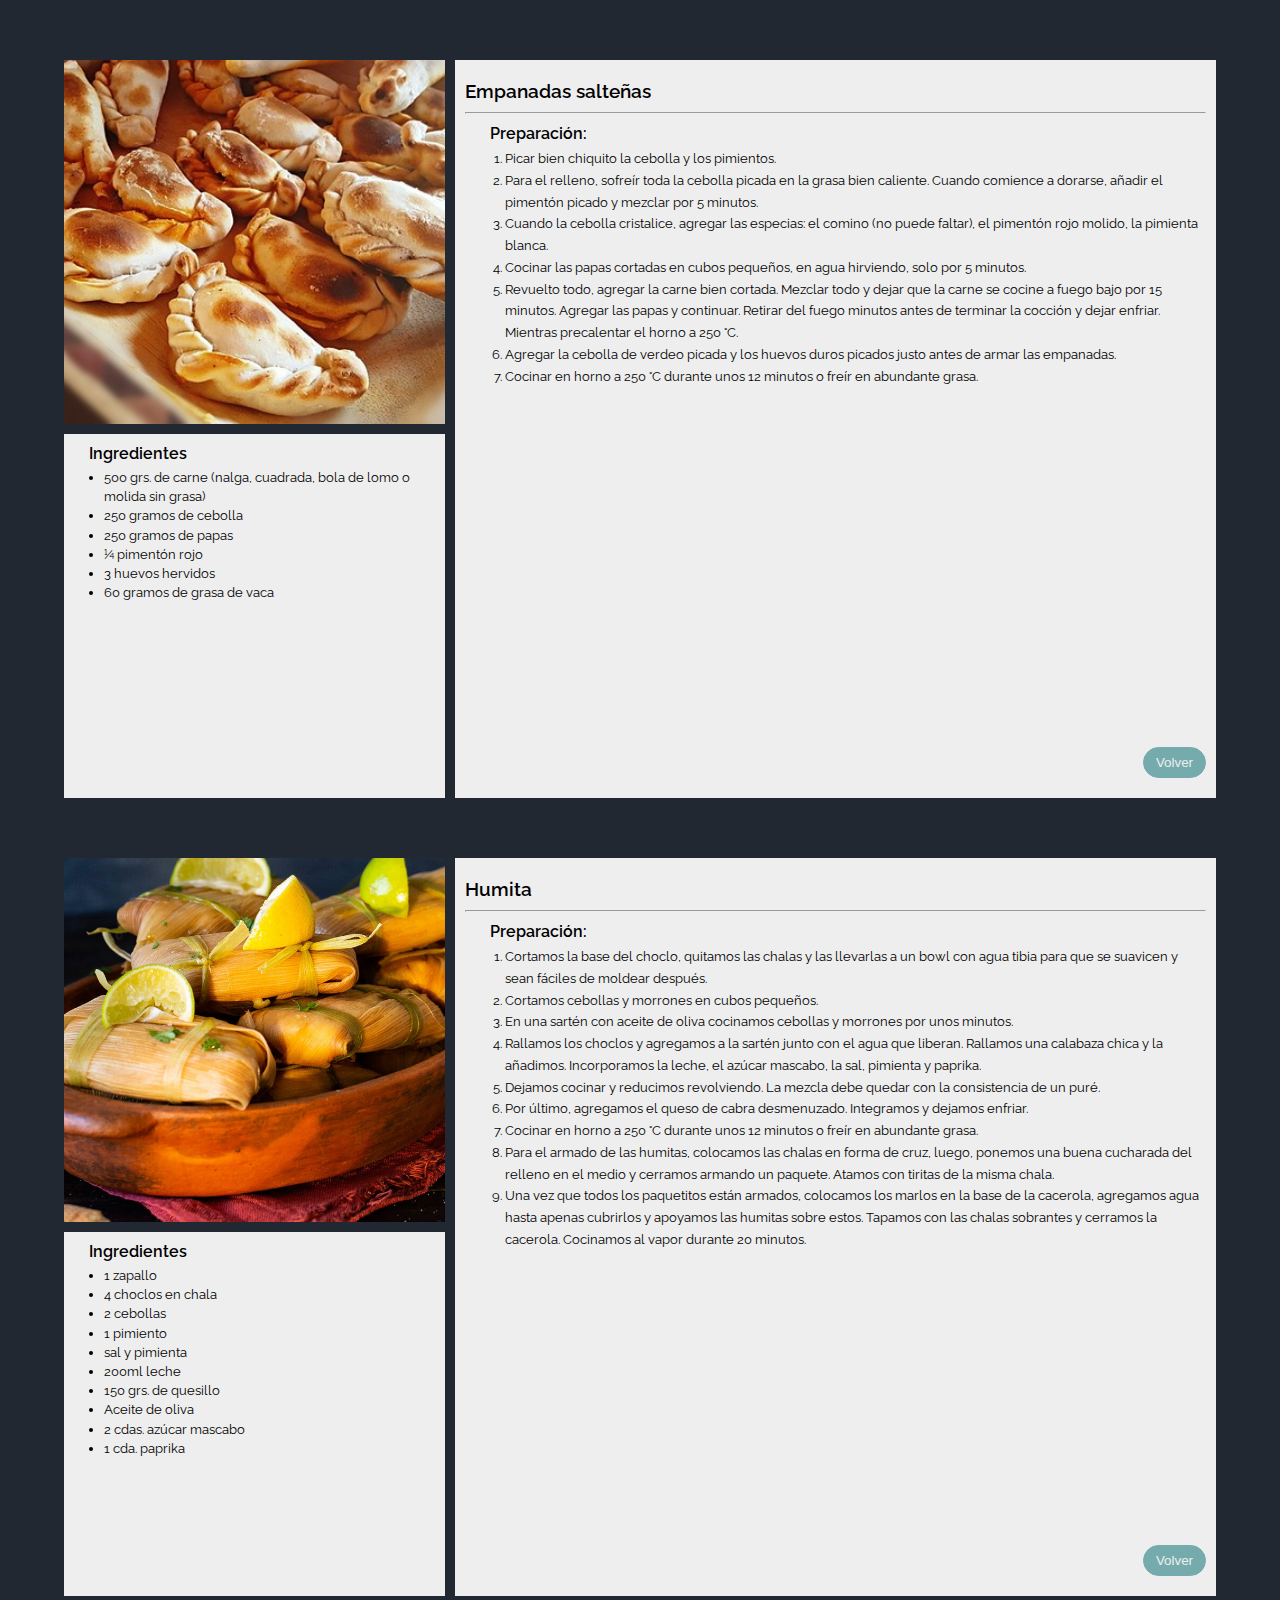
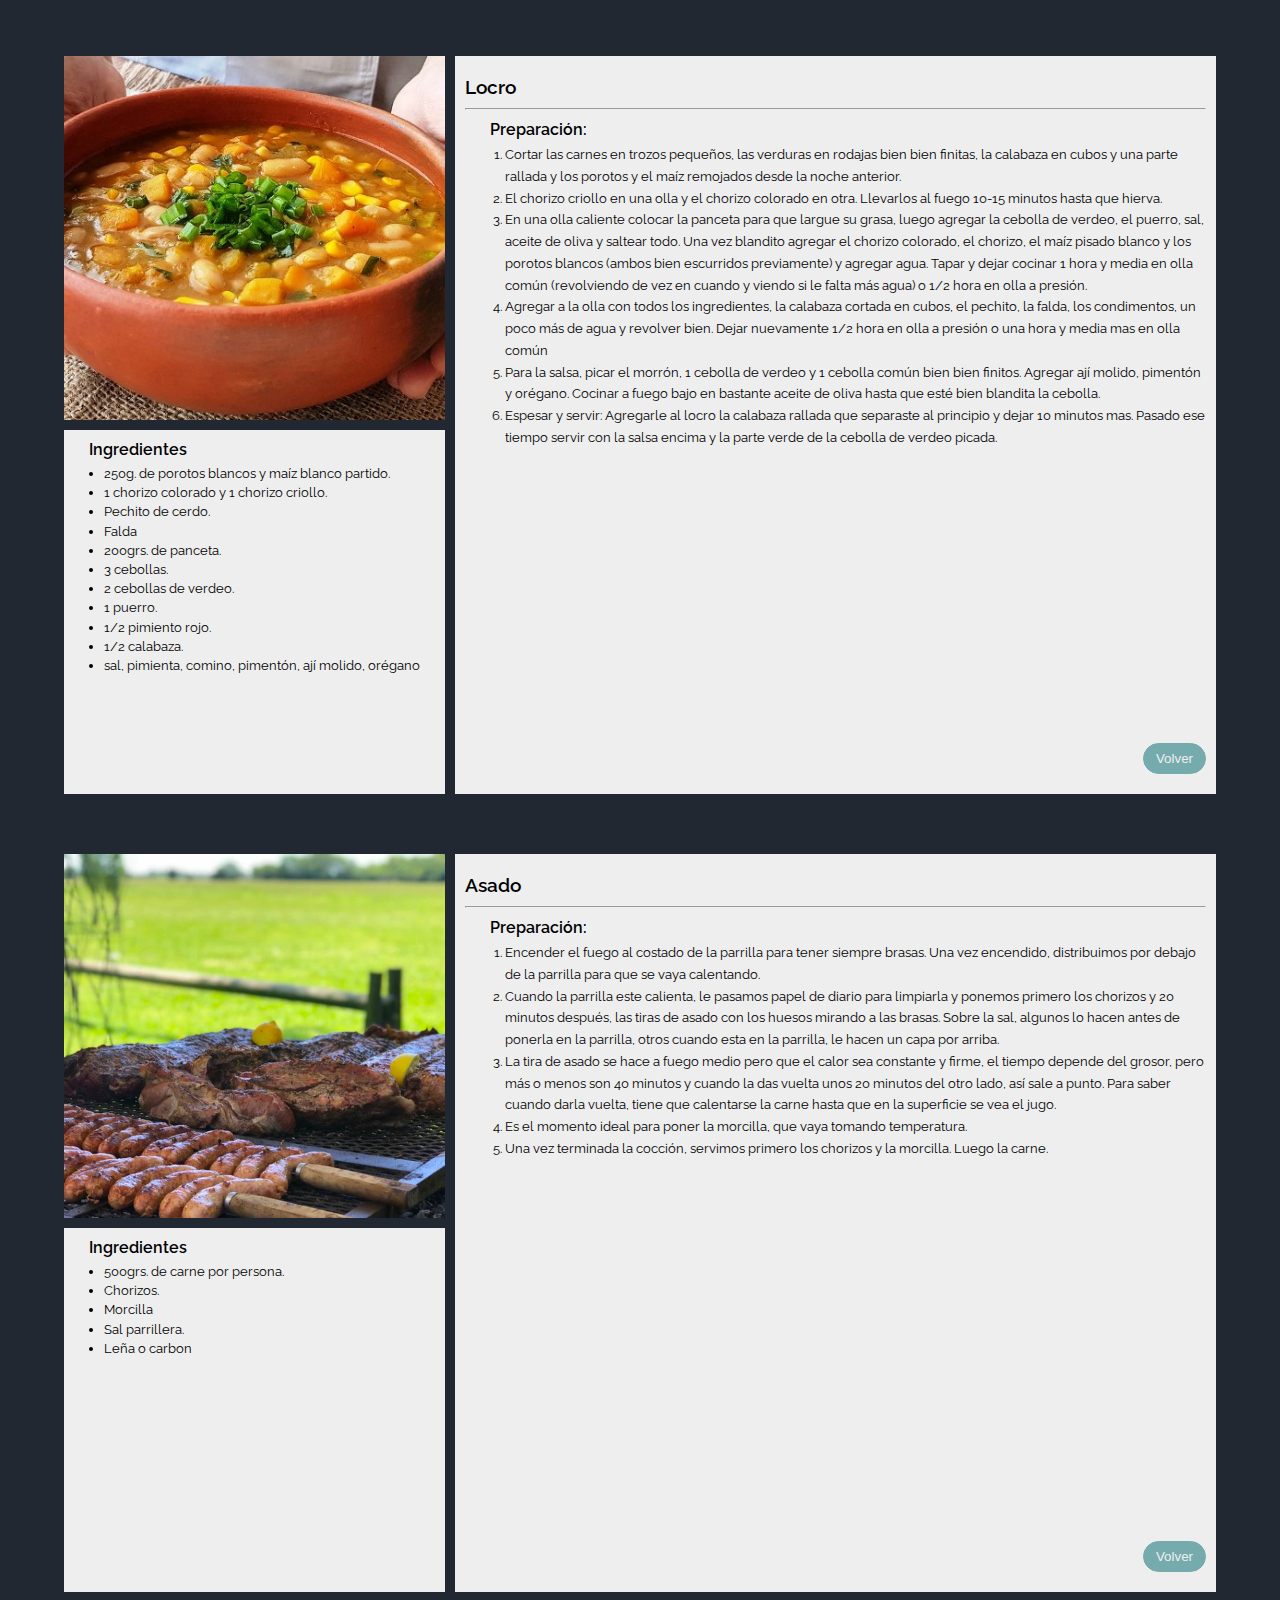
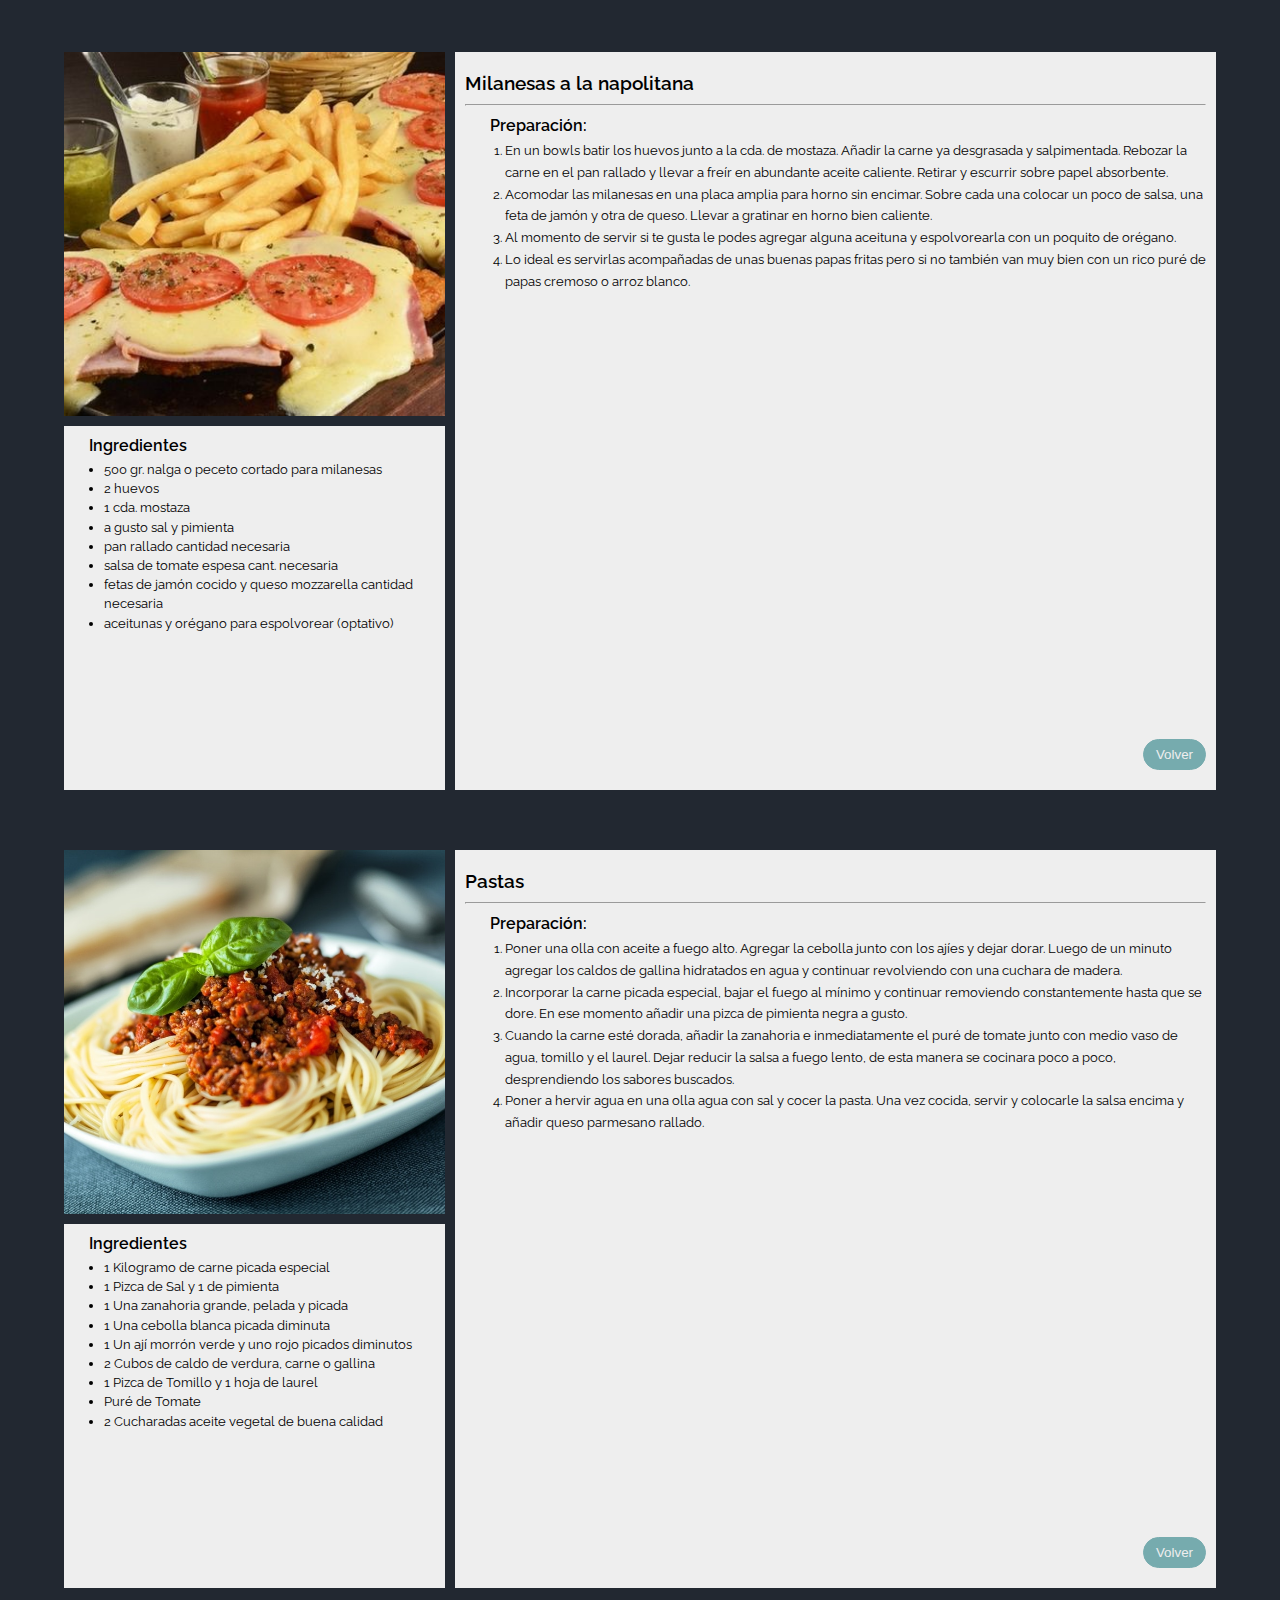
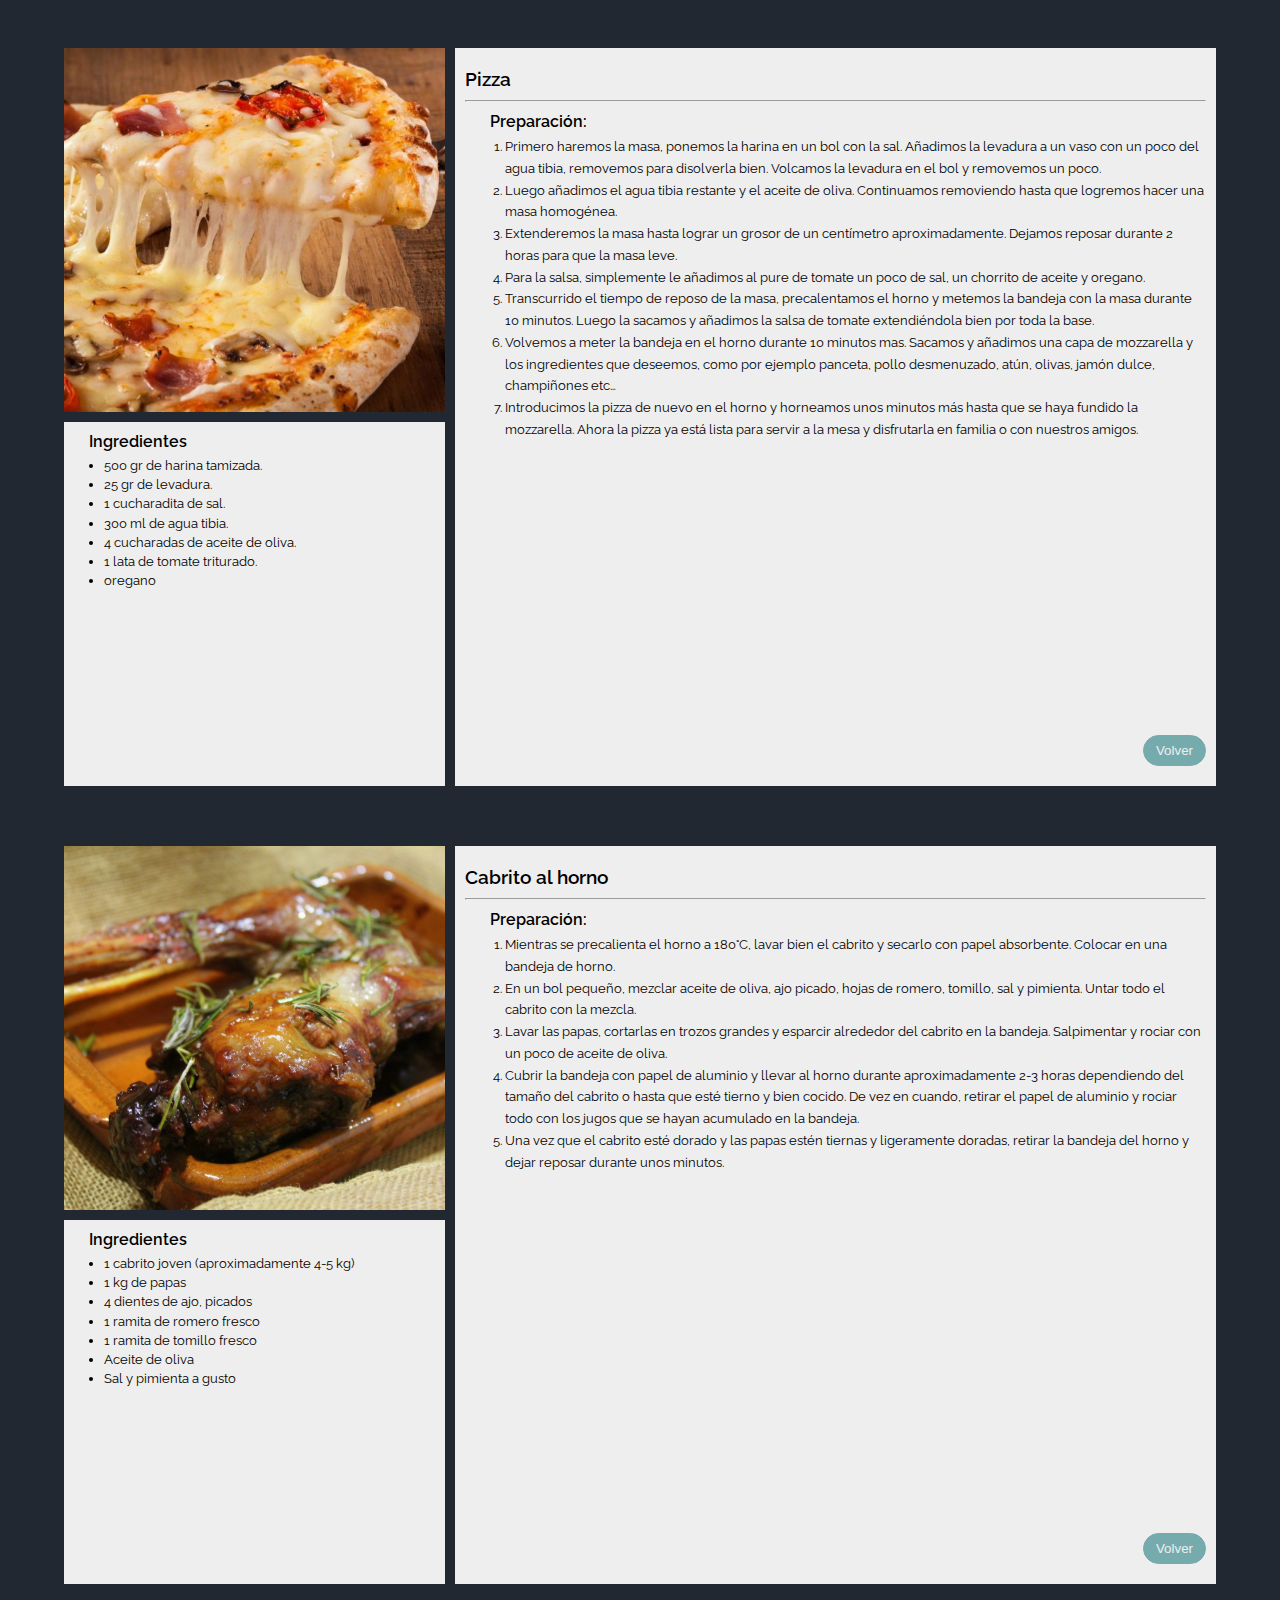
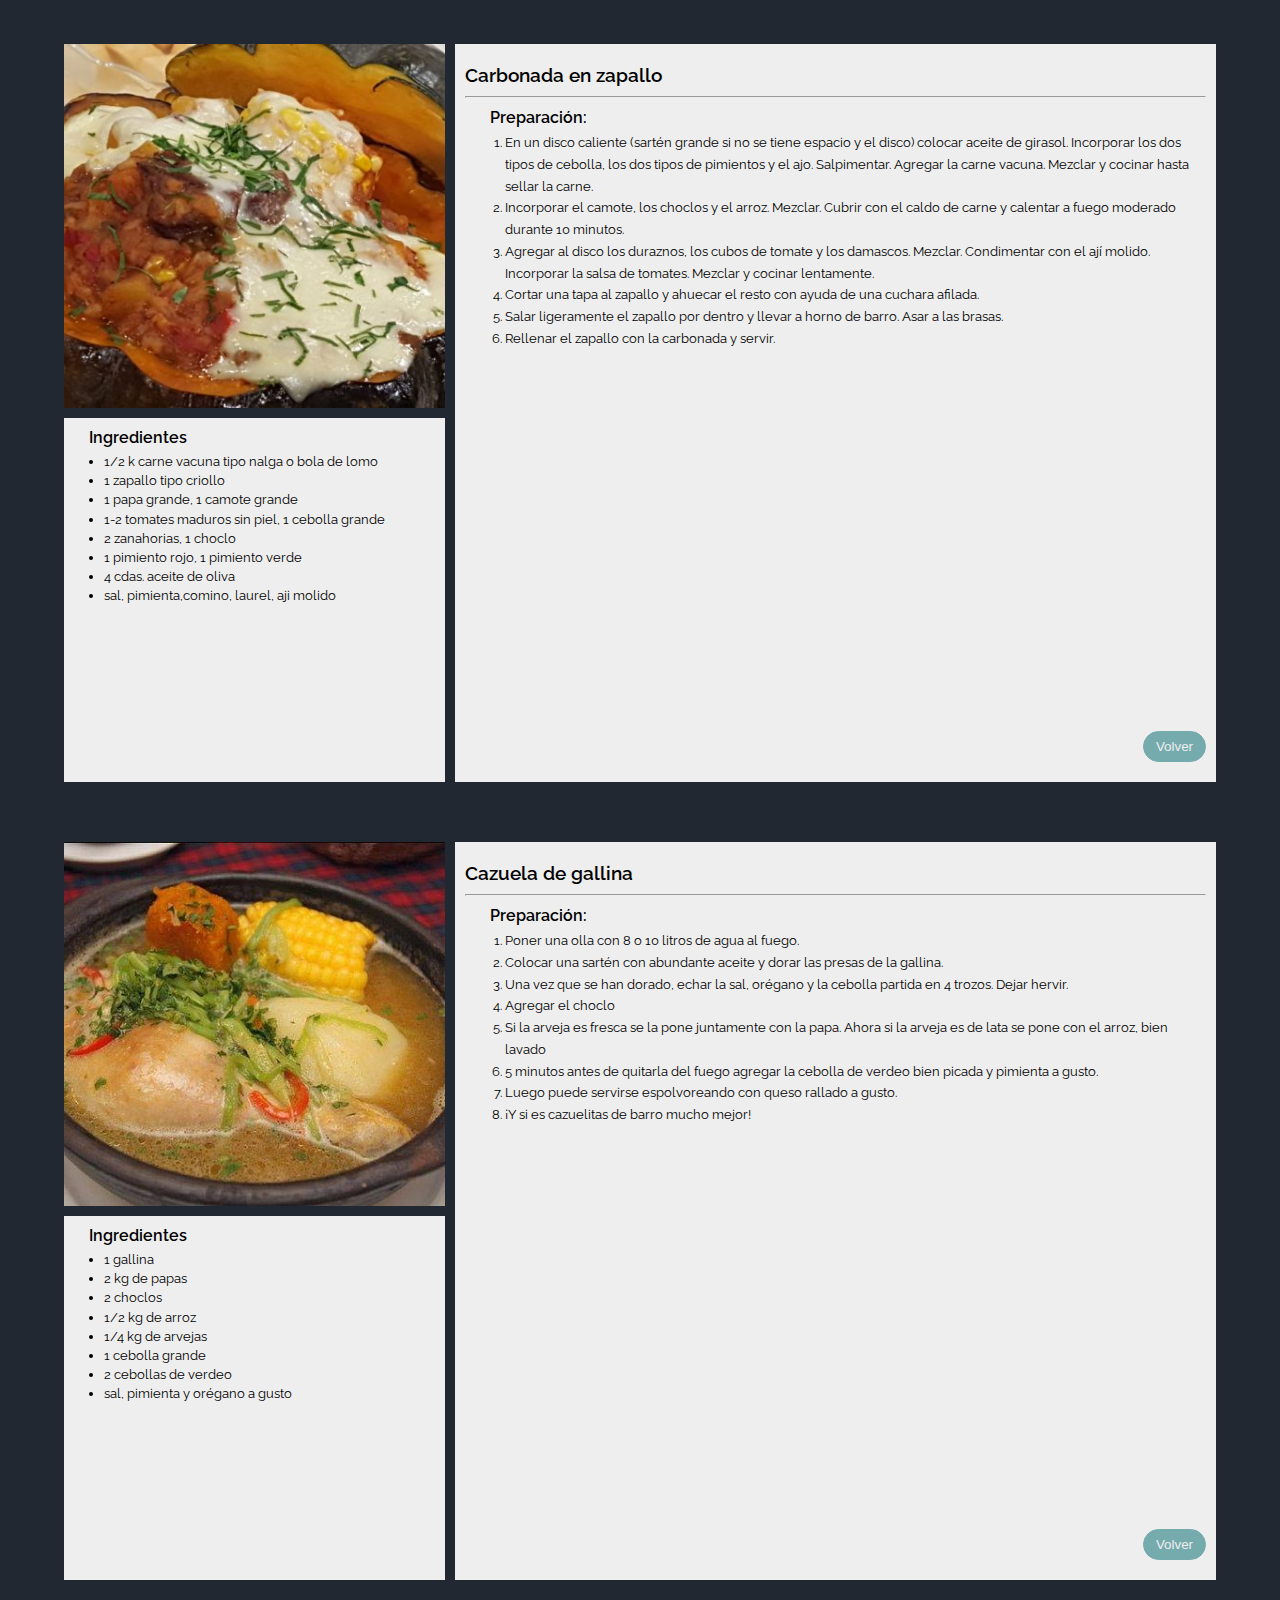
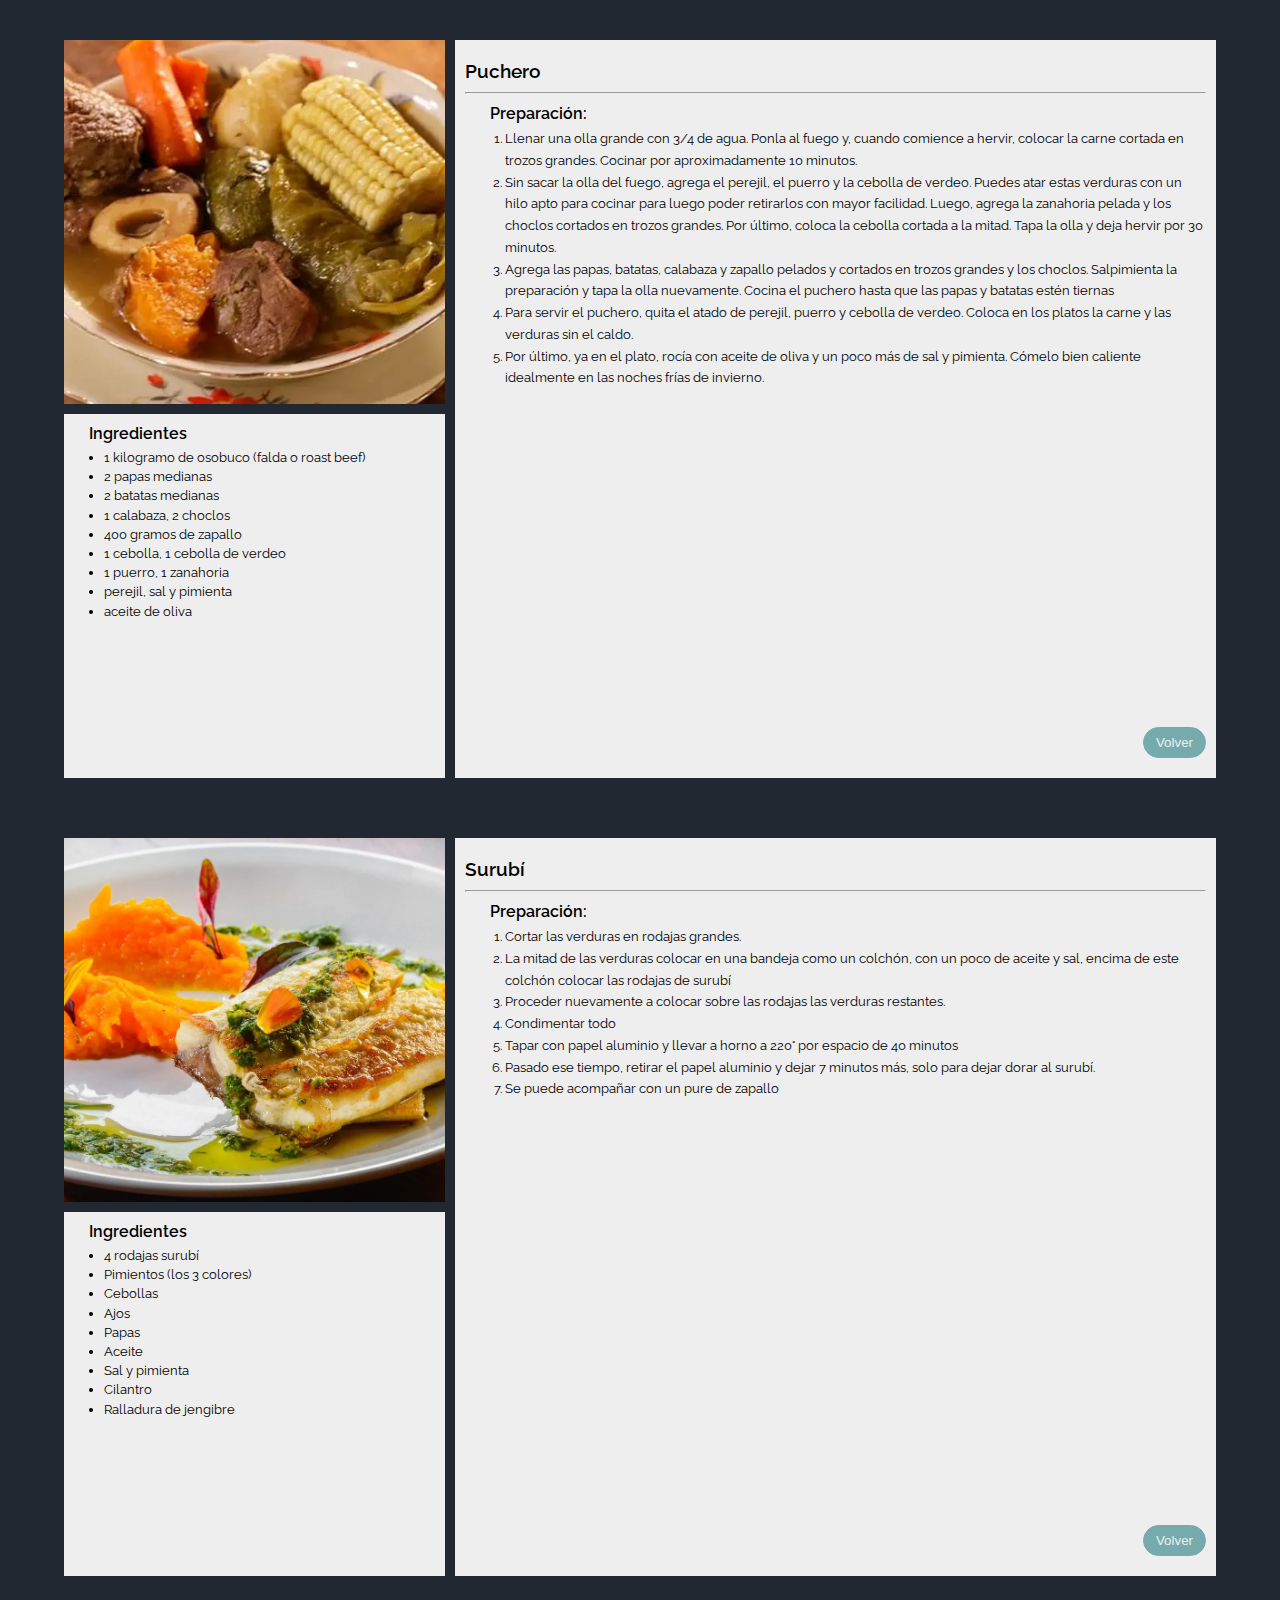
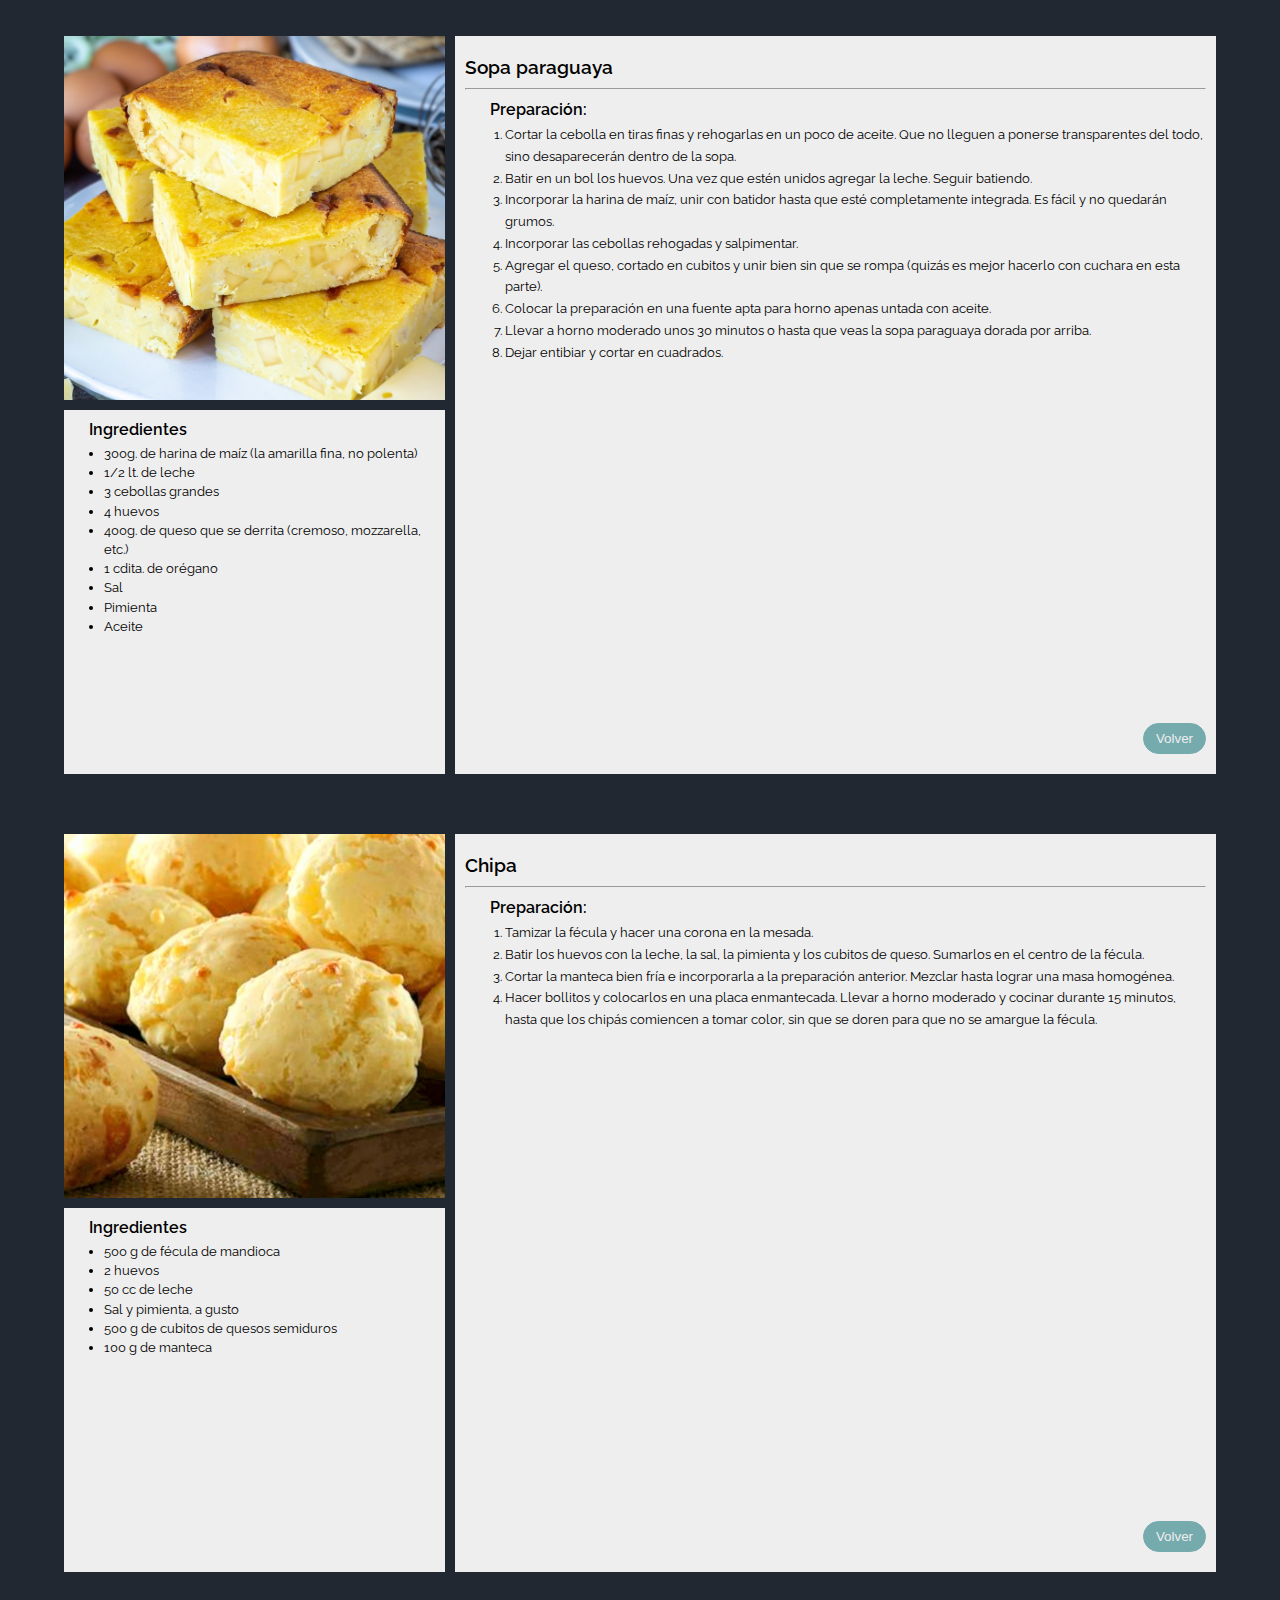
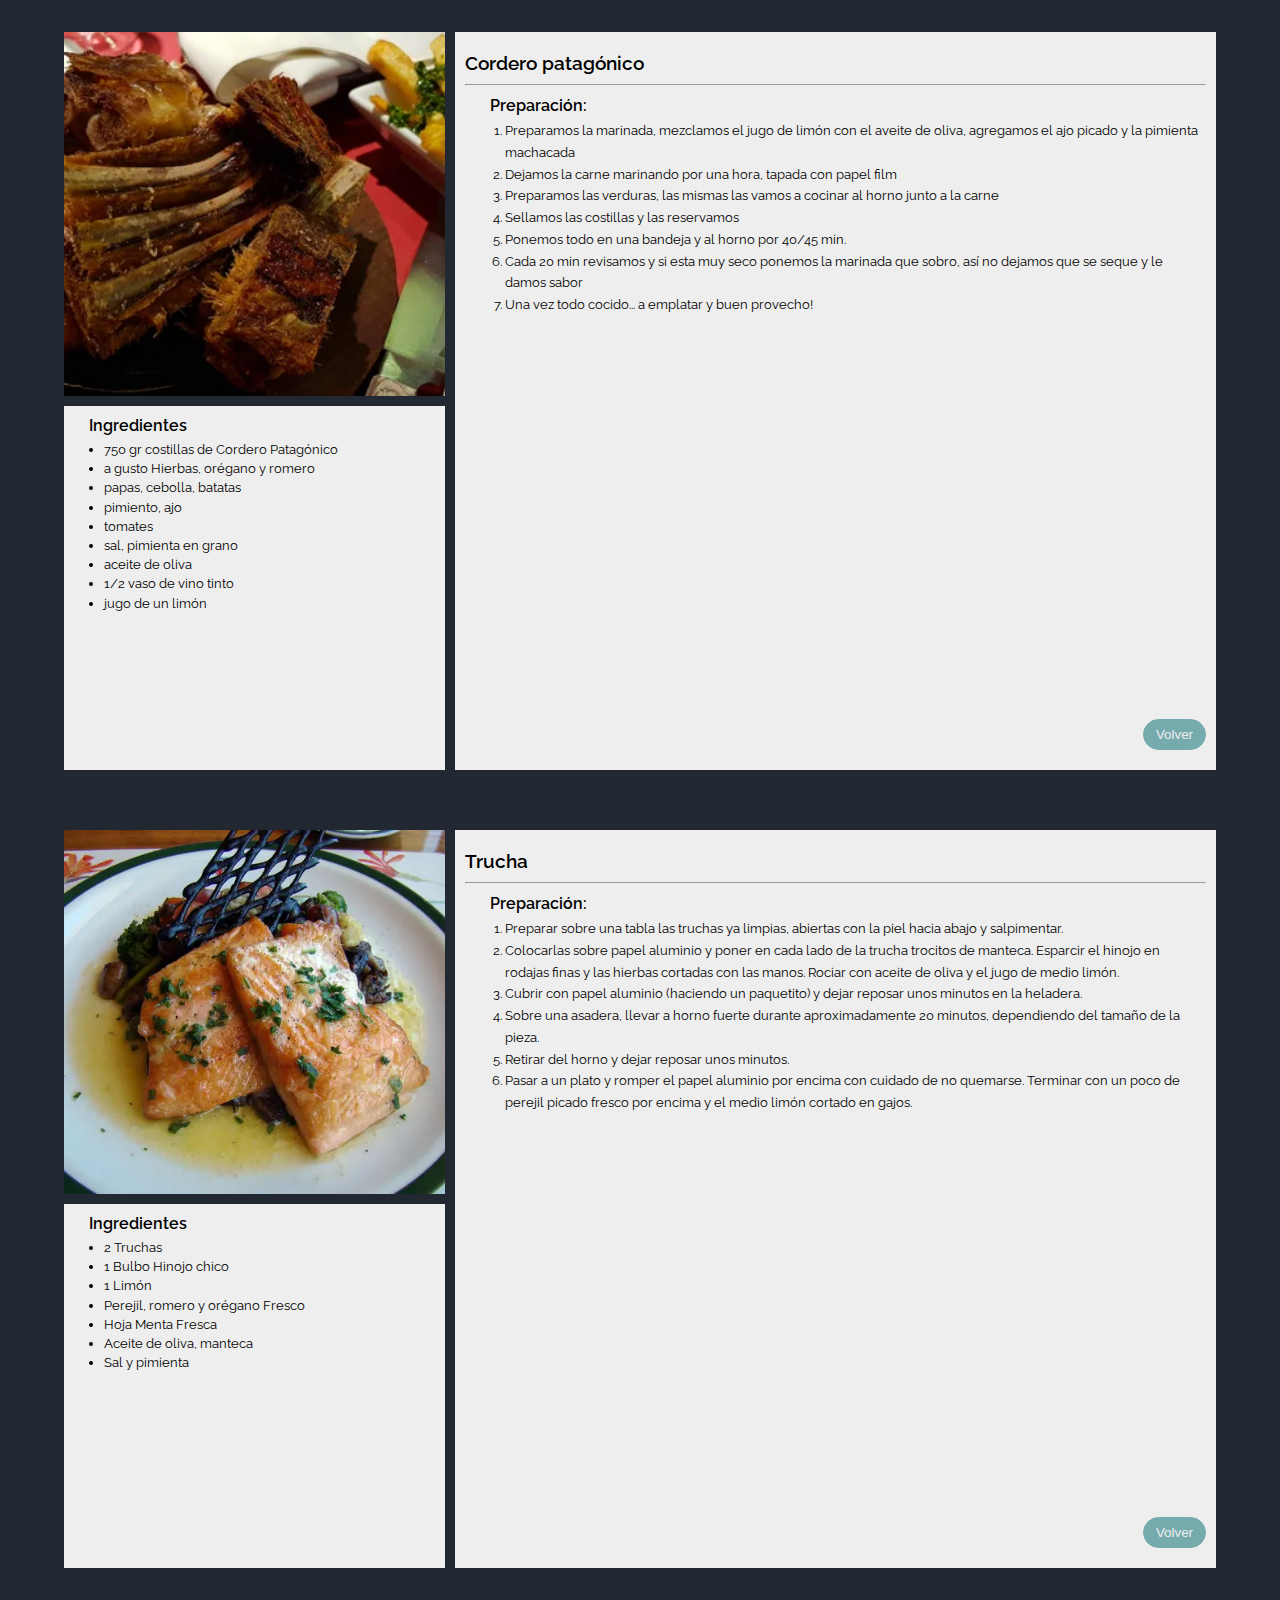
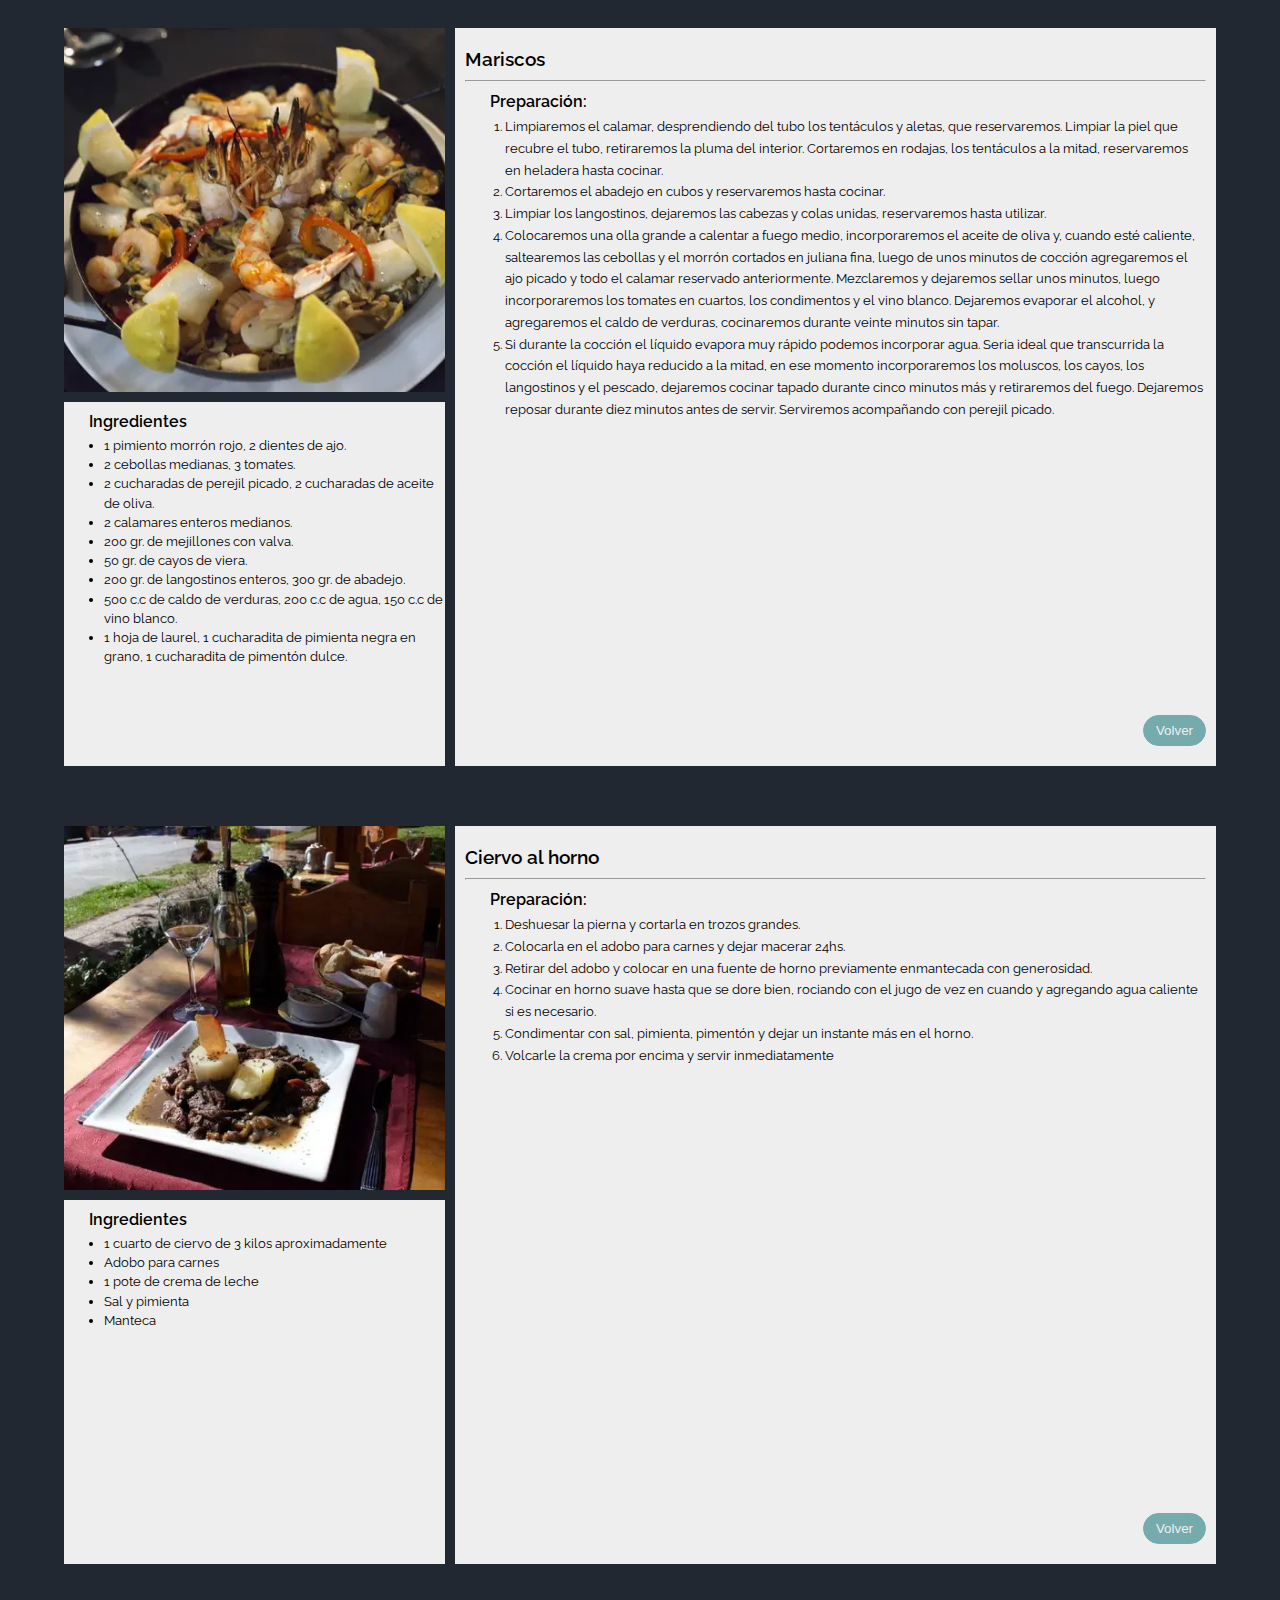
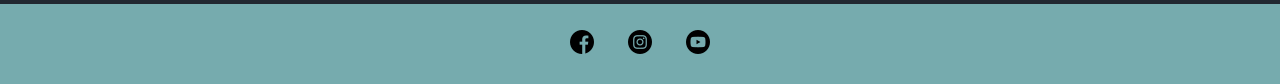
<file: recetas.html>
<!DOCTYPE html>
<html lang="es">
<head>
    <meta charset="UTF-8">
    <meta name="viewport" content="width=device-width, initial-scale=1.0">
    <title>Gastronomía Regional - Recetas</title>
    <link rel="stylesheet" href="./css/estilos.css">
    <link rel="shortcut icon" href="./imagenes/sombrero-de-cocinero.png" type="image/x-icon">
    <style>
        @import url('https://fonts.googleapis.com/css2?family=Open+Sans:ital,wght@0,300..800;1,300..800&family=Quicksand:wght@300..700&family=Raleway:ital,wght@0,100..900;1,100..900&family=Roboto:ital,wght@0,100;0,300;0,400;0,500;0,700;0,900;1,100;1,300;1,400;1,500;1,700;1,900&display=swap');
    </style>
</head>
<body>
     <div class="contenedor-regiones">
      
        <main class="recetas-main">
            <div id="empanadas"></div>
            <div class="recetas-contenedor">
                <div class="recetas-imagen-empanadas"></div>
                <div class="recetas-preparacion">
                    <h3>Empanadas salteñas</h3>
                    <hr>
                    <h4>Preparación:</h4>
                    <ol>
                        <li>Picar bien chiquito la cebolla y los pimientos.</li>
                        <li>Para el relleno, sofreír toda la cebolla picada en la grasa bien caliente. Cuando comience a
                            dorarse, añadir el pimentón picado y mezclar por 5 minutos.</li>
                        <li>Cuando la cebolla cristalice, agregar las especias: el comino (no puede faltar), el pimentón
                            rojo molido, la pimienta blanca.</li>
                        <li>Cocinar las papas cortadas en cubos pequeños, en agua hirviendo, solo por 5 minutos.</li>
                        <li>Revuelto todo, agregar la carne bien cortada. Mezclar todo y dejar que la carne se cocine a
                            fuego bajo por 15 minutos. Agregar las papas y continuar. Retirar del fuego minutos antes de
                            terminar la cocción y dejar enfriar.
                            Mientras precalentar el horno a 250 °C.</li>
                        <li>Agregar la cebolla de verdeo picada y los huevos duros picados justo antes de armar las
                            empanadas.</li>
                        <li>Cocinar en horno a 250 °C durante unos 12 minutos o freír en abundante grasa.</li>
                    </ol>
                    <a href="norte.html#volver"><button>Volver</button></a>
                </div>

                <div class="recetas-ingredientes">
                    <h4>Ingredientes</h4>
                    <ul>
                        <li>500 grs. de carne (nalga, cuadrada, bola de lomo o molida sin grasa)</li>
                        <li>250 gramos de cebolla</li>
                        <li>250 gramos de papas</li>
                        <li>¼ pimentón rojo</li>
                        <li>3 huevos hervidos</li>
                        <li>60 gramos de grasa de vaca</li>
                    </ul>
                </div>
            </div>

            <div id="humita"></div>
            <div class="recetas-contenedor">
                <div class="recetas-imagen-humita"></div>
                <div class="recetas-preparacion">
                    <h3>Humita</h3>
                    <hr>
                    <h4>Preparación:</h4>
                    <ol>
                        <li>Cortamos la base del choclo, quitamos las chalas y las llevarlas a un bowl con agua tibia
                            para que se suavicen y sean fáciles de moldear después.</li>
                        <li>Cortamos cebollas y morrones en cubos pequeños.</li>
                        <li>En una sartén con aceite de oliva cocinamos cebollas y morrones por unos minutos.</li>
                        <li>Rallamos los choclos y agregamos a la sartén junto con el agua que liberan. Rallamos una
                            calabaza chica y la añadimos. Incorporamos la leche, el azúcar mascabo, la sal, pimienta y
                            paprika.</li>
                        <li>Dejamos cocinar y reducimos revolviendo. La mezcla debe quedar con la consistencia de un
                            puré.</li>
                        <li>Por último, agregamos el queso de cabra desmenuzado. Integramos y dejamos enfriar.</li>
                        <li>Cocinar en horno a 250 °C durante unos 12 minutos o freír en abundante grasa.</li>
                        <li>Para el armado de las humitas, colocamos las chalas en forma de cruz, luego, ponemos una
                            buena cucharada del relleno en el medio y cerramos armando un paquete. Atamos con tiritas de
                            la misma chala.</li>
                        <li>Una vez que todos los paquetitos están armados, colocamos los marlos en la base de la
                            cacerola, agregamos agua hasta apenas cubrirlos y apoyamos las humitas sobre estos. Tapamos
                            con las chalas sobrantes y cerramos la cacerola. Cocinamos al vapor durante 20 minutos.</li>
                    </ol>
                    <a href="norte.html#volver"><button>Volver</button></a>
                </div>

                <div class="recetas-ingredientes">
                    <h4>Ingredientes</h4>
                    <ul>
                        <li>1 zapallo</li>
                        <li>4 choclos en chala</li>
                        <li>2 cebollas</li>
                        <li>1 pimiento</li>
                        <li>sal y pimienta</li>
                        <li>200ml leche</li>
                        <li>150 grs. de quesillo</li>
                        <li>Aceite de oliva</li>
                        <li>2 cdas. azúcar mascabo</li>
                        <li>1 cda. paprika</li>
                    </ul>
                </div>
            </div>

            <div id="locro"></div>
            <div class="recetas-contenedor">
                <div class="recetas-imagen-locro"></div>
                <div class="recetas-preparacion">
                    <h3>Locro</h3>
                    <hr>
                    <h4>Preparación:</h4>
                    <ol>
                        <li>Cortar las carnes en trozos pequeños, las verduras en rodajas bien bien finitas, la calabaza
                            en cubos y una parte rallada y los porotos y el maíz remojados desde la noche anterior.</li>
                        <li>El chorizo criollo en una olla y el chorizo colorado en otra. Llevarlos al fuego 10-15
                            minutos hasta que hierva.</li>
                        <li>En una olla caliente colocar la panceta para que largue su grasa, luego agregar la cebolla
                            de verdeo, el puerro, sal, aceite de oliva y saltear todo. Una vez blandito agregar el
                            chorizo colorado, el chorizo, el maíz pisado blanco y los porotos blancos (ambos bien
                            escurridos previamente) y agregar agua. Tapar y dejar cocinar 1 hora y media en olla común
                            (revolviendo de vez en cuando y viendo si le falta más agua) o 1/2 hora en olla a presión.
                        </li>
                        <li> Agregar a la olla con todos los ingredientes, la calabaza cortada en cubos, el pechito, la
                            falda, los condimentos, un poco más de agua y revolver bien. Dejar nuevamente 1/2 hora en
                            olla a presión o una hora y media mas en olla común</li>
                        <li>Para la salsa, picar el morrón, 1 cebolla de verdeo y 1 cebolla común bien bien finitos.
                            Agregar ají molido, pimentón y orégano. Cocinar a fuego bajo en bastante aceite de oliva
                            hasta que esté bien blandita la cebolla.</li>
                        <li>Espesar y servir: Agregarle al locro la calabaza rallada que separaste al principio y dejar
                            10 minutos mas. Pasado ese tiempo servir con la salsa encima y la parte verde de la cebolla
                            de verdeo picada.</li>
                    </ol>
                    <a href="norte.html#volver"><button>Volver</button></a>
                </div>

                <div class="recetas-ingredientes">
                    <h4>Ingredientes</h4>
                    <ul>
                        <li>250g. de porotos blancos y maíz blanco partido.</li>
                        <li>1 chorizo colorado y 1 chorizo criollo.</li>
                        <li>Pechito de cerdo.</li>
                        <li>Falda</li>
                        <li>200grs. de panceta.</li>
                        <li>3 cebollas.</li>
                        <li>2 cebollas de verdeo.</li>
                        <li>1 puerro.</li>
                        <li>1/2 pimiento rojo.</li>
                        <li>1/2 calabaza.</li>
                        <li>sal, pimienta, comino, pimentón, ají molido, orégano</li>
                    </ul>
                </div>
            </div>
            <div id="asado"></div>
            <div class="recetas-contenedor">
                <div class="recetas-imagen-asado"></div>
                <div class="recetas-preparacion">
                    <h3>Asado</h3>
                    <hr>
                    <h4>Preparación:</h4>
                    <ol>
                        <li>Encender el fuego al costado de la parrilla para tener siempre brasas. Una vez encendido,
                            distribuimos por debajo de la parrilla para que se vaya calentando.</li>
                        <li>Cuando la parrilla este calienta, le pasamos papel de diario para limpiarla y ponemos
                            primero los chorizos y 20 minutos después, las tiras de asado con los huesos mirando a las
                            brasas. Sobre la sal, algunos lo hacen antes de ponerla en la parrilla, otros cuando esta en
                            la parrilla, le hacen un capa por arriba.</li>
                        <li>La tira de asado se hace a fuego medio pero que el calor sea constante y firme, el tiempo
                            depende del grosor, pero más o menos son 40 minutos y cuando la das vuelta unos 20 minutos
                            del otro lado, así sale a punto. Para saber cuando darla vuelta, tiene que calentarse la
                            carne hasta que en la superficie se vea el jugo.</li>
                        <li>Es el momento ideal para poner la morcilla, que vaya tomando temperatura.</li>
                        <li>Una vez terminada la cocción, servimos primero los chorizos y la morcilla. Luego la carne.
                        </li>
                    </ol>
                    <a href="centro.html#volver"><button>Volver</button></a>
                </div>

                <div class="recetas-ingredientes">
                    <h4>Ingredientes</h4>
                    <ul>
                        <li>500grs. de carne por persona.</li>
                        <li>Chorizos.</li>
                        <li>Morcilla</li>
                        <li>Sal parrillera.</li>
                        <li>Leña o carbon</li>
                    </ul>
                </div>
            </div>

            <div id="milanesas"></div>
            <div class="recetas-contenedor">
                <div class="recetas-imagen-milanesas"></div>
                <div class="recetas-preparacion">
                    <h3>Milanesas a la napolitana</h3>
                    <hr>
                    <h4>Preparación:</h4>
                    <ol>
                        <li>En un bowls batir los huevos junto a la cda. de mostaza. Añadir la carne ya desgrasada y
                            salpimentada. Rebozar la carne en el pan rallado y llevar a freír en abundante aceite
                            caliente. Retirar y escurrir sobre papel absorbente.
                        </li>
                        <li>Acomodar las milanesas en una placa amplia para horno sin encimar. Sobre cada una colocar un
                            poco de salsa, una feta de jamón y otra de queso. Llevar a gratinar en horno bien caliente.
                        </li>
                        <li>
                            Al momento de servir si te gusta le podes agregar alguna aceituna y espolvorearla con un
                            poquito de orégano.
                        </li>
                        <li>
                            Lo ideal es servirlas acompañadas de unas buenas papas fritas pero si no también van muy
                            bien con un rico puré de papas cremoso o arroz blanco.
                        </li>
                    </ol>
                    <a href="centro.html#volver"><button>Volver</button></a>
                </div>

                <div class="recetas-ingredientes">
                    <h4>Ingredientes</h4>
                    <ul>
                        <li>500 gr. nalga o peceto cortado para milanesas</li>
                        <li>2 huevos</li>
                        <li>1 cda. mostaza</li>
                        <li>a gusto sal y pimienta</li>
                        <li>pan rallado cantidad necesaria</li>
                        <li>salsa de tomate espesa cant. necesaria</li>
                        <li>fetas de jamón cocido y queso mozzarella cantidad necesaria</li>
                        <li>aceitunas y orégano para espolvorear (optativo)</li>
                    </ul>
                </div>
            </div>

            <div id="pastas"></div>
            <div class="recetas-contenedor">
                <div class="recetas-imagen-pastas"></div>
                <div class="recetas-preparacion">
                    <h3>Pastas</h3>
                    <hr>
                    <h4>Preparación:</h4>
                    <ol>
                        <li>Poner una olla con aceite a fuego alto. Agregar la cebolla junto con los ajíes y dejar
                            dorar. Luego de un minuto agregar los caldos de gallina hidratados en agua y continuar
                            revolviendo con una cuchara de madera.
                        </li>
                        <li>
                            Incorporar la carne picada especial, bajar el fuego al mínimo y continuar removiendo
                            constantemente hasta que se dore. En ese momento añadir una pizca de pimienta negra a gusto.
                        </li>
                        <li>
                            Cuando la carne esté dorada, añadir la zanahoria e inmediatamente el puré de tomate junto
                            con medio vaso de agua, tomillo y el laurel. Dejar reducir la salsa a fuego lento, de esta
                            manera se cocinara poco a poco, desprendiendo los sabores buscados.
                        </li>
                        <li>
                            Poner a hervir agua en una olla agua con sal y cocer la pasta. Una vez cocida, servir y
                            colocarle la salsa encima y añadir queso parmesano rallado.
                        </li>
                    </ol>
                    <a href="centro.html#volver"><button>Volver</button></a>
                </div>

                <div class="recetas-ingredientes">
                    <h4>Ingredientes</h4>
                    <ul>
                        <li>1 Kilogramo de carne picada especial</li>
                        <li>1 Pizca de Sal y 1 de pimienta</li>
                        <li>1 Una zanahoria grande, pelada y picada</li>
                        <li>1 Una cebolla blanca picada diminuta</li>
                        <li>1 Un ají morrón verde y uno rojo picados diminutos</li>
                        <li>2 Cubos de caldo de verdura, carne o gallina</li>
                        <li>1 Pizca de Tomillo y 1 hoja de laurel</li>
                        <li>Puré de Tomate</li>
                        <li>2 Cucharadas aceite vegetal de buena calidad</li>
                    </ul>
                </div>
            </div>

            <div id="pizza"></div>
            <div class="recetas-contenedor">
                <div class="recetas-imagen-pizza"></div>
                <div class="recetas-preparacion">
                    <h3>Pizza</h3>
                    <hr>
                    <h4>Preparación:</h4>
                    <ol>
                        <li>
                            Primero haremos la masa, ponemos la harina en un bol con la sal. Añadimos la levadura a un
                            vaso con un poco del agua tibia, removemos para disolverla bien. Volcamos la levadura en el
                            bol y removemos un poco.
                        </li>
                        <li>
                            Luego añadimos el agua tibia restante y el aceite de oliva. Continuamos removiendo hasta que
                            logremos hacer una masa homogénea.
                        </li>
                        <li>
                            Extenderemos la masa hasta lograr un grosor de un centímetro aproximadamente. Dejamos
                            reposar durante 2 horas para que la masa leve.
                        </li>
                        <li>
                            Para la salsa, simplemente le añadimos al pure de tomate un poco de sal, un chorrito de
                            aceite y oregano.
                        </li>

                        <li>
                            Transcurrido el tiempo de reposo de la masa, precalentamos el horno y metemos la bandeja con
                            la masa durante 10 minutos. Luego la sacamos y añadimos la salsa de tomate extendiéndola
                            bien por toda la base.
                        </li>
                        <li>
                            Volvemos a meter la bandeja en el horno durante 10 minutos mas. Sacamos y añadimos una capa
                            de mozzarella y los ingredientes que deseemos, como por ejemplo panceta, pollo desmenuzado,
                            atún, olivas, jamón dulce, champiñones etc…
                        </li>
                        <li>
                            Introducimos la pizza de nuevo en el horno y horneamos unos minutos más hasta que se haya
                            fundido la mozzarella. Ahora la pizza ya está lista para servir a la mesa y disfrutarla en
                            familia o con nuestros amigos.
                        </li>
                    </ol>
                    <a href="centro.html#volver"><button>Volver</button></a>
                </div>

                <div class="recetas-ingredientes">
                    <h4>Ingredientes</h4>
                    <ul>
                        <li>500 gr de harina tamizada.</li>
                        <li>25 gr de levadura.</li>
                        <li>1 cucharadita de sal.</li>
                        <li>300 ml de agua tibia.</li>
                        <li>4 cucharadas de aceite de oliva.</li>
                        <li>1 lata de tomate triturado.</li>
                        <li>oregano</li>
                    </ul>
                </div>
            </div>

            <div id="cabrito"></div>
            <div class="recetas-contenedor">
                <div class="recetas-imagen-cabrito"></div>
                <div class="recetas-preparacion">
                    <h3>Cabrito al horno</h3>
                    <hr>
                    <h4>Preparación:</h4>
                    <ol>
                        <li>Mientras se precalienta el horno a 180°C, lavar bien el cabrito y secarlo con papel absorbente. Colocar en una bandeja de horno.</li>
                        <li>En un bol pequeño, mezclar aceite de oliva, ajo picado, hojas de romero, tomillo, sal y pimienta. Untar todo el cabrito con la mezcla.</li>
                        <li>Lavar las papas, cortarlas en trozos grandes y esparcir alrededor del cabrito en la bandeja. Salpimentar y rociar con un poco de aceite de oliva.</li>
                        <li>Cubrir la bandeja con papel de aluminio y llevar al horno durante aproximadamente 2-3 horas dependiendo del tamaño del cabrito o hasta que esté tierno y bien cocido. De vez en cuando, retirar el papel de aluminio y rociar todo con los jugos que se hayan acumulado en la bandeja.</li>
                        <li>Una vez que el cabrito esté dorado y las papas estén tiernas y ligeramente doradas, retirar la bandeja del horno y dejar reposar durante unos minutos.</li>
                    </ol>
                    <a href="centro.html#volver"><button>Volver</button></a>
                </div>

                <div class="recetas-ingredientes">
                    <h4>Ingredientes</h4>
                    <ul>
                        <li>1 cabrito joven (aproximadamente 4-5 kg)</li>
                        <li>1 kg de papas</li>
                        <li>4 dientes de ajo, picados</li>
                        <li>1 ramita de romero fresco</li>
                        <li>1 ramita de tomillo fresco</li>
                        <li>Aceite de oliva</li>
                        <li>Sal y pimienta a gusto</li>
                    </ul>
                </div>
            </div>
            <div id="carbonada"></div>
            <div class="recetas-contenedor">
                <div class="recetas-imagen-carbonada"></div>
                <div class="recetas-preparacion">
                    <h3>Carbonada en zapallo</h3>
                    <hr>
                    <h4>Preparación:</h4>
                    <ol>
                        <li>En un disco caliente (sartén grande si no se tiene espacio y el disco) colocar aceite de girasol. Incorporar los dos tipos de cebolla, los dos tipos de pimientos y el ajo. Salpimentar. Agregar la carne vacuna. Mezclar y cocinar hasta sellar la carne.</li>
                        <li>Incorporar el camote, los choclos y el arroz. Mezclar. Cubrir con el caldo de carne y calentar a fuego moderado durante 10 minutos.</li>
                        <li>Agregar al disco los duraznos, los cubos de tomate y los damascos. Mezclar. Condimentar con el ají molido. Incorporar la salsa de tomates. Mezclar y cocinar lentamente.</li>
                        <li>Cortar una tapa al zapallo y ahuecar el resto con ayuda de una cuchara afilada.</li>
                        <li>Salar ligeramente el zapallo por dentro y llevar a horno de barro. Asar a las brasas.</li>
                        <li>Rellenar el zapallo con la carbonada y servir.</li>
                    </ol>
                    <a href="cuyo.html#volver"><button>Volver</button></a>
                </div>

                <div class="recetas-ingredientes">
                    <h4>Ingredientes</h4>
                    <ul>
                       <li>1/2 k carne vacuna tipo nalga o bola de lomo</li>
                       <li>1 zapallo tipo criollo</li>
                       <li>1 papa grande, 1 camote grande</li>
                       <li>1-2 tomates maduros sin piel, 1 cebolla grande</li>
                       <li>2 zanahorias, 1 choclo</li>
                       <li>1 pimiento rojo, 1 pimiento verde</li>
                       <li>4 cdas. aceite de oliva</li>
                       <li>sal, pimienta,comino, laurel, aji molido</li>
                    </ul>
                </div>
            </div>

            <div id="cazuela"></div>
            <div class="recetas-contenedor">
                <div class="recetas-imagen-cazuela"></div>
                <div class="recetas-preparacion">
                    <h3>Cazuela de gallina</h3>
                    <hr>
                    <h4>Preparación:</h4>
                    <ol>
                        <li>Poner una olla con 8 o 10 litros de agua al fuego.</li>
                        <li>Colocar una sartén con abundante aceite y dorar las presas de la gallina.</li>
                        <li>Una vez que se han dorado, echar la sal, orégano y la cebolla partida en 4 trozos. Dejar hervir.</li>
                        <li>Agregar el choclo</li>
                        <li>Si la arveja es fresca se la pone juntamente con la papa. Ahora si la arveja es de lata se pone con el arroz, bien lavado</li>
                        <li>5 minutos antes de quitarla del fuego agregar la cebolla de verdeo bien picada y pimienta a gusto.</li>
                        <li>Luego puede servirse espolvoreando con queso rallado a gusto.</li>
                        <li>¡Y si es cazuelitas de barro mucho mejor!</li>
                    </ol>
                    <a href="cuyo.html#volver"><button>Volver</button></a>
                </div>

                <div class="recetas-ingredientes">
                    <h4>Ingredientes</h4>
                    <ul>
                       <li>1 gallina</li>
                       <li>2 kg de papas</li>
                       <li>2 choclos</li>
                       <li>1/2 kg de arroz</li>
                       <li>1/4 kg de arvejas</li>
                       <li>1 cebolla grande</li>
                       <li>2 cebollas de verdeo</li>
                       <li>sal, pimienta y orégano a gusto</li>                       
                    </ul>
                </div>
            </div>

            <div id="puchero"></div>
            <div class="recetas-contenedor">
                <div class="recetas-imagen-puchero"></div>
                <div class="recetas-preparacion">
                    <h3>Puchero</h3>
                    <hr>
                    <h4>Preparación:</h4>
                    <ol>
                        <li>Llenar una olla grande con 3/4 de agua. Ponla al fuego y, cuando comience a hervir, colocar la carne cortada en trozos grandes. Cocinar por aproximadamente 10 minutos.</li>
                        <li>Sin sacar la olla del fuego, agrega el perejil, el puerro y la cebolla de verdeo. Puedes atar estas verduras con un hilo apto para cocinar para luego poder retirarlos con mayor facilidad. Luego, agrega la zanahoria pelada y los choclos cortados en trozos grandes. Por último, coloca la cebolla cortada a la mitad. Tapa la olla y deja hervir por 30 minutos.</li>
                        <li>Agrega las papas, batatas, calabaza y zapallo pelados y cortados en trozos grandes y los choclos. Salpimienta la preparación y tapa la olla nuevamente. Cocina el puchero hasta que las papas y batatas estén tiernas</li>
                        <li>Para servir el puchero, quita el atado de perejil, puerro y cebolla de verdeo. Coloca en los platos la carne y las verduras sin el caldo.</li>
                        <li>Por último, ya en el plato, rocía con aceite de oliva y un poco más de sal y pimienta. Cómelo bien caliente idealmente en las noches frías de invierno.</li>                        
                    </ol>
                    <a href="cuyo.html#volver"><button>Volver</button></a>
                </div>

                <div class="recetas-ingredientes">
                    <h4>Ingredientes</h4>
                    <ul>
                       <li>1 kilogramo de osobuco (falda o roast beef)</li>
                       <li>2 papas medianas</li>
                       <li>2 batatas medianas</li> 
                       <li>1 calabaza, 2 choclos</li>
                       <li>400 gramos de zapallo</li>
                       <li>1 cebolla, 1 cebolla de verdeo</li>     
                       <li>1 puerro, 1 zanahoria</li>
                       <li>perejil, sal y pimienta</li>
                       <li>aceite de oliva</li>              
                    </ul>
                </div>
            </div>
            <div id="surubi"></div>
            <div class="recetas-contenedor">
                <div class="recetas-imagen-surubi"></div>
                <div class="recetas-preparacion">
                    <h3>Surubí</h3>
                    <hr>
                    <h4>Preparación:</h4>
                    <ol>
                        <li>Cortar las verduras en rodajas grandes.</li>
                        <li>La mitad de las verduras colocar en una bandeja como un colchón, con un poco de aceite y sal, encima de este colchón colocar las rodajas de surubí</li> 
                        <li>Proceder nuevamente a colocar sobre las rodajas las verduras restantes.</li>
                        <li>Condimentar todo</li>
                        <li>Tapar con papel aluminio y llevar a horno a 220° por espacio de 40 minutos</li>  
                        <li>Pasado ese tiempo, retirar el papel aluminio y dejar 7 minutos más, solo para dejar dorar al surubí.</li>      
                        <li>Se puede acompañar con un pure de zapallo</li>
                    </ol>
                    <a href="litoral.html#volver"><button>Volver</button></a>
                </div>

                <div class="recetas-ingredientes">
                    <h4>Ingredientes</h4>
                    <ul>
                       <li>4 rodajas surubí</li> 
                       <li>Pimientos (los 3 colores)</li>
                       <li>Cebollas</li>   
                       <li>Ajos</li>  
                       <li>Papas</li>  
                       <li>Aceite</li>
                       <li>Sal y pimienta</li>
                       <li>Cilantro</li>
                       <li>Ralladura de jengibre</li>
                    </ul>
                </div>
            </div>

            <div id="sopa"></div>
            <div class="recetas-contenedor">
                <div class="recetas-imagen-sopa"></div>
                <div class="recetas-preparacion">
                    <h3>Sopa paraguaya</h3>
                    <hr>
                    <h4>Preparación:</h4>
                    <ol>
                        <li>Cortar la cebolla en tiras finas y rehogarlas en un poco de aceite. Que no lleguen a ponerse transparentes del todo, sino desaparecerán dentro de la sopa.</li>
                        <li>Batir en un bol los huevos. Una vez que estén unidos agregar la leche. Seguir batiendo.</li>
                        <li>Incorporar la harina de maíz, unir con batidor hasta que esté completamente integrada. Es fácil y no quedarán grumos.</li>
                        <li>Incorporar las cebollas rehogadas y salpimentar.</li>
                        <li>Agregar el queso, cortado en cubitos y unir bien sin que se rompa (quizás es mejor hacerlo con cuchara en esta parte).</li>
                        <li>Colocar la preparación en una fuente apta para horno apenas untada con aceite.</li>
                        <li>Llevar a horno moderado unos 30 minutos o hasta que veas la sopa paraguaya dorada por arriba.</li>
                        <li>Dejar entibiar y cortar en cuadrados.</li>
                    </ol>
                    <a href="litoral.html#volver"><button>Volver</button></a>
                </div>

                <div class="recetas-ingredientes">
                    <h4>Ingredientes</h4>
                    <ul>
                       <li>300g. de harina de maíz (la amarilla fina, no polenta)</li>
                       <li>1/2 lt. de leche</li>
                       <li>3 cebollas grandes</li>
                       <li>4 huevos</li>
                       <li>400g. de queso que se derrita (cremoso, mozzarella, etc.)</li>
                       <li>1 cdita. de orégano</li>
                       <li>Sal</li>
                       <li>Pimienta</li>
                       <li>Aceite</li>
                    </ul>
                </div>
            </div>

            <div id="chipa"></div>
            <div class="recetas-contenedor">
                <div class="recetas-imagen-chipa"></div>
                <div class="recetas-preparacion">
                    <h3>Chipa</h3>
                    <hr>
                    <h4>Preparación:</h4>
                    <ol>
                       <li>Tamizar la fécula y hacer una corona en la mesada.</li>
                       <li>Batir los huevos con la leche, la sal, la pimienta y los cubitos de queso. Sumarlos en el centro de la fécula.</li>
                       <li>Cortar la manteca bien fría e incorporarla a la preparación anterior. Mezclar hasta lograr una masa homogénea.</li>
                       <li>Hacer bollitos y colocarlos en una placa enmantecada. Llevar a horno moderado y cocinar durante 15 minutos, hasta que los chipás comiencen a tomar color, sin que se doren para que no se amargue la fécula.</li>
                    </ol>
                    <a href="litoral.html#volver"><button>Volver</button></a>
                </div>

                <div class="recetas-ingredientes">
                    <h4>Ingredientes</h4>
                    <ul>
                       <li>500 g de fécula de mandioca</li>
                       <li>2 huevos</li>
                       <li>50 cc de leche</li>
                       <li>Sal y pimienta, a gusto</li>
                       <li>500 g de cubitos de quesos semiduros</li>
                       <li>100 g de manteca</li>
                    </ul>
                </div>
            </div>
            <div id="cordero"></div>
            <div class="recetas-contenedor">
                <div class="recetas-imagen-cordero"></div>
                <div class="recetas-preparacion">
                    <h3>Cordero patagónico</h3>
                    <hr>
                    <h4>Preparación:</h4>
                    <ol>
                       <li>Preparamos la marinada, mezclamos el jugo de limón con el aveite de oliva, agregamos el ajo picado y la pimienta machacada</li>
                       <li>Dejamos la carne marinando por una hora, tapada con papel film</li>
                       <li>Preparamos las verduras, las mismas las vamos a cocinar al horno junto a la carne</li>
                       <li>Sellamos las costillas y las reservamos</li>
                       <li>Ponemos todo en una bandeja y al horno por 40/45 min.</li>
                       <li>Cada 20 min revisamos y si esta muy seco ponemos la marinada que sobro, así no dejamos que se seque y le damos sabor</li>
                       <li>Una vez todo cocido... a emplatar y buen provecho!</li>
                    </ol>
                    <a href="patagonia.html#volver"><button>Volver</button></a>
                </div>

                <div class="recetas-ingredientes">
                    <h4>Ingredientes</h4>
                    <ul>
                      <li>750 gr costillas de Cordero Patagónico</li>
                      <li>a gusto Hierbas, orégano y romero</li>
                      <li>papas, cebolla, batatas</li>
                      <li>pimiento, ajo</li>
                      <li>tomates</li>
                      <li>sal, pimienta en grano</li>
                      <li>aceite de oliva</li>
                      <li>1/2 vaso de vino tinto</li>
                      <li>jugo de un limón</li>
                    </ul>
                </div>
            </div>

            <div id="trucha"></div>
            <div class="recetas-contenedor">
                <div class="recetas-imagen-trucha"></div>
                <div class="recetas-preparacion">
                    <h3>Trucha</h3>
                    <hr>
                    <h4>Preparación:</h4>
                    <ol>
                       <li>Preparar sobre una tabla las truchas ya limpias, abiertas con la piel hacia abajo y salpimentar.</li>
                       <li>Colocarlas sobre papel aluminio y poner en cada lado de la trucha trocitos de manteca. Esparcir el hinojo en rodajas finas y las hierbas cortadas con las manos. Rociar con aceite de oliva y el jugo de medio limón.</li>
                       <li>Cubrir con papel aluminio (haciendo un paquetito) y dejar reposar unos minutos en la heladera.</li>
                       <li>Sobre una asadera, llevar a horno fuerte durante aproximadamente 20 minutos, dependiendo del tamaño de la pieza.</li>
                       <li>Retirar del horno y dejar reposar unos minutos.</li>
                       <li>Pasar a un plato y romper el papel aluminio por encima con cuidado de no quemarse. Terminar con un poco de perejil picado fresco por encima y el medio limón cortado en gajos.</li>
                    </ol>
                    <a href="patagonia.html#volver"><button>Volver</button></a>
                </div>

                <div class="recetas-ingredientes">
                    <h4>Ingredientes</h4>
                    <ul>
                        <li>2 Truchas</li>
                        <li>1 Bulbo Hinojo chico</li>
                        <li>1 Limón</li>
                        <li>Perejil, romero y orégano Fresco</li>
                        <li>Hoja Menta Fresca</li>
                        <li>Aceite de oliva, manteca</li>
                        <li>Sal y pimienta</li>
                    </ul>
                </div>
            </div>

            <div id="mariscos"></div>
            <div class="recetas-contenedor">
                <div class="recetas-imagen-mariscos"></div>
                <div class="recetas-preparacion">
                    <h3>Mariscos</h3>
                    <hr>
                    <h4>Preparación:</h4>
                    <ol>
                       <li>Limpiaremos el calamar, desprendiendo del tubo los tentáculos y aletas, que reservaremos. Limpiar la piel que recubre el tubo, retiraremos la pluma del interior. Cortaremos en rodajas, los tentáculos a la mitad, reservaremos en heladera hasta cocinar.</li>
                       <li>Cortaremos el abadejo en cubos y reservaremos hasta cocinar.</li>
                       <li>Limpiar los langostinos, dejaremos las cabezas y colas unidas, reservaremos hasta utilizar.</li>
                       <li>Colocaremos una olla grande a calentar a fuego medio, incorporaremos el aceite de oliva y, cuando esté caliente, saltearemos las cebollas y el morrón cortados en juliana fina, luego de unos minutos de cocción agregaremos el ajo picado y todo el calamar reservado anteriormente. Mezclaremos y dejaremos sellar unos minutos, luego incorporaremos los tomates en cuartos, los condimentos y el vino blanco. Dejaremos evaporar el alcohol, y agregaremos el caldo de verduras, cocinaremos durante veinte minutos sin tapar.</li>
                       <li>Si durante la cocción el líquido evapora muy rápido podemos incorporar agua. Seria ideal que transcurrida la cocción el líquido haya reducido a la mitad, en ese momento incorporaremos los moluscos, los cayos, los langostinos y el pescado, dejaremos cocinar tapado durante cinco minutos más y retiraremos del fuego. Dejaremos reposar durante diez minutos antes de servir. Serviremos acompañando con perejil picado.</li>
                    </ol>
                    <a href="patagonia.html#volver"><button>Volver</button></a>
                </div>

                <div class="recetas-ingredientes">
                    <h4>Ingredientes</h4>
                    <ul>
                        <li>1 pimiento morrón rojo, 2 dientes de ajo.</li>
                        <li>2 cebollas medianas, 3 tomates.</li>
                        <li>2 cucharadas de perejil picado, 2 cucharadas de aceite de oliva.</li>
                        <li>2 calamares enteros medianos.</li>
                        <li>200 gr. de mejillones con valva.</li>
                        <li>50 gr. de cayos de viera.</li>
                        <li>200 gr. de langostinos enteros, 300 gr. de abadejo.</li>
                        <li>500 c.c de caldo de verduras, 200 c.c de agua, 150 c.c de vino blanco.</li>
                        <li>1 hoja de laurel, 1 cucharadita de pimienta negra en grano, 1 cucharadita de pimentón dulce.</li>
                    </ul>
                </div>
            </div>

            <div id="ciervo"></div>
            <div class="recetas-contenedor">
                <div class="recetas-imagen-ciervo"></div>
                <div class="recetas-preparacion">
                    <h3>Ciervo al horno</h3>
                    <hr>
                    <h4>Preparación:</h4>
                    <ol>
                       <li>Deshuesar la pierna y cortarla en trozos grandes.</li>
                       <li>Colocarla en el adobo para carnes y dejar macerar 24hs.</li>
                       <li>Retirar del adobo y colocar en una fuente de horno previamente enmantecada con generosidad.</li>
                       <li>Cocinar en horno suave hasta que se dore bien, rociando con el jugo de vez en cuando y agregando agua caliente si es necesario.</li>
                       <li>Condimentar con sal, pimienta, pimentón y dejar un instante más en el horno.</li>
                       <li>Volcarle la crema por encima y servir inmediatamente</li>
                    </ol>
                    <a href="patagonia.html#volver"><button>Volver</button></a>
                </div>

                <div class="recetas-ingredientes">
                    <h4>Ingredientes</h4>
                    <ul>
                       <li>1 cuarto de ciervo de 3 kilos aproximadamente</li>
                       <li>Adobo para carnes</li>
                       <li>1 pote de crema de leche</li>
                       <li>Sal y pimienta</li>
                       <li>Manteca</li>
                    </ul>
                </div>
            </div>
        </main>
         <footer>
            <div class="social">
                <a href="https://www.facebook.com" target="_blank"><img src="./imagenes/facebook_1384005.png"
                        alt="facebook"></a>
                <a href="https://www.instagram.com" target="_blank"><img src="./imagenes/instagram_1384015.png"
                        alt="instagram"></a>
                <a href="https://www.youtube.com" target="_blank"><img src="./imagenes/youtube_1384012.png"
                        alt="youtube"></a>
            </div>
        </footer>
</body>
</html>
</file>
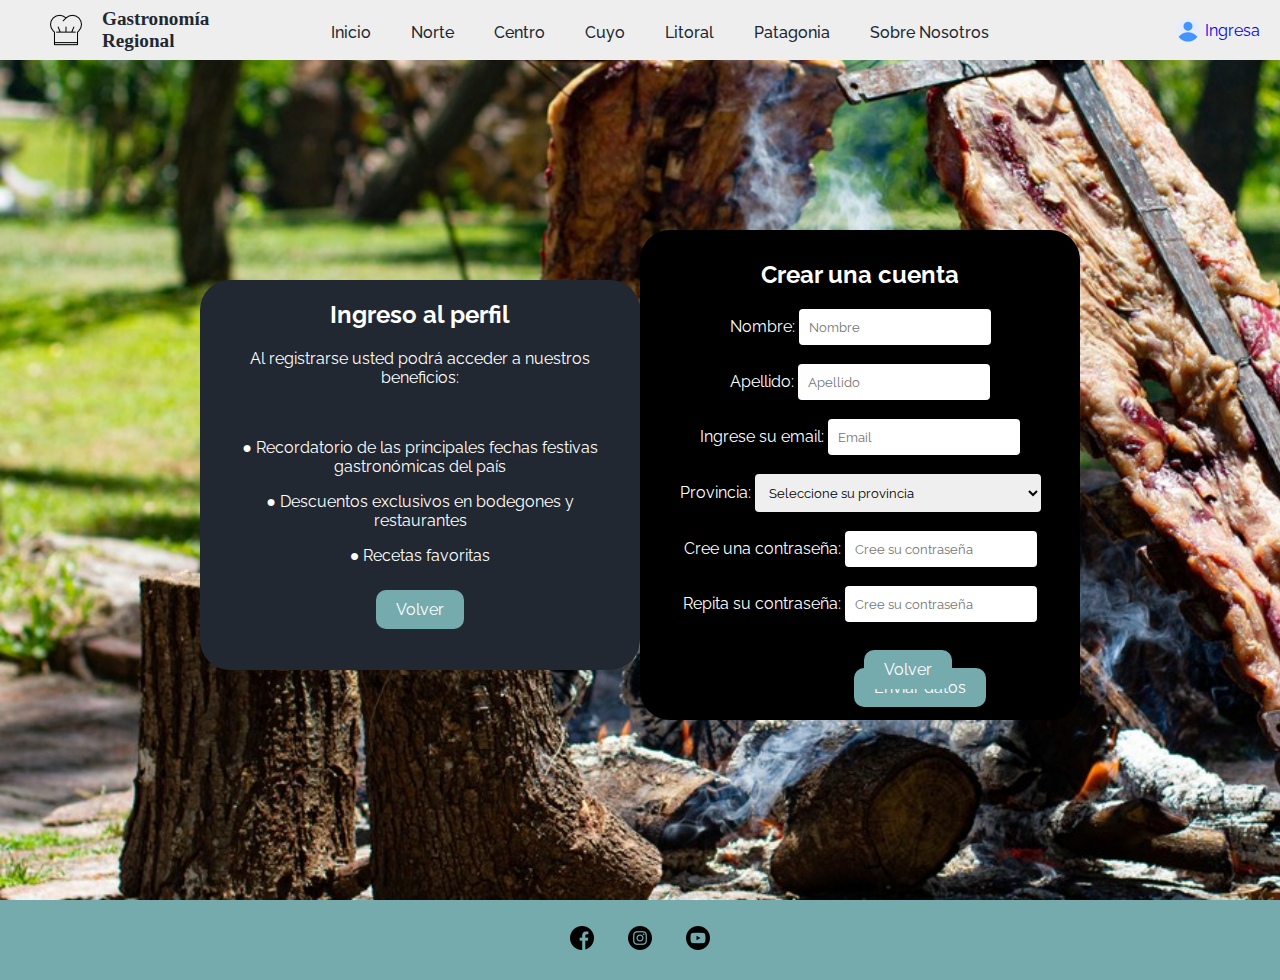
<file: registro.html>
<!DOCTYPE html>
<html lang="en">
<head>
    <meta charset="UTF-8">
    <meta name="viewport" content="width=device-width, initial-scale=1.0">
    <title>Registro</title>
    <link rel="stylesheet" href="./css/estilos.css">
    <link rel="shortcut icon" href="./imagenes/sombrero-de-cocinero.png" type="image/x-icon">
    <style>
        @import url('https://fonts.googleapis.com/css2?family=Open+Sans:ital,wght@0,300..800;1,300..800&family=Quicksand:wght@300..700&family=Raleway:ital,wght@0,100..900;1,100..900&family=Roboto:ital,wght@0,100;0,300;0,400;0,500;0,700;0,900;1,100;1,300;1,400;1,500;1,700;1,900&display=swap');
    </style>
</head>

<body>
    <div class="contenedor">
        <header>
            <div class="logo">
                <img src="./imagenes/sombrero-de-cocinero.png" alt="logo" id="top">
                <p>Gastronomía <br>Regional</p>
            </div>
            <nav>
                <ul>
                    <li><a href="index.html">Inicio</a></li>
                    <li><a href="norte.html">Norte</a></li>
                    <li><a href="centro.html">Centro</a></li>
                    <li><a href="cuyo.html">Cuyo</a></li>
                    <li><a href="litoral.html">Litoral</a></li>
                    <li><a href="patagonia.html">Patagonia</a></li>
                    <li><a href="contacto.html">Sobre Nosotros</a></li>
                </ul>
            </nav>
            <div class="ingreso">
                <img src="./imagenes/user_3177440.png" alt="usuario">
                <a href="ingreso.html">Ingresa</a>
            </div>
        </header>
    <main>
          <div class="ingreso-principal">
                <div class="info-form-2"> 
                    <h2>Ingreso al perfil</h2>
                    <p> Al registrarse usted podrá acceder a nuestros beneficios:</p> <br>
                    <p> &#9679 Recordatorio de las principales fechas festivas gastronómicas del país </p>
                    <p> &#9679 Descuentos exclusivos en bodegones y restaurantes</p>
                    <p> &#9679 Recetas favoritas</p> <br>
                    <a class="link-form" href="ingreso.html">Volver</a>       
          </div>

          <div class="form-registro">
            <h2>Crear una cuenta</h2>
                <form>
                <label>Nombre:</label>
                <input class="input-form" type="text" name="nombre" id="nombre" placeholder="Nombre"> <br><br>
                <label>Apellido:</label>
                <input class="input-form" type="text" name="apellido" id="apellido" placeholder="Apellido"><br><br>
                <label>Ingrese su email:</label>
                <input class="input-form" type="email" name="email" id="email" placeholder="Email"><br><br>
                <label for="provincia">Provincia:</label>
                <select class="input-form">
                    <option value="">Seleccione su provincia</option>
                    <option value="buenosAires">Buenos Aires</option>
                    <option value="catamarca">Catamarca</option>
                    <option value="chaco">Chaco</option>
                    <option value="chubut">Chubut</option>
                    <option value="cordoba">Córdoba</option>
                    <option value="corrientes">Corrientes</option>
                    <option value="entreRios">Entre Ríos</option>
                    <option value="formosa">Formosa</option>
                    <option value="jujuy">Jujuy</option>
                    <option value="laPampa">La Pampa</option>
                    <option value="laRioja">La Rioja</option>
                    <option value="mendoza">Mendoza</option>
                    <option value="misiones">Miosiones</option>
                    <option value="neuquen">Neuquén</option>
                    <option value="rioNegro">Río Negro</option>
                    <option value="salta">Salta</option>
                    <option value="sanJuan">San Juan</option>
                    <option value="sanLuis">San Luis</option>
                    <option value="santaCruz">Santa Cruz</option>
                    <option value="santaFe">Santa Fe</option>
                    <option value="santiagoDelEstero">Santiago del Estero</option>
                    <option value="tucuman">Tucumán</option>
                    <option value="tierraDelFuegoEIslas">Tierra del Fuego e Islas del Atlántico Sur</option></select> <br><br>
                <label>Cree una contraseña:</label>
                <input class="input-form" type="password" name="contraseña" id="constraseña" placeholder="Cree su contraseña"><br><br>
                <label>Repita su contraseña:</label>
                <input class="input-form" type="password" name="contraseña" id="constraseña" placeholder="Cree su contraseña"><br><br> <br>
                <a class="link-form-1" href="ingreso.html">Volver</a> <button class="boton-formulario-2">Enviar datos</button>
            </form>

        </div>
    </div>  
    </main>
    <footer>
        <div class="social">
            <a href="https://www.facebook.com" target="_blank"><img src="./imagenes/facebook_1384005.png"
                    alt="facebook"></a>
            <a href="https://www.instagram.com" target="_blank"><img src="./imagenes/instagram_1384015.png"
                    alt="instagram"></a>
            <a href="https://www.youtube.com" target="_blank"><img src="./imagenes/youtube_1384012.png"
                    alt="youtube"></a>
        </div>
    </footer>
</body>
</html>
</file>
<file: css/estilos.css>
body {
    margin: 0;
    padding: 0;
    box-sizing: border-box;
    font-family: "Raleway", sans-serif;
    background-color: #222831;
}

.contenedor {
    display: grid;
    grid-template-rows: auto 1fr auto;
    grid-template-columns: 1fr;
    height: 100vh;
}

header {
    position: fixed;
    z-index: 1000;
    width: 100%;
    height: 60px;
    background-color: #EEEEEE;
    display: flex;
    justify-content: space-between;
    align-items: center;
}

.ingreso {
    display: flex;
    align-items: center;
    justify-content: center;
    width: 80px;
    margin-right: 20px;
}

.ingreso a {
    padding: 5px;
    text-decoration: none;
}

.logo {
    display: flex;
    align-items: center;
    margin-left: 50px;

}

.logo p {
    font-family: "Marcellus SC", serif;
    color: #222831;
    font-size: 1.2em;
    margin-left: 10px;
    font-weight: bold;
    padding-left: 10px;
}

nav ul {
    display: flex;
    padding: 0;
    margin-right: 30px;
    font-size: 1em
}

nav ul li {
    list-style-type: none;
    margin-right: 40px;
}

nav ul a {
    text-decoration: none;
    color: #222831;
    font-weight: 500;
}

ul a:hover {
    border-bottom: 5px #76ABAE solid;
    font-weight: 600;
    padding-bottom: 8px;
}

.ingreso a:hover {
    font-weight: 600;
    color: #76ABAE;
    outline: 1px solid #222831;
}

.img-fondo {
    width: 100%;
    height: auto;
    background-size: cover;
    background-repeat: no-repeat;
}

.contenedor .contenedor-main {
    display: grid;
    grid-template-columns: 1fr 2fr;
    background-color: #222831;
    color: white;
    align-items: center;
    text-align: center;

}

.texto p {
    color: #EEEEEE;
    font-size: 0.9em;
    line-height: 1.5;
    margin-top: 40px;
    padding: 0 10px;
}

h1 {
    font-family: "Marcellus SC", serif;
    font-size: 3em;
    font-weight: 500;
    color: #EEEEEE;
    margin-top: 60px;
}

footer {
    display: flex;
    align-items: center;
    justify-content: center;
    background-color: #76ABAE;
    color: #222831;
    height: 80px;

    position: relative;
}
.social img {
    padding: 15px;
    transition: transform 0.3s ease-in-out; 
}
.social img:hover {
    transform: scale(1.1); 
}

/* Estilos regiones */

.contenedor-regiones {
    display: grid;
    grid-template-rows: repeat(3, auto);
}

.cont-main-regiones {
    display: grid;
    grid-template-rows: auto 1fr;
    position: relative;
}
.norte .imagen{
    background-image: url(../imagenes/jujuy.jpg);
}

.centro .imagen{
    background-image: url(../imagenes/obelisco-noche-1500x610-luces-2022.jpg);
    background-color: #76abaec4;
}

.cuyo .imagen{
    background-image: url(../imagenes/viñedos\ -\ montañas.jpg);
}

.litoral .imagen{
    background-image: url(../imagenes/litoral.jpg);
}

.patagonia .imagen {
    background-image: url(../imagenes/patagonia.jpg);
}
.imagen {
    display: flex;
    flex-direction: column;
    justify-content: center;
    align-items: center;   
    background-size: 100% auto;
    height: 100vh;
    background-repeat: no-repeat;
    position: relative;
}


.titulo-region {
    background-color: #76abae94;
    width: 100%;
    text-align: center;
    padding-bottom: 10px;
}

.titulo-region p {
    color: #EEEEEE;
    font-size: 1.2em;
    width: 75%;
    margin: 0 auto;
    margin-bottom: 30px;
}

.titulo-region h1 {
    font-weight: normal;
    margin-top: 0;
}

.recetas{
    display: grid;
    grid-template-rows: repeat(3, auto);
    gap: 10px;
    margin: 20px auto;
    width: 80%;
}

.cont-recetas{
   padding-top: 60px;
}

.recetas h3 {
    color: #ddd;
    font-weight: 500;
    margin-top: 0;
}

.recetas h4 {
    margin: 0;
}


.recetas > article {
    background-color: #EEEEEE;
    display: grid;
    grid-template-columns: 1fr 2fr;
    transition: transform 0.3s ease-in-out;
}

.recetas article:hover {
    box-shadow: 0 0 20px rgba(113, 112, 112, 0.395);
    transform: scale(1.02);
}

article .img-receta{
    background-size: cover;
    background-position: center;  
    width: 100%;    
}

.img-receta{
    background-size: cover;
    background-position: center;  
    width: 100%;    
}

.empanadas .img-receta {
    background-image: url(../imagenes/empanadas.jpg);  
}

.humita .img-receta{
    background-image: url(../imagenes/humita-chala-1024x683.jpg);
}

.locro .img-receta {
    background-image: url(../imagenes/locro.jpg);
}

.asado .img-receta{
    background-image: url(../imagenes/fondo-asado2.jpg);
}

.milanesas .img-receta{
    background-image: url(../imagenes/milanesas.jpg);
}

.pastas .img-receta{
    background-image: url(../imagenes/pastas.jpg);
}

.pizza .img-receta{
    background-image: url(../imagenes/pizza.jpeg);
}

.cabrito .img-receta{
    background-image: url(../imagenes/piernas-de-cabrito-asadas-1.jpg);
}

.carbonada .img-receta{
    background-image: url(../imagenes/carbonada-en-zapallo.jpg);
}

.cazuela .img-receta{
    background-image: url(../imagenes/cazuelaave.jpg);
}

.puchero .img-receta{
    background-image: url(../imagenes/Receta-de-Puchero.webp);
}

.surubi .img-receta {
    background-image: url(../imagenes/surubi.webp);
}

.sopa_paraguaya .img-receta {
    background-image: url(../imagenes/sopa-paraguaya.jpg);
}

.chipa .img-receta {
    background-image: url(../imagenes/chipa.jpg);
}

.cordero .img-receta {
    background-image: url(../imagenes/cordero-paatag.jpg);
}

.trucha .img-receta {
    background-image: url(../imagenes/trucha.webp);
}

.mariscos .img-receta {
    background-image: url(../imagenes/mariscos.webp);
}

.ciervo .img-receta {
    background-image: url(../imagenes/ciervo.webp);
}

.txt-receta {
    position: relative;
    padding: 10px;
}

button {
    border-radius: 45px;
    background-color: #76ABAE;
    border: 1px #76ABAE solid;
    color: #EEEEEE;
    padding: 7px 12px;
    float: right;
}

button:hover {
    background-color: #039fa8;
}
.recetas-preparacion button {
    display: block; 
    margin: 20px auto;
}
.top-btn {
    position: fixed;
    bottom: 20px;
    right: 20px; 
    z-index: 1000;
    background-color: #fff;
    border: 1px solid #ddd;
    border-radius: 50%;
    width: 40px;
    height: 40px;
    display: flex;
    justify-content: center;
    align-items: center;
    box-shadow: 0 2px 5px rgba(0, 0, 0, 0.2);
    transition: opacity 0.3s ease;
}

.top-btn:hover {
    opacity: 0.8;
}

.titulo-main {
    border-bottom: grey solid 8px;
    color: white;
    text-align: center;
    padding-top: 20px;
    padding-bottom: 20px;
}

.slider {
    align-items: center;
    background-color: rgba(255, 255, 255, 0.2);
    border-bottom: rgb(240, 232, 232) solid 8px;
    color: white;
    display: grid;
    grid-template-columns: 1fr 2fr;
    text-align: center;
}

@keyframes slidein {
    from {
        opacity: 0.2;
    }
  
    to {
        opacity: 1;
    }
  }

.texto-slider p {
    color: #EEEEEE;
    font-size: 0.9em;
    line-height: 1.5;
    margin-top: 40px;
    padding: 0 10px;
}

h1 {
    font-family: "Marcellus SC", serif;
    font-size: 3em;
    font-weight: 500;
    color: #EEEEEE;
    margin-top: 60px;
}

.img-fondo-slider {
    width: 100%;
    height: auto;
    background-size: cover;
    background-repeat: no-repeat;
    display: flex;
    justify-content: flex-end;
}

.img-fondo-slider img {
    display: block;
    width: 60vw;
    height: 70vh;
    transition: 2000ms;
}

.ingreso-principal {
    display: flex;
    background-image: url(../imagenes/fondo-asado2.jpg);
    height: auto;
    background-size: cover;
    background-repeat: no-repeat;
    color: white;
    align-items: center;
    height: 100vh;
    width: 100vw;
}

.info-form {
    background-color: #222831;
    height: 390px;
    width: 50px;
    text-align: center; 
    margin-left: 330px;
    border-radius: 30px;
    padding: 0px 30px;
    box-sizing: border-box;
}

.login {
    display: flex;                     
    flex-direction: column;
    justify-content: center;
    align-items: center;
    background-color: black;
    width: 50px;
    height: 390px;
    text-align: center;
    margin-right: 330px;
    border-radius: 30px;
}

.info-form, .info-form-2, .login, .form-registro {
    flex: 1;
    margin-top: 50px;
}

.boton-formulario {
    padding: 10px 20px;
    background-color: #76ABAE;
    color: white;
    border: none;
    border-radius: 10px;
    cursor: pointer;
    font-family: "Raleway";
    font-size: 1em;
    transition: background-color 0.5s;
}

.boton-formulario-1 {
    padding: 10px 20px;
    background-color: #76ABAE;
    color: white;
    border: none;
    border-radius: 10px;
    cursor: pointer;
    font-family: "Raleway";
    font-size: 1em;
    transition: background-color 0.5s;
    margin-right: 1.5em;
}

.boton-formulario-2 {
    padding: 10px 20px;
    background-color: #76ABAE;
    color: white;
    border: none;
    border-radius: 10px;
    cursor: pointer;
    font-family: "Raleway";
    font-size: 1em;
    transition: background-color 0.5s;
    margin-left: 1em;
    margin-right: 4em;
    margin-top: -0.7em; 
}

.input-form {
    padding: 10px;
    border: none;
    border-radius: 4px;
    font-family: "Raleway";
}

.link-form {
    background-color: #76ABAE;
    color: white;
    padding: 10px 20px;
    border: none;
    border-radius: 10px;
    text-decoration: none;
    font-family: "Raleway";
    transition: background-color 0.5s;
}

.link-form-1 {
    background-color: #76ABAE;
    color: white;
    padding: 10px 20px;
    border: none;
    border-radius: 10px;
    text-decoration: none;
    font-family: "Raleway";
    transition: background-color 0.5s;
    margin-right: 0em;
    margin-left: 6em;
}
.registro-principal {
    display: flex;
    background-image: url(imagenes/fondo-asado2.jpg);
    height: auto;
    background-size: cover;
    background-repeat: no-repeat;
    color: white;
    align-items: center;
    height: 100vh;
    width: 100vw;
    flex-direction: row;
    justify-content: center;
}

.info-form-2 {
    background-color: #222831;
    height: 390px;
    width: 50px;
    text-align: center; 
    margin-left: 200px;
    border-radius: 30px;
    padding: 0px 30px;
    box-sizing: border-box;
}

.form-registro {
    background-color: black;
    width: 800px;
    height: 470px;
    text-align: center;
    margin-right: 200px;
    border-radius: 30px;
    padding: 10px 30px;
}

.link-form:hover, .boton-formulario-1:hover, .boton-formulario:hover,
.boton-formulario-2:hover, .link-form-1:hover {
    background-color: #222831;
}
.recetas-main{
    display: block;
}

.recetas-contenedor{
    display: grid;
    grid-template-columns: 1fr 2fr;
    grid-template-rows: 1fr 1fr;
    gap: 10px;
    width: 90%;
    margin: 60px auto 40px auto;
    height: 82vh;
}

.recetas-imagen {
    grid-column: 1; 
    grid-row: 1 / span 2;
}

.recetas-preparacion{
    grid-column: 2; 
    grid-row: 1 / span 2; 
    background-color: #EEEEEE;
    padding: 10px;
    position: relative;
}

.recetas-preparacion button {
    position: absolute;
    bottom: 0;
    right: 10px;
}

.recetas-preparacion ol, ul{
    font-size: 0.8em;
    line-height: 1.7;
    margin: 5px 0 0 0;
}

.recetas-contenedor h3, h4 {
    margin: 10px 0 0 25px;
    font-weight: 600;
}

.recetas-contenedor h3 {
    margin: 10px 0;
}

.recetas p {
    line-height: 1.5;
}

.recetas-ingredientes {
    grid-column: 1;
    grid-row: 2;
    background-color:#EEEEEE;
}

.recetas-ingredientes ul li{
    line-height: 1.5;
}

.recetas-contenedor > div:first-child {
    background-size: cover;
    background-position: center;
    object-fit: cover;
}

.recetas-imagen-empanadas {
    background-image: url(../imagenes/empanadas.jpg);    
}

.recetas-imagen-humita {
    background-image: url(../imagenes/humita-chala-1024x683.jpg);
}

.recetas-imagen-locro {
    background-image: url(../imagenes/locro.jpg);
}

.recetas-imagen-asado {
    background-image: url(../imagenes/fondo-asado.png);
}

.recetas-imagen-milanesas{
    background-image: url(../imagenes/milanesas.jpg);
}

.recetas-imagen-pastas {
    background-image: url(../imagenes/pastas.jpg);
}

.recetas-imagen-pizza {
    background-image: url(../imagenes/pizza.jpeg);
}

.recetas-imagen-cabrito {
    background-image: url(../imagenes/piernas-de-cabrito-asadas-1.jpg);
}

.recetas-imagen-carbonada {
    background-image: url(../imagenes/carbonada-en-zapallo.jpg);
}

.recetas-imagen-cazuela {
    background-image: url(../imagenes/cazuelaave.jpg);
}

.recetas-imagen-puchero {
    background-image: url(../imagenes/Receta-de-Puchero.webp);
}

.recetas-imagen-surubi {
    background-image: url(../imagenes/surubi.webp);
}

.recetas-imagen-sopa {
    background-image: url(../imagenes/sopa-paraguaya.jpg);
}

.recetas-imagen-chipa {
    background-image: url(../imagenes/chipa.jpg);
}

.recetas-imagen-cordero {
    background-image: url(../imagenes/cordero-paatag.jpg);
}

.recetas-imagen-trucha {
    background-image: url(../imagenes/trucha.webp);
}

.recetas-imagen-mariscos {
    background-image: url(../imagenes/mariscos.webp);
}

.recetas-imagen-ciervo {
    background-image: url(../imagenes/ciervo.webp);
}
.titulo-recomendaciones {
    background-color:#76ABAE;
    padding: 20px;
}

.recomendaciones {
    padding-top: 60px;
}

.h3-recomendaciones {
    color: white;
    font-weight: 500;
    font-size: 2em;
    margin-top: 0;
    text-align: center;
}

.p-recomendaciones {
    color: white;
    text-align: center;
    margin-left: 3em;
    margin-right: 3em;
}

.contenedor-acordeon{
    width: 100%;
    max-width: 1080px;
    margin: auto;
    margin-top: 80px;
    margin-bottom: 80px;
}
.contenedor-acordeon h2{
    text-align: center;
    font-size: 40px;
    margin-bottom: 35px;
}

.acordeon {
    background: #fff;
}

.acordeon label {
    display: block;
    padding: 20px;
    font-size: 20px;
    background: #1c1c1c;
    color: #fff;
    cursor: pointer;
    margin-bottom: 2px;
    transition: all 300ms ease;
}

.acordeon label:hover {
    background: #2e2e2e;
}

.acordeon .contenido-acordeon {
    padding: 0px;
    margin: 0px 20px;
    max-height: 0px;
    overflow: auto;
    transition: all 800ms ease;
}

.btn-acordeon:checked ~ .contenido-acordeon{
    max-height: 800px;
    padding: 15px 0px;
}

.btn-acordeon{
    display: none;
    margin-top: 0px;
}

.iframe-ig {
    width: 100%; 
    height: 300px
}

.iframe-maps {
    width: 100%; 
    height: 300px
}

.iframes {
    margin-bottom: 500px;
    display: flex;
    justify-content: center; 
    align-items: center; 
    gap: 20px; 
    width: 100%;
}

.iframe-ig .iframe-maps {
    display: 1;
    
}

.p-iframe{
    color:white;
    background-color: #76ABAE;
    padding: 10px, 20px, 10px, 20px;
    text-align: center;
}

.iframe-maps-2 {
    width: 400px;
}

.contenedor-contacto {
        display: flex;
        background-image: url(../imagenes/fondo-principal.jpg);
        height: auto;
        background-size: cover;
        background-repeat: no-repeat;
        color: white;
        align-items: center;
        /* height: 100vh; */
        width: 100vw;
        overflow: hidden;
    }

.form-contacto {
    background-color: #222831;
    height: 390px;
    width: 50px;
    text-align: center; 
    margin-left: 330px;
    border-radius: 30px;
    padding: 0px 30px;
    box-sizing: border-box;
}

.form-contacto-con-js {
    background-color: black;
    width: 800px;
    height: 500px;
    text-align: center;
    margin-right: 200px;
    border-radius: 30px;
    padding: 10px 30px;
} 

.contenedor-contacto, .form-contacto, .form-contacto-con-js {
    flex: 1;
    margin-top: 30px;
}

.alertas {
    width: 23em;
    height: 13em;
    text-align: center;
    margin: auto;
    padding-top: 20px;
    color: #FF0000;
    font-weight: bold;
    background-color: black;
}
.input-form {
    padding: 10px;
    border: none;
    border-radius: 4px;
    font-family: "Raleway";
    }

.boton-formulario-contacto {
    padding: 10px 20px;
    background-color: #76ABAE;
    color: white;
    border: none;
    border-radius: 10px;
    cursor: pointer;
    font-family: "Raleway";
    font-size: 1em;
    transition: background-color 0.5s;
}


.alertas {
    background: none;
    position: absolute;
    height: 1.5rem;
}
</file>
